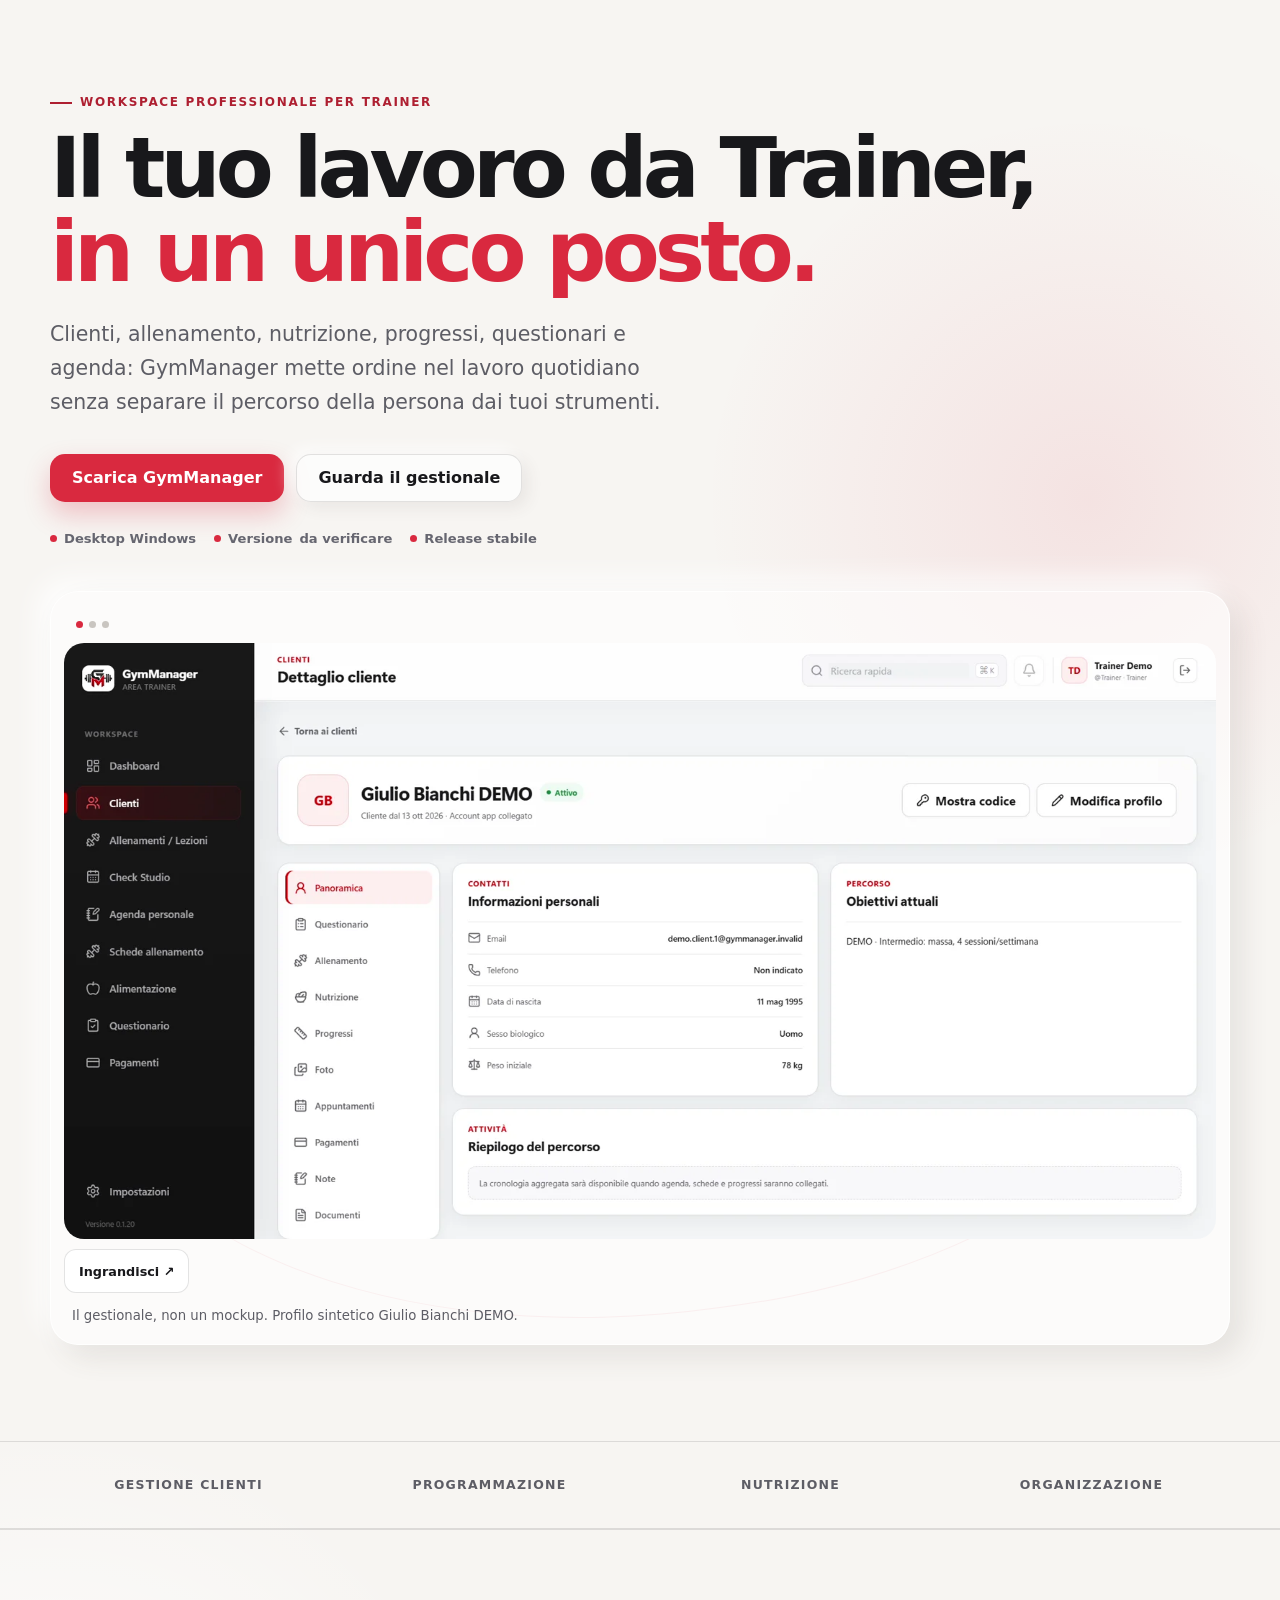
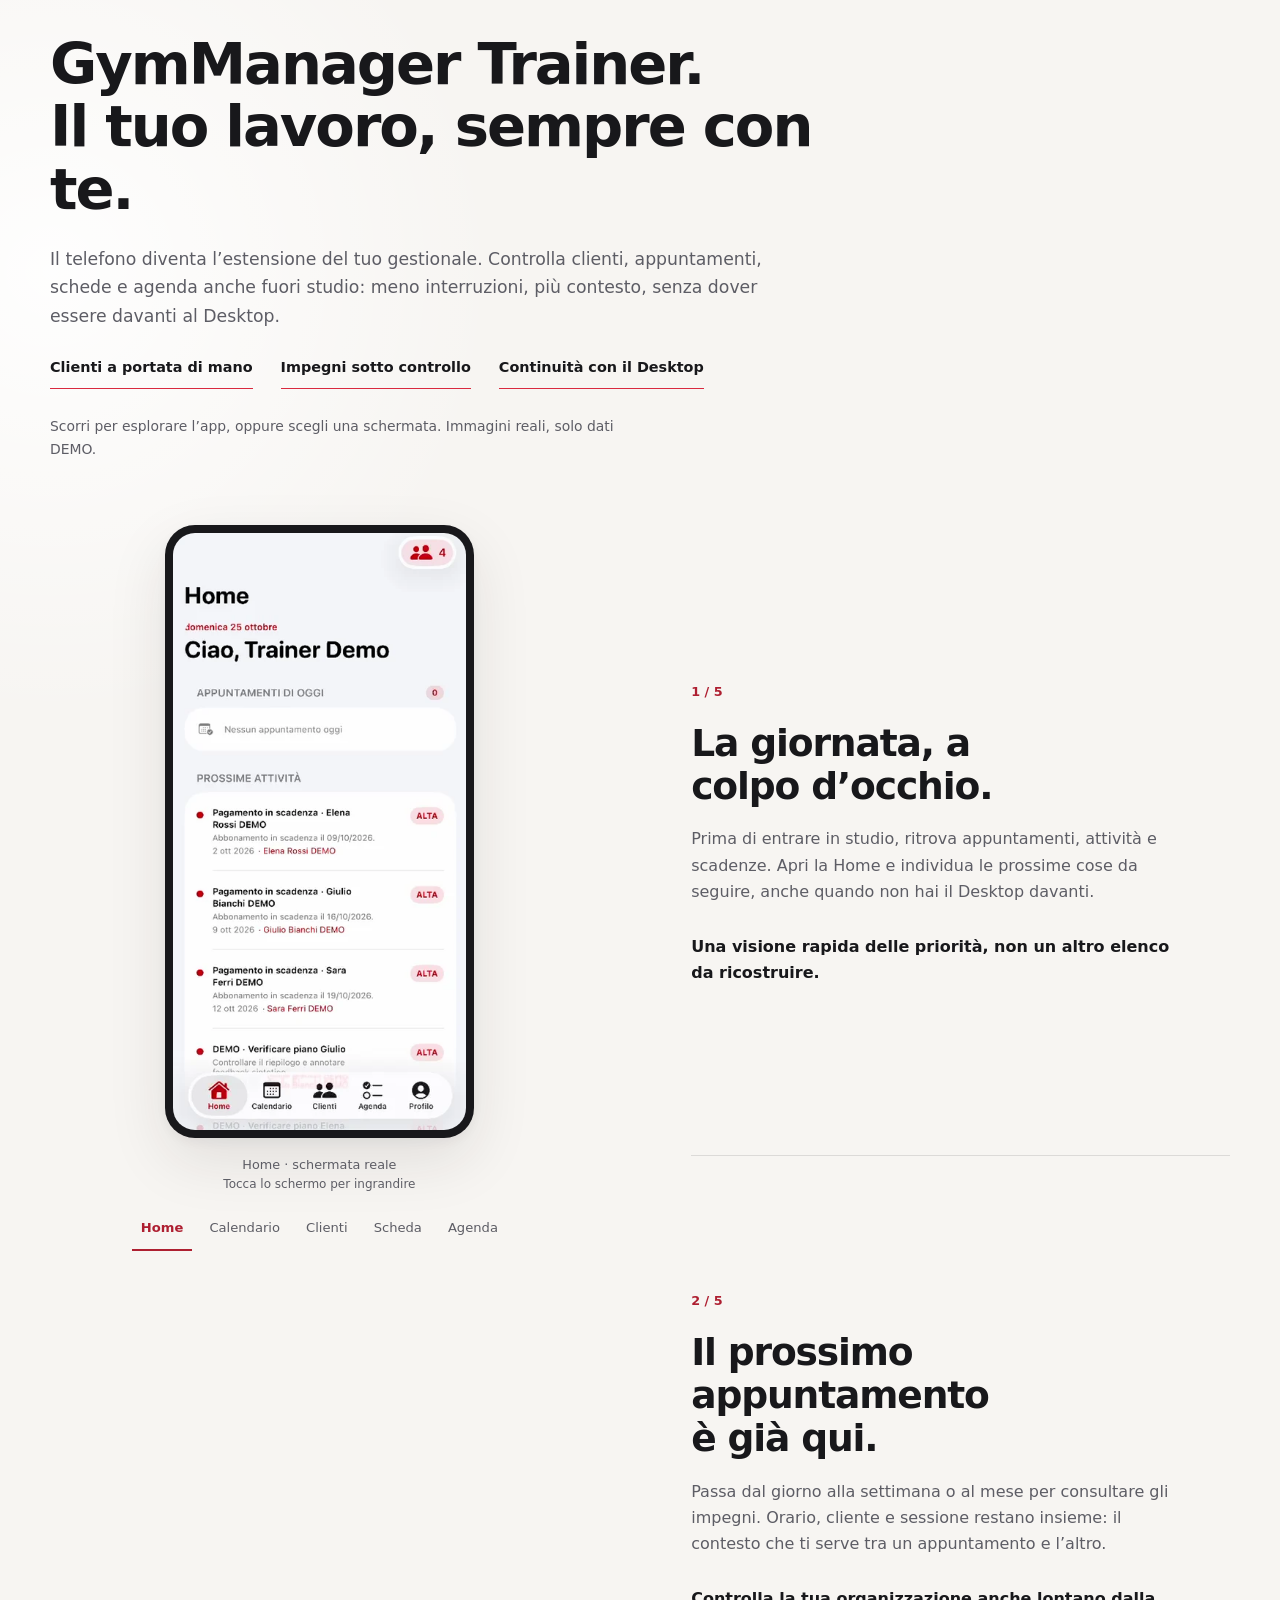
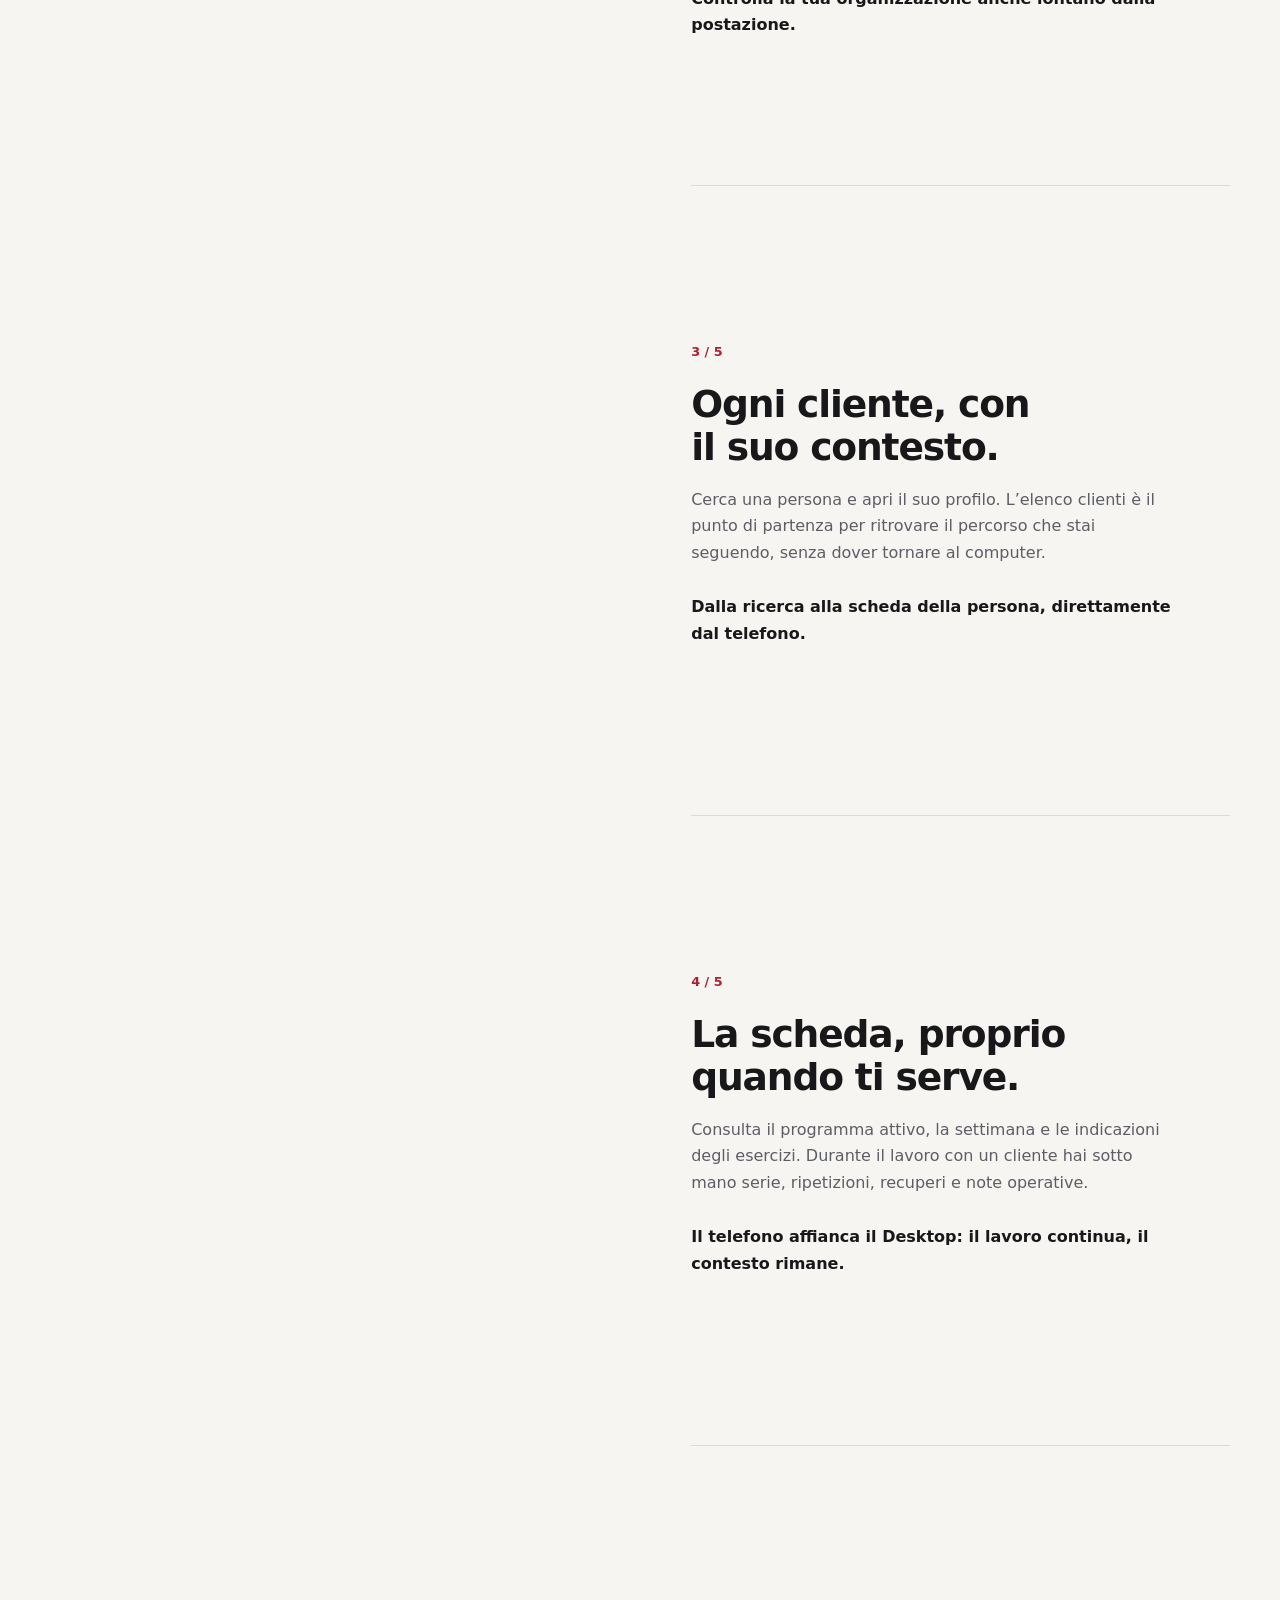
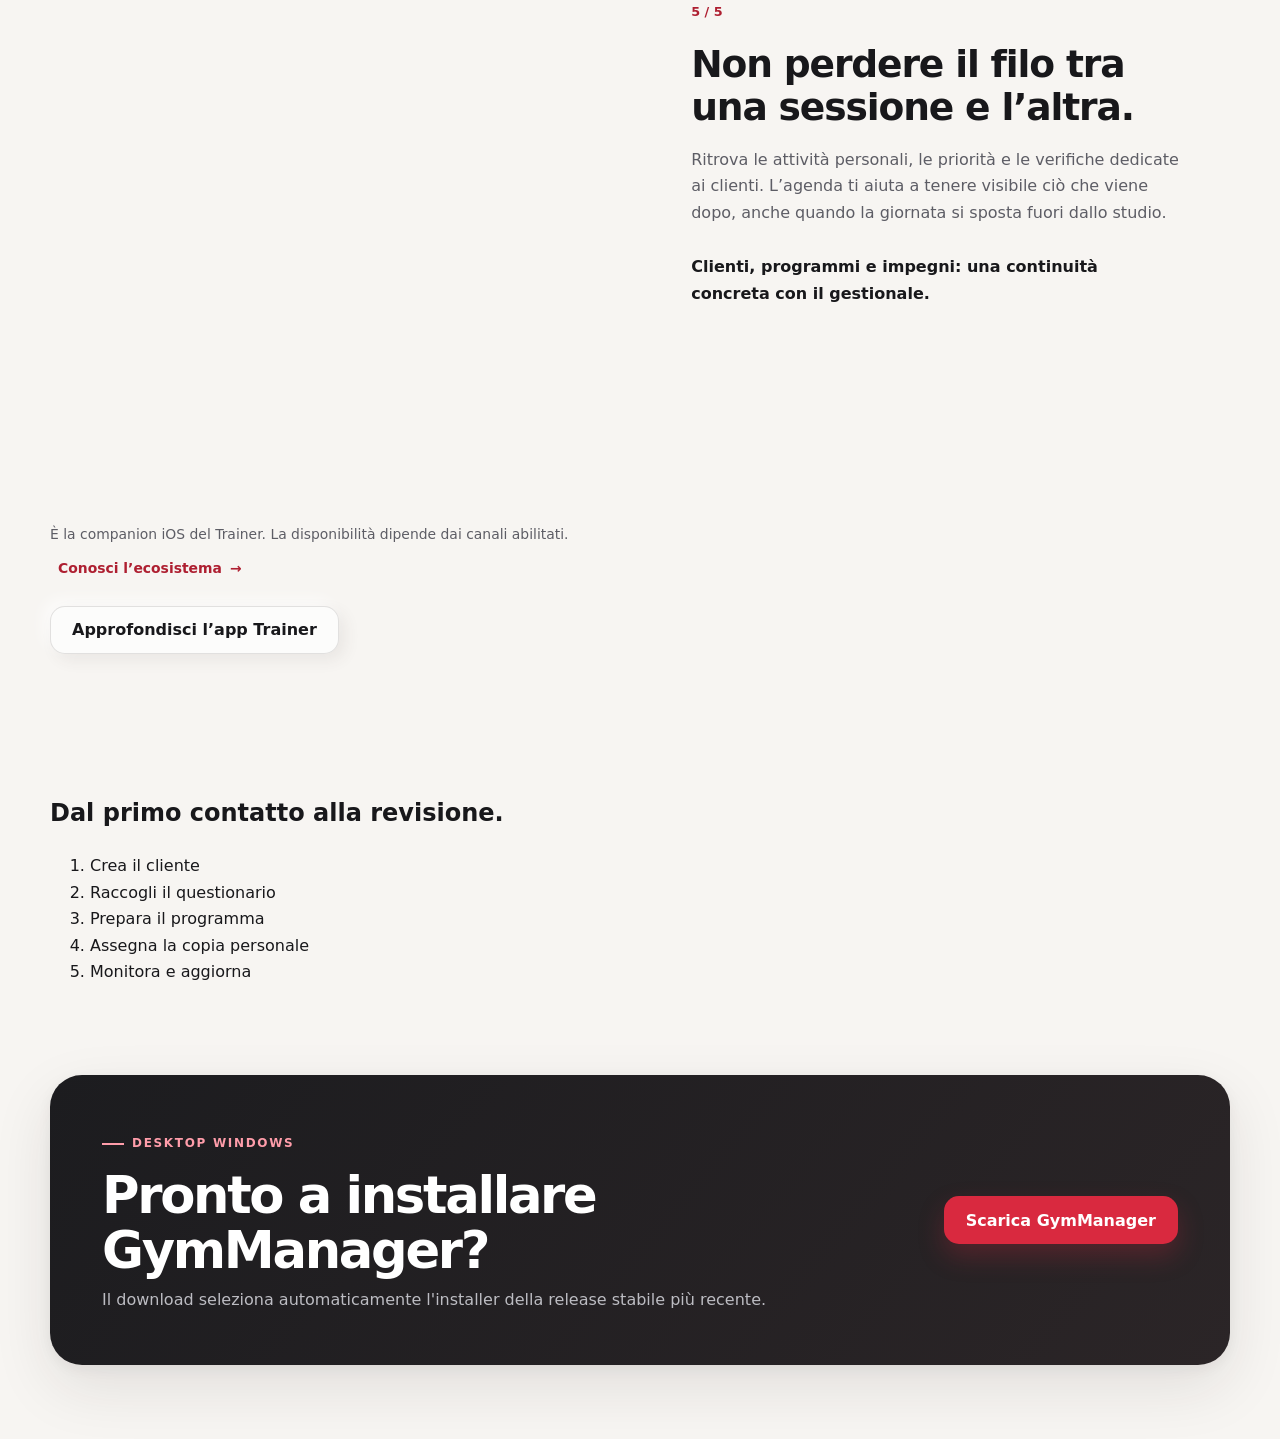
<file: index.html>
<!doctype html>
<html lang="it">
<head>
  <meta charset="utf-8">
  <meta name="viewport" content="width=device-width, initial-scale=1">
  <title>GymManager — Gestionale per Personal Trainer</title>
  <meta name="description" content="GymManager riunisce clienti, allenamento, nutrizione, progressi, questionari e agenda in un unico gestionale Desktop per Personal Trainer.">
  <meta property="og:title" content="GymManager — Gestionale per Personal Trainer">
  <meta property="og:description" content="Il lavoro quotidiano del Trainer, organizzato in un unico ambiente professionale.">
  <meta property="og:type" content="website">
  <meta name="theme-color" content="#18181b">
  <link rel="icon" href="assets/brand/favicon.png" type="image/png">
  <link rel="stylesheet" href="assets/css/styles.css">
  <link rel="stylesheet" href="assets/css/desktop.css">
  <script defer src="assets/js/site.js"></script>
  <script defer src="assets/js/app-showcase.js"></script>
  <script defer src="assets/js/download.js"></script>
</head>
<body class="route-home" id="top">
  <a class="skip-link" href="#contenuto">Vai al contenuto</a>
  <!-- Shared header is rendered by scripts/site-layout.mjs. -->

  <main id="contenuto">
    <section class="hero">
      <div class="hero-grid container">
        <div class="hero-copy reveal">
          <span class="eyebrow">Workspace professionale per Trainer</span>
          <h1>Il tuo lavoro da Trainer, <em>in un unico posto.</em></h1>
          <p>Clienti, allenamento, nutrizione, progressi, questionari e agenda: GymManager mette ordine nel lavoro quotidiano senza separare il percorso della persona dai tuoi strumenti.</p>
          <div class="hero-actions">
            <a class="button button--primary" href="download/">Scarica GymManager</a>
            <a class="button button--secondary" href="#desktop">Guarda il gestionale</a>
          </div>
          <div class="hero-meta" aria-label="Informazioni prodotto">
            <span>Desktop Windows</span>
            <span>Versione <b data-release-version>—</b></span>
            <span>Release stabile</span>
          </div>
        </div>
        <div class="hero-visual reveal">
          <div class="hero-orbit" aria-hidden="true"></div>
          <div class="app-frame">
            <div class="app-frame__bar" aria-hidden="true"><i></i><i></i><i></i></div>
            <img class="screenshot-image" data-screenshot fetchpriority="high" width="1600" height="828" src="assets/screenshots/12-client-demo.webp" alt="Scheda del cliente sintetico Giulio Bianchi DEMO nel gestionale reale: dati del percorso e accesso ad allenamento, nutrizione e progressi">
            <p class="media-caption">Il gestionale, non un mockup. Profilo sintetico Giulio Bianchi DEMO.</p>
          </div>
        </div>
      </div>
    </section>

    <div class="trust-strip" aria-label="Aree principali">
      <div class="trust-strip__inner container">
        <span>Gestione clienti</span><span>Programmazione</span><span>Nutrizione</span><span>Organizzazione</span>
      </div>
    </div>

    <!-- DESKTOP_PREVIEW -->

    <section class="section app-showcase" id="ios-trainer" aria-labelledby="trainer-overview-title" data-app-showcase>
      <div class="container">
        <header class="app-showcase__intro">
          <h2 id="trainer-overview-title">GymManager Trainer.<br>Il tuo lavoro, sempre con te.</h2>
          <p>Il telefono diventa l’estensione del tuo gestionale. Controlla clienti, appuntamenti, schede e agenda anche fuori studio: meno interruzioni, più contesto, senza dover essere davanti al Desktop.</p>
          <ul class="app-showcase__benefits" aria-label="Vantaggi dell’app Trainer">
            <li>Clienti a portata di mano</li><li>Impegni sotto controllo</li><li>Continuità con il Desktop</li>
          </ul>
          <p class="app-showcase__hint">Scorri per esplorare l’app, oppure scegli una schermata. Immagini reali, solo dati DEMO.</p>
        </header>
        <div class="app-showcase__layout">
          <aside class="app-showcase__stage" aria-label="Panoramica per schermate">
            <figure class="app-showcase__figure">
              <button class="showcase-phone" type="button" data-showcase-phone aria-label="Ingrandisci la schermata attiva" aria-haspopup="dialog">
                <img data-showcase-screen="home" class="is-active" src="assets/screenshots/ios-trainer-home.webp" alt="Home reale iOS Trainer con attività e scadenze sintetiche del Trainer Demo" width="400" height="816" loading="lazy" decoding="async">
                <img data-showcase-screen="calendar" aria-hidden="true" src="assets/screenshots/ios-trainer-calendar.webp" alt="Calendario settimanale reale iOS Trainer con allenamenti del cliente Giulio Bianchi DEMO" width="400" height="816" loading="lazy" decoding="async">
                <img data-showcase-screen="clients" aria-hidden="true" src="assets/screenshots/ios-trainer-clients.webp" alt="Elenco clienti reale iOS Trainer con quattro profili sintetici contrassegnati DEMO" width="400" height="816" loading="lazy" decoding="async">
                <img data-showcase-screen="workout" aria-hidden="true" src="assets/screenshots/ios-trainer-workout.webp" alt="Scheda allenamento reale del cliente DEMO con settimana, sessione, serie, ripetizioni e recupero" width="400" height="816" loading="lazy" decoding="async">
                <img data-showcase-screen="agenda" aria-hidden="true" src="assets/screenshots/ios-trainer-agenda.webp" alt="Agenda reale iOS Trainer con attività di verifica e promemoria dei soli clienti DEMO" width="400" height="816" loading="lazy" decoding="async">
              </button>
              <figcaption><span data-showcase-caption>Home · schermata reale iOS Trainer</span><span class="app-showcase__zoom-hint">Tocca lo schermo per ingrandire</span></figcaption>
            </figure>
            <div class="app-showcase__active-copy" data-showcase-active-copy hidden></div>
            <nav class="app-showcase__nav" aria-label="Scegli una schermata Trainer">
              <a href="#trainer-home" data-showcase-link="home" aria-current="step">Home</a>
              <a href="#trainer-calendar" data-showcase-link="calendar">Calendario</a>
              <a href="#trainer-clients" data-showcase-link="clients">Clienti</a>
              <a href="#trainer-workout" data-showcase-link="workout">Scheda</a>
              <a href="#trainer-agenda" data-showcase-link="agenda">Agenda</a>
            </nav>
            <p class="app-showcase__media-error" role="status" hidden>Immagine non disponibile. Puoi continuare a leggere la panoramica qui accanto.</p>
          </aside>
          <div class="app-showcase__steps">
            <article class="app-showcase__step" id="trainer-home" data-showcase-step="home" data-showcase-label="Home">
              <div class="app-showcase__step-copy">
                <span class="app-showcase__index" aria-hidden="true">1 / 5</span>
                <h3>La giornata, a colpo d’occhio.</h3>
                <p>Prima di entrare in studio, ritrova appuntamenti, attività e scadenze. Apri la Home e individua le prossime cose da seguire, anche quando non hai il Desktop davanti.</p>
                <p class="app-showcase__feature">Una visione rapida delle priorità, non un altro elenco da ricostruire.</p>
              </div>
              <img class="app-showcase__inline" src="assets/screenshots/ios-trainer-home.webp" alt="Home reale iOS Trainer con attività e scadenze sintetiche del Trainer Demo" width="400" height="816" loading="lazy" decoding="async">
            </article>
            <article class="app-showcase__step" id="trainer-calendar" data-showcase-step="calendar" data-showcase-label="Calendario">
              <div class="app-showcase__step-copy">
                <span class="app-showcase__index" aria-hidden="true">2 / 5</span>
                <h3>Il prossimo appuntamento è già qui.</h3>
                <p>Passa dal giorno alla settimana o al mese per consultare gli impegni. Orario, cliente e sessione restano insieme: il contesto che ti serve tra un appuntamento e l’altro.</p>
                <p class="app-showcase__feature">Controlla la tua organizzazione anche lontano dalla postazione.</p>
              </div>
              <img class="app-showcase__inline" src="assets/screenshots/ios-trainer-calendar.webp" alt="Calendario settimanale reale iOS Trainer con allenamenti del cliente Giulio Bianchi DEMO" width="400" height="816" loading="lazy" decoding="async">
            </article>
            <article class="app-showcase__step" id="trainer-clients" data-showcase-step="clients" data-showcase-label="Clienti">
              <div class="app-showcase__step-copy">
                <span class="app-showcase__index" aria-hidden="true">3 / 5</span>
                <h3>Ogni cliente, con il suo contesto.</h3>
                <p>Cerca una persona e apri il suo profilo. L’elenco clienti è il punto di partenza per ritrovare il percorso che stai seguendo, senza dover tornare al computer.</p>
                <p class="app-showcase__feature">Dalla ricerca alla scheda della persona, direttamente dal telefono.</p>
              </div>
              <img class="app-showcase__inline" src="assets/screenshots/ios-trainer-clients.webp" alt="Elenco clienti reale iOS Trainer con quattro profili sintetici contrassegnati DEMO" width="400" height="816" loading="lazy" decoding="async">
            </article>
            <article class="app-showcase__step" id="trainer-workout" data-showcase-step="workout" data-showcase-label="Scheda">
              <div class="app-showcase__step-copy">
                <span class="app-showcase__index" aria-hidden="true">4 / 5</span>
                <h3>La scheda, proprio quando ti serve.</h3>
                <p>Consulta il programma attivo, la settimana e le indicazioni degli esercizi. Durante il lavoro con un cliente hai sotto mano serie, ripetizioni, recuperi e note operative.</p>
                <p class="app-showcase__feature">Il telefono affianca il Desktop: il lavoro continua, il contesto rimane.</p>
              </div>
              <img class="app-showcase__inline" src="assets/screenshots/ios-trainer-workout.webp" alt="Scheda allenamento reale del cliente DEMO con settimana, sessione, serie, ripetizioni e recupero" width="400" height="816" loading="lazy" decoding="async">
            </article>
            <article class="app-showcase__step" id="trainer-agenda" data-showcase-step="agenda" data-showcase-label="Agenda">
              <div class="app-showcase__step-copy">
                <span class="app-showcase__index" aria-hidden="true">5 / 5</span>
                <h3>Non perdere il filo tra una sessione e l’altra.</h3>
                <p>Ritrova le attività personali, le priorità e le verifiche dedicate ai clienti. L’agenda ti aiuta a tenere visibile ciò che viene dopo, anche quando la giornata si sposta fuori dallo studio.</p>
                <p class="app-showcase__feature">Clienti, programmi e impegni: una continuità concreta con il gestionale.</p>
              </div>
              <img class="app-showcase__inline" src="assets/screenshots/ios-trainer-agenda.webp" alt="Agenda reale iOS Trainer con attività di verifica e promemoria dei soli clienti DEMO" width="400" height="816" loading="lazy" decoding="async">
            </article>
          </div>
        </div>
        <p class="app-showcase__availability">È la companion iOS del Trainer. La disponibilità dipende dai canali abilitati. <a class="text-link" href="#ecosistema">Conosci l’ecosistema</a></p>
        <p><a class="button button--secondary" href="app-trainer/">Approfondisci l’app Trainer</a></p>
      </div>
    </section>

    <!-- CLIENT_PREVIEW -->

    <div id="come-funziona" class="container workflow-intro"><h2>Dal primo contatto alla revisione.</h2><ol><li>Crea il cliente</li><li>Raccogli il questionario</li><li>Prepara il programma</li><li>Assegna la copia personale</li><li>Monitora e aggiorna</li></ol></div>
    <!-- ECOSYSTEM_STORY -->

<section class="section section--compact" id="inizia">
      <div class="container">
        <div class="cta-panel reveal">
          <div><span class="eyebrow">Desktop Windows</span><h2>Pronto a installare GymManager?</h2><p>Il download seleziona automaticamente l'installer della release stabile più recente.</p></div>
          <a class="button button--primary" href="download/">Scarica GymManager</a>
        </div>
      </div>
    </section>



  </main>

  <!-- Shared footer is rendered by scripts/site-layout.mjs. -->
</body>
</html>
</file>
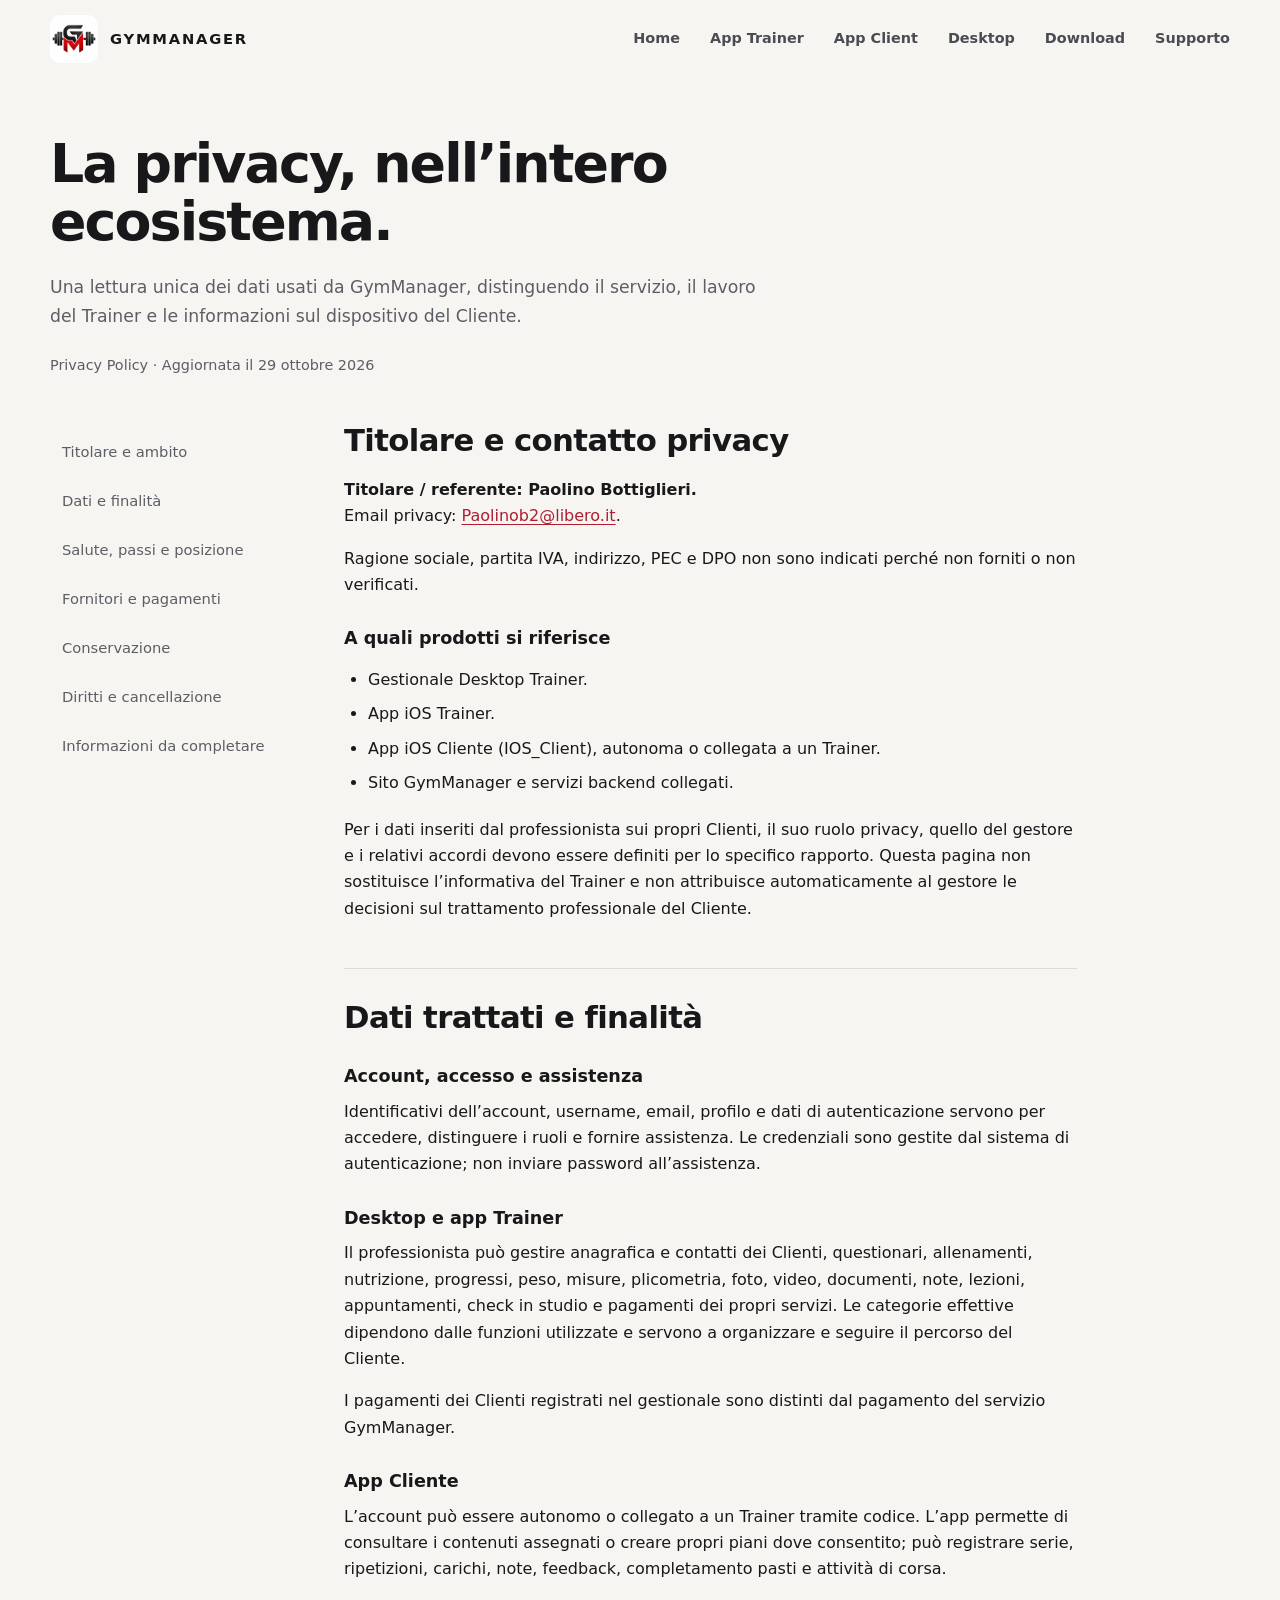
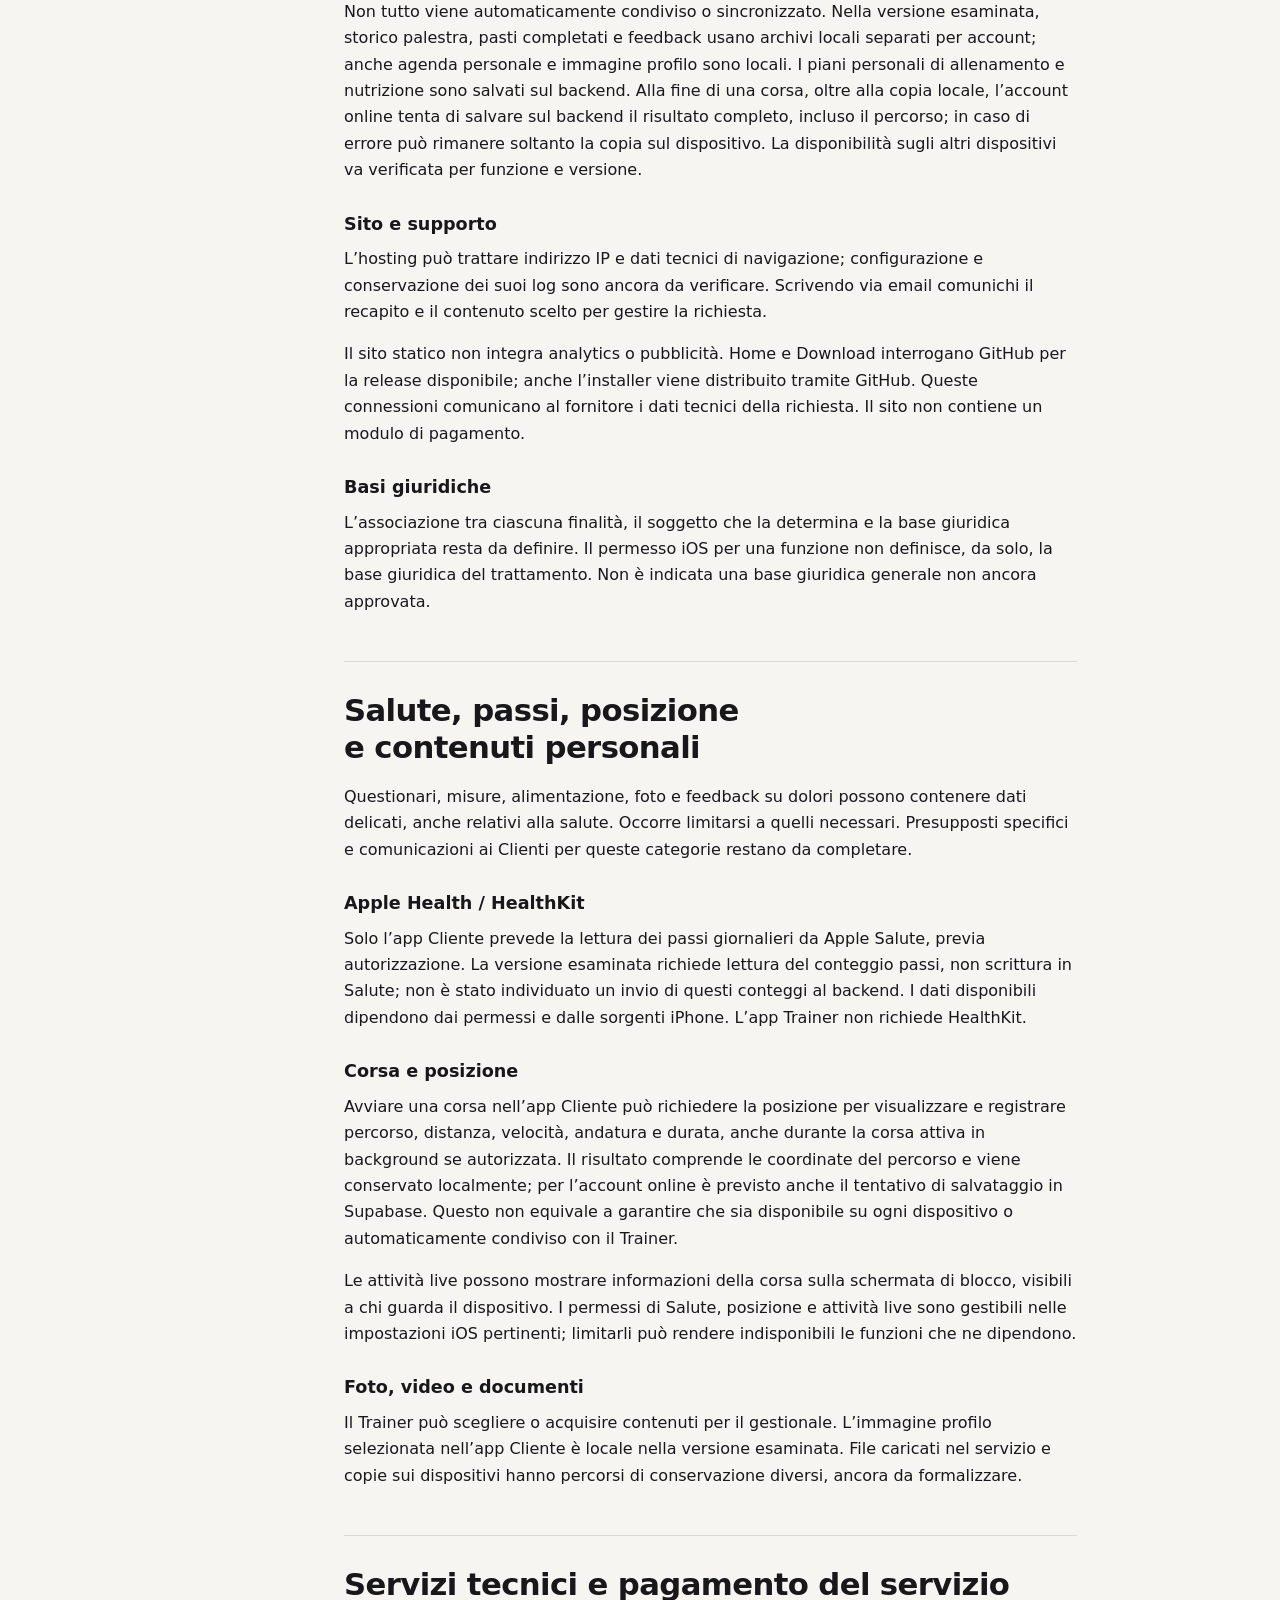
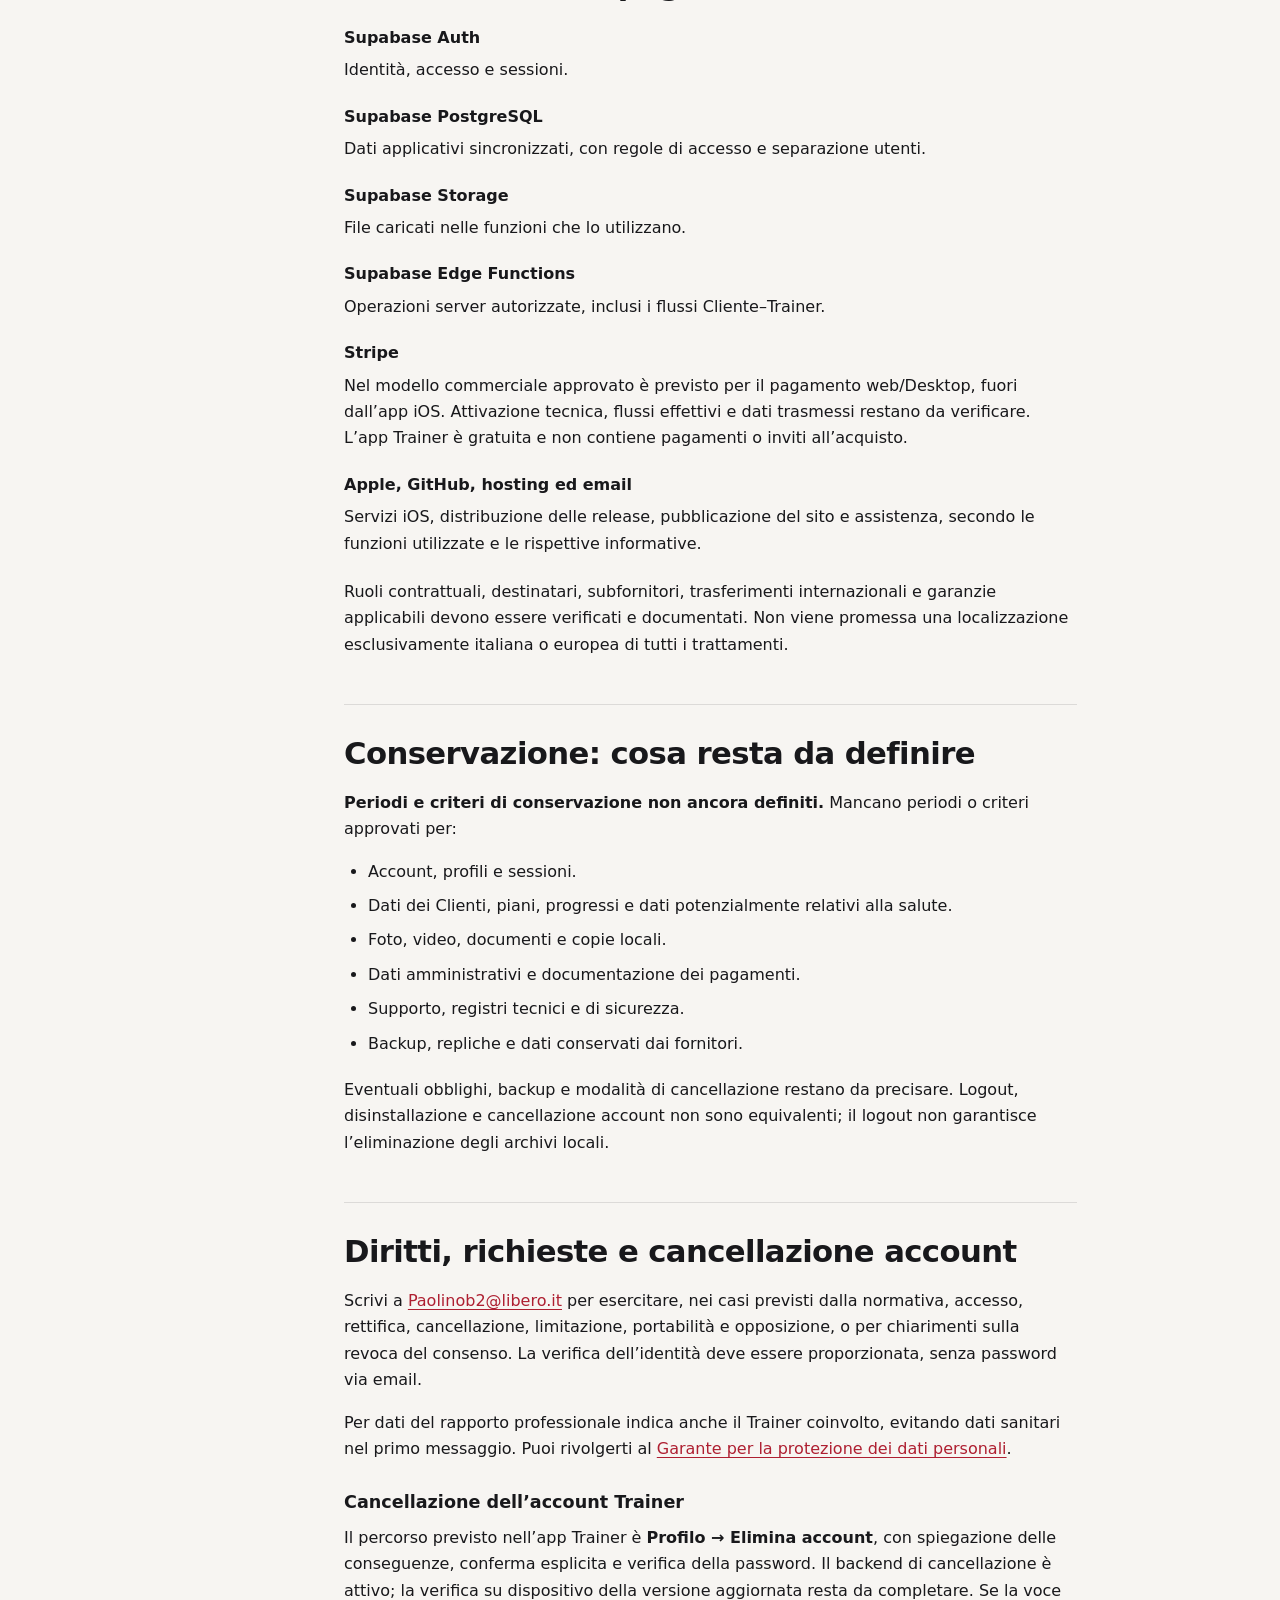
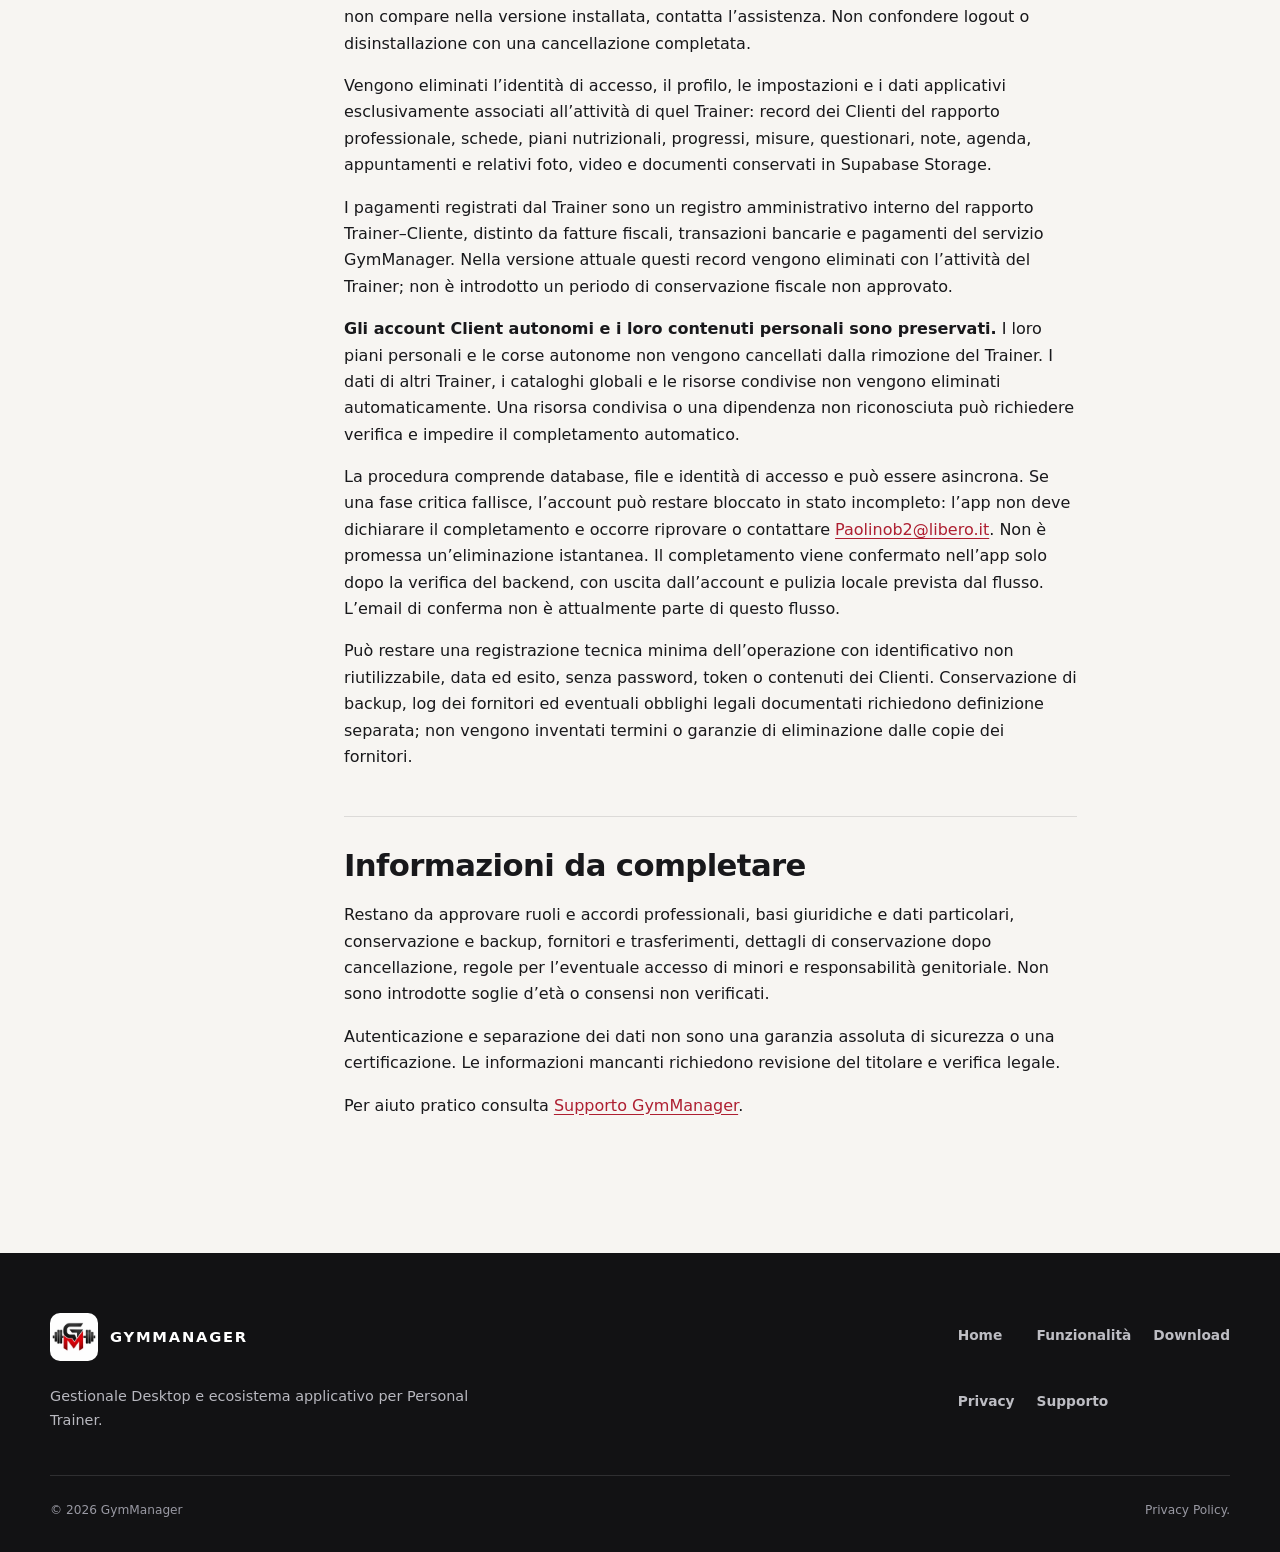
<file: privacy/index.html>
<!doctype html>
<html lang="it">
<head>
  <meta charset="utf-8">
  <meta name="viewport" content="width=device-width, initial-scale=1">
  <title>Privacy Policy — GymManager</title>
  <meta name="description" content="Privacy Policy GymManager: Desktop Trainer, app iOS Trainer e Cliente, sito e servizi collegati.">
  <meta name="theme-color" content="#18181b">
  <link rel="icon" href="../assets/brand/favicon.png" type="image/png">
  <link rel="stylesheet" href="../assets/css/styles.css">
  <link rel="stylesheet" href="../assets/css/legal.css">
  <script defer src="../assets/js/site.js"></script>
</head>
<body class="legal-page">
  <a class="skip-link" href="#contenuto">Vai al contenuto</a>
  <header class="site-header">
    <nav class="nav container" aria-label="Navigazione principale">
      <a class="brand" href="../index.html" aria-label="GymManager, Home"><img class="brand-logo" src="../assets/brand/gymmanager-logo.webp" alt="Logo GymManager" width="48" height="48"><span>GYMMANAGER</span></a>
      <button class="nav-toggle" type="button" aria-expanded="false" aria-controls="nav-links" aria-label="Apri il menu"><span></span></button>
      <div class="nav-links" id="nav-links"><a href="../index.html">Home</a><a href="../index.html#ios-trainer" data-nav-section="ios-trainer">App Trainer</a>
        <a href="../index.html#ios-client" data-nav-section="ios-client">App Client</a>
        <a href="../index.html#desktop" data-nav-section="desktop">Desktop</a><a href="../download.html">Download</a><a href="../support/">Supporto</a></div>
    </nav>
  </header>
  <main id="contenuto">
    <div class="container">
      <header class="legal-hero">
        <h1>La privacy, nell’intero ecosistema.</h1>
        <p>Una lettura unica dei dati usati da GymManager, distinguendo il servizio, il lavoro del Trainer e le informazioni sul dispositivo del Cliente.</p>
        <p class="legal-meta">Privacy Policy · Aggiornata il <time datetime="2026-10-29">29 ottobre 2026</time></p>
      </header>
      <div class="legal-layout">
        <nav class="legal-toc" aria-label="Indice Privacy Policy"><a href="#titolare">Titolare e ambito</a><a href="#dati">Dati e finalità</a><a href="#salute">Salute, passi e posizione</a><a href="#fornitori">Fornitori e pagamenti</a><a href="#conservazione">Conservazione</a><a href="#diritti">Diritti e cancellazione</a><a href="#da-definire">Informazioni da completare</a></nav>
        <article class="legal-copy" aria-label="Privacy Policy">
          <section id="titolare">
            <h2>Titolare e contatto privacy</h2>
            <p><strong>Titolare / referente: Paolino Bottiglieri.</strong><br>Email privacy: <a href="mailto:Paolinob2@libero.it">Paolinob2@libero.it</a>.</p>
            <p>Ragione sociale, partita IVA, indirizzo, PEC e DPO non sono indicati perché non forniti o non verificati.</p>
            <h3>A quali prodotti si riferisce</h3>
            <ul><li>Gestionale Desktop Trainer.</li><li>App iOS Trainer.</li><li>App iOS Cliente (IOS_Client), autonoma o collegata a un Trainer.</li><li>Sito GymManager e servizi backend collegati.</li></ul>
            <p>Per i dati inseriti dal professionista sui propri Clienti, il suo ruolo privacy, quello del gestore e i relativi accordi devono essere definiti per lo specifico rapporto. Questa pagina non sostituisce l’informativa del Trainer e non attribuisce automaticamente al gestore le decisioni sul trattamento professionale del Cliente.</p>
          </section>
          <section id="dati">
            <h2>Dati trattati e finalità</h2>
            <h3>Account, accesso e assistenza</h3>
            <p>Identificativi dell’account, username, email, profilo e dati di autenticazione servono per accedere, distinguere i ruoli e fornire assistenza. Le credenziali sono gestite dal sistema di autenticazione; non inviare password all’assistenza.</p>
            <h3>Desktop e app Trainer</h3>
            <p>Il professionista può gestire anagrafica e contatti dei Clienti, questionari, allenamenti, nutrizione, progressi, peso, misure, plicometria, foto, video, documenti, note, lezioni, appuntamenti, check in studio e pagamenti dei propri servizi. Le categorie effettive dipendono dalle funzioni utilizzate e servono a organizzare e seguire il percorso del Cliente.</p>
            <p>I pagamenti dei Clienti registrati nel gestionale sono distinti dal pagamento del servizio GymManager.</p>
            <h3>App Cliente</h3>
            <p>L’account può essere autonomo o collegato a un Trainer tramite codice. L’app permette di consultare i contenuti assegnati o creare propri piani dove consentito; può registrare serie, ripetizioni, carichi, note, feedback, completamento pasti e attività di corsa.</p>
            <p>Non tutto viene automaticamente condiviso o sincronizzato. Nella versione esaminata, storico palestra, pasti completati e feedback usano archivi locali separati per account; anche agenda personale e immagine profilo sono locali. I piani personali di allenamento e nutrizione sono salvati sul backend. Alla fine di una corsa, oltre alla copia locale, l’account online tenta di salvare sul backend il risultato completo, incluso il percorso; in caso di errore può rimanere soltanto la copia sul dispositivo. La disponibilità sugli altri dispositivi va verificata per funzione e versione.</p>
            <h3>Sito e supporto</h3>
            <p>L’hosting può trattare indirizzo IP e dati tecnici di navigazione; configurazione e conservazione dei suoi log sono ancora da verificare. Scrivendo via email comunichi il recapito e il contenuto scelto per gestire la richiesta.</p>
            <p>Il sito statico non integra analytics o pubblicità. Home e Download interrogano GitHub per la release disponibile; anche l’installer viene distribuito tramite GitHub. Queste connessioni comunicano al fornitore i dati tecnici della richiesta. Il sito non contiene un modulo di pagamento.</p>
            <h3>Basi giuridiche</h3>
            <p>L’associazione tra ciascuna finalità, il soggetto che la determina e la base giuridica appropriata resta da definire. Il permesso iOS per una funzione non definisce, da solo, la base giuridica del trattamento. Non è indicata una base giuridica generale non ancora approvata.</p>
          </section>
          <section id="salute">
            <h2>Salute, passi, posizione e contenuti personali</h2>
            <p>Questionari, misure, alimentazione, foto e feedback su dolori possono contenere dati delicati, anche relativi alla salute. Occorre limitarsi a quelli necessari. Presupposti specifici e comunicazioni ai Clienti per queste categorie restano da completare.</p>
            <h3>Apple Health / HealthKit</h3>
            <p>Solo l’app Cliente prevede la lettura dei passi giornalieri da Apple Salute, previa autorizzazione. La versione esaminata richiede lettura del conteggio passi, non scrittura in Salute; non è stato individuato un invio di questi conteggi al backend. I dati disponibili dipendono dai permessi e dalle sorgenti iPhone. L’app Trainer non richiede HealthKit.</p>
            <h3>Corsa e posizione</h3>
            <p>Avviare una corsa nell’app Cliente può richiedere la posizione per visualizzare e registrare percorso, distanza, velocità, andatura e durata, anche durante la corsa attiva in background se autorizzata. Il risultato comprende le coordinate del percorso e viene conservato localmente; per l’account online è previsto anche il tentativo di salvataggio in Supabase. Questo non equivale a garantire che sia disponibile su ogni dispositivo o automaticamente condiviso con il Trainer.</p>
            <p>Le attività live possono mostrare informazioni della corsa sulla schermata di blocco, visibili a chi guarda il dispositivo. I permessi di Salute, posizione e attività live sono gestibili nelle impostazioni iOS pertinenti; limitarli può rendere indisponibili le funzioni che ne dipendono.</p>
            <h3>Foto, video e documenti</h3>
            <p>Il Trainer può scegliere o acquisire contenuti per il gestionale. L’immagine profilo selezionata nell’app Cliente è locale nella versione esaminata. File caricati nel servizio e copie sui dispositivi hanno percorsi di conservazione diversi, ancora da formalizzare.</p>
          </section>
          <section id="fornitori">
            <h2>Servizi tecnici e pagamento del servizio</h2>
            <dl class="legal-definitions">
              <dt>Supabase Auth</dt><dd>Identità, accesso e sessioni.</dd>
              <dt>Supabase PostgreSQL</dt><dd>Dati applicativi sincronizzati, con regole di accesso e separazione utenti.</dd>
              <dt>Supabase Storage</dt><dd>File caricati nelle funzioni che lo utilizzano.</dd>
              <dt>Supabase Edge Functions</dt><dd>Operazioni server autorizzate, inclusi i flussi Cliente–Trainer.</dd>
              <dt>Stripe</dt><dd>Nel modello commerciale approvato è previsto per il pagamento web/Desktop, fuori dall’app iOS. Attivazione tecnica, flussi effettivi e dati trasmessi restano da verificare. L’app Trainer è gratuita e non contiene pagamenti o inviti all’acquisto.</dd>
              <dt>Apple, GitHub, hosting ed email</dt><dd>Servizi iOS, distribuzione delle release, pubblicazione del sito e assistenza, secondo le funzioni utilizzate e le rispettive informative.</dd>
            </dl>
            <p>Ruoli contrattuali, destinatari, subfornitori, trasferimenti internazionali e garanzie applicabili devono essere verificati e documentati. Non viene promessa una localizzazione esclusivamente italiana o europea di tutti i trattamenti.</p>
          </section>
          <section id="conservazione">
            <h2>Conservazione: cosa resta da definire</h2>
            <p><strong>Periodi e criteri di conservazione non ancora definiti.</strong> Mancano periodi o criteri approvati per:</p>
            <ul><li>Account, profili e sessioni.</li><li>Dati dei Clienti, piani, progressi e dati potenzialmente relativi alla salute.</li><li>Foto, video, documenti e copie locali.</li><li>Dati amministrativi e documentazione dei pagamenti.</li><li>Supporto, registri tecnici e di sicurezza.</li><li>Backup, repliche e dati conservati dai fornitori.</li></ul>
            <p>Eventuali obblighi, backup e modalità di cancellazione restano da precisare. Logout, disinstallazione e cancellazione account non sono equivalenti; il logout non garantisce l’eliminazione degli archivi locali.</p>
          </section>
          <section id="diritti">
            <h2>Diritti, richieste e cancellazione account</h2>
            <p>Scrivi a <a href="mailto:Paolinob2@libero.it">Paolinob2@libero.it</a> per esercitare, nei casi previsti dalla normativa, accesso, rettifica, cancellazione, limitazione, portabilità e opposizione, o per chiarimenti sulla revoca del consenso. La verifica dell’identità deve essere proporzionata, senza password via email.</p>
            <p>Per dati del rapporto professionale indica anche il Trainer coinvolto, evitando dati sanitari nel primo messaggio. Puoi rivolgerti al <a href="https://www.garanteprivacy.it/home/i-miei-diritti">Garante per la protezione dei dati personali</a>.</p>
            <h3>Cancellazione dell’account Trainer</h3>
            <p>Il percorso previsto nell’app Trainer è <strong>Profilo → Elimina account</strong>, con spiegazione delle conseguenze, conferma esplicita e verifica della password. Il backend di cancellazione è attivo; la verifica su dispositivo della versione aggiornata resta da completare. Se la voce non compare nella versione installata, contatta l’assistenza. Non confondere logout o disinstallazione con una cancellazione completata.</p>
            <p>Vengono eliminati l’identità di accesso, il profilo, le impostazioni e i dati applicativi esclusivamente associati all’attività di quel Trainer: record dei Clienti del rapporto professionale, schede, piani nutrizionali, progressi, misure, questionari, note, agenda, appuntamenti e relativi foto, video e documenti conservati in Supabase Storage.</p>
            <p>I pagamenti registrati dal Trainer sono un registro amministrativo interno del rapporto Trainer–Cliente, distinto da fatture fiscali, transazioni bancarie e pagamenti del servizio GymManager. Nella versione attuale questi record vengono eliminati con l’attività del Trainer; non è introdotto un periodo di conservazione fiscale non approvato.</p>
            <p><strong>Gli account Client autonomi e i loro contenuti personali sono preservati.</strong> I loro piani personali e le corse autonome non vengono cancellati dalla rimozione del Trainer. I dati di altri Trainer, i cataloghi globali e le risorse condivise non vengono eliminati automaticamente. Una risorsa condivisa o una dipendenza non riconosciuta può richiedere verifica e impedire il completamento automatico.</p>
            <p>La procedura comprende database, file e identità di accesso e può essere asincrona. Se una fase critica fallisce, l’account può restare bloccato in stato incompleto: l’app non deve dichiarare il completamento e occorre riprovare o contattare <a href="mailto:Paolinob2@libero.it">Paolinob2@libero.it</a>. Non è promessa un’eliminazione istantanea. Il completamento viene confermato nell’app solo dopo la verifica del backend, con uscita dall’account e pulizia locale prevista dal flusso. L’email di conferma non è attualmente parte di questo flusso.</p>
            <p>Può restare una registrazione tecnica minima dell’operazione con identificativo non riutilizzabile, data ed esito, senza password, token o contenuti dei Clienti. Conservazione di backup, log dei fornitori ed eventuali obblighi legali documentati richiedono definizione separata; non vengono inventati termini o garanzie di eliminazione dalle copie dei fornitori.</p>
          </section>
          <section id="da-definire">
            <h2>Informazioni da completare</h2>
            <p>Restano da approvare ruoli e accordi professionali, basi giuridiche e dati particolari, conservazione e backup, fornitori e trasferimenti, dettagli di conservazione dopo cancellazione, regole per l’eventuale accesso di minori e responsabilità genitoriale. Non sono introdotte soglie d’età o consensi non verificati.</p>
            <p>Autenticazione e separazione dei dati non sono una garanzia assoluta di sicurezza o una certificazione. Le informazioni mancanti richiedono revisione del titolare e verifica legale.</p>
            <p>Per aiuto pratico consulta <a href="../support/">Supporto GymManager</a>.</p>
          </section>
        </article>
      </div>
    </div>
  </main>
  <footer class="site-footer">
    <div class="footer-grid container"><div class="footer-brand"><a class="brand" href="../index.html"><img class="brand-logo" src="../assets/brand/gymmanager-logo.webp" alt="Logo GymManager" width="48" height="48"><span>GYMMANAGER</span></a><p>Gestionale Desktop e ecosistema applicativo per Personal Trainer.</p></div><nav class="footer-links" aria-label="Navigazione footer"><a href="../index.html">Home</a><a href="../funzionalita.html">Funzionalità</a><a href="../download.html">Download</a><a href="../privacy/" aria-current="page">Privacy</a><a href="../support/">Supporto</a></nav></div>
    <div class="footer-bottom container"><span>© <span data-year></span> GymManager</span><span>Privacy Policy.</span></div>
  </footer>
</body>
</html>
</file>
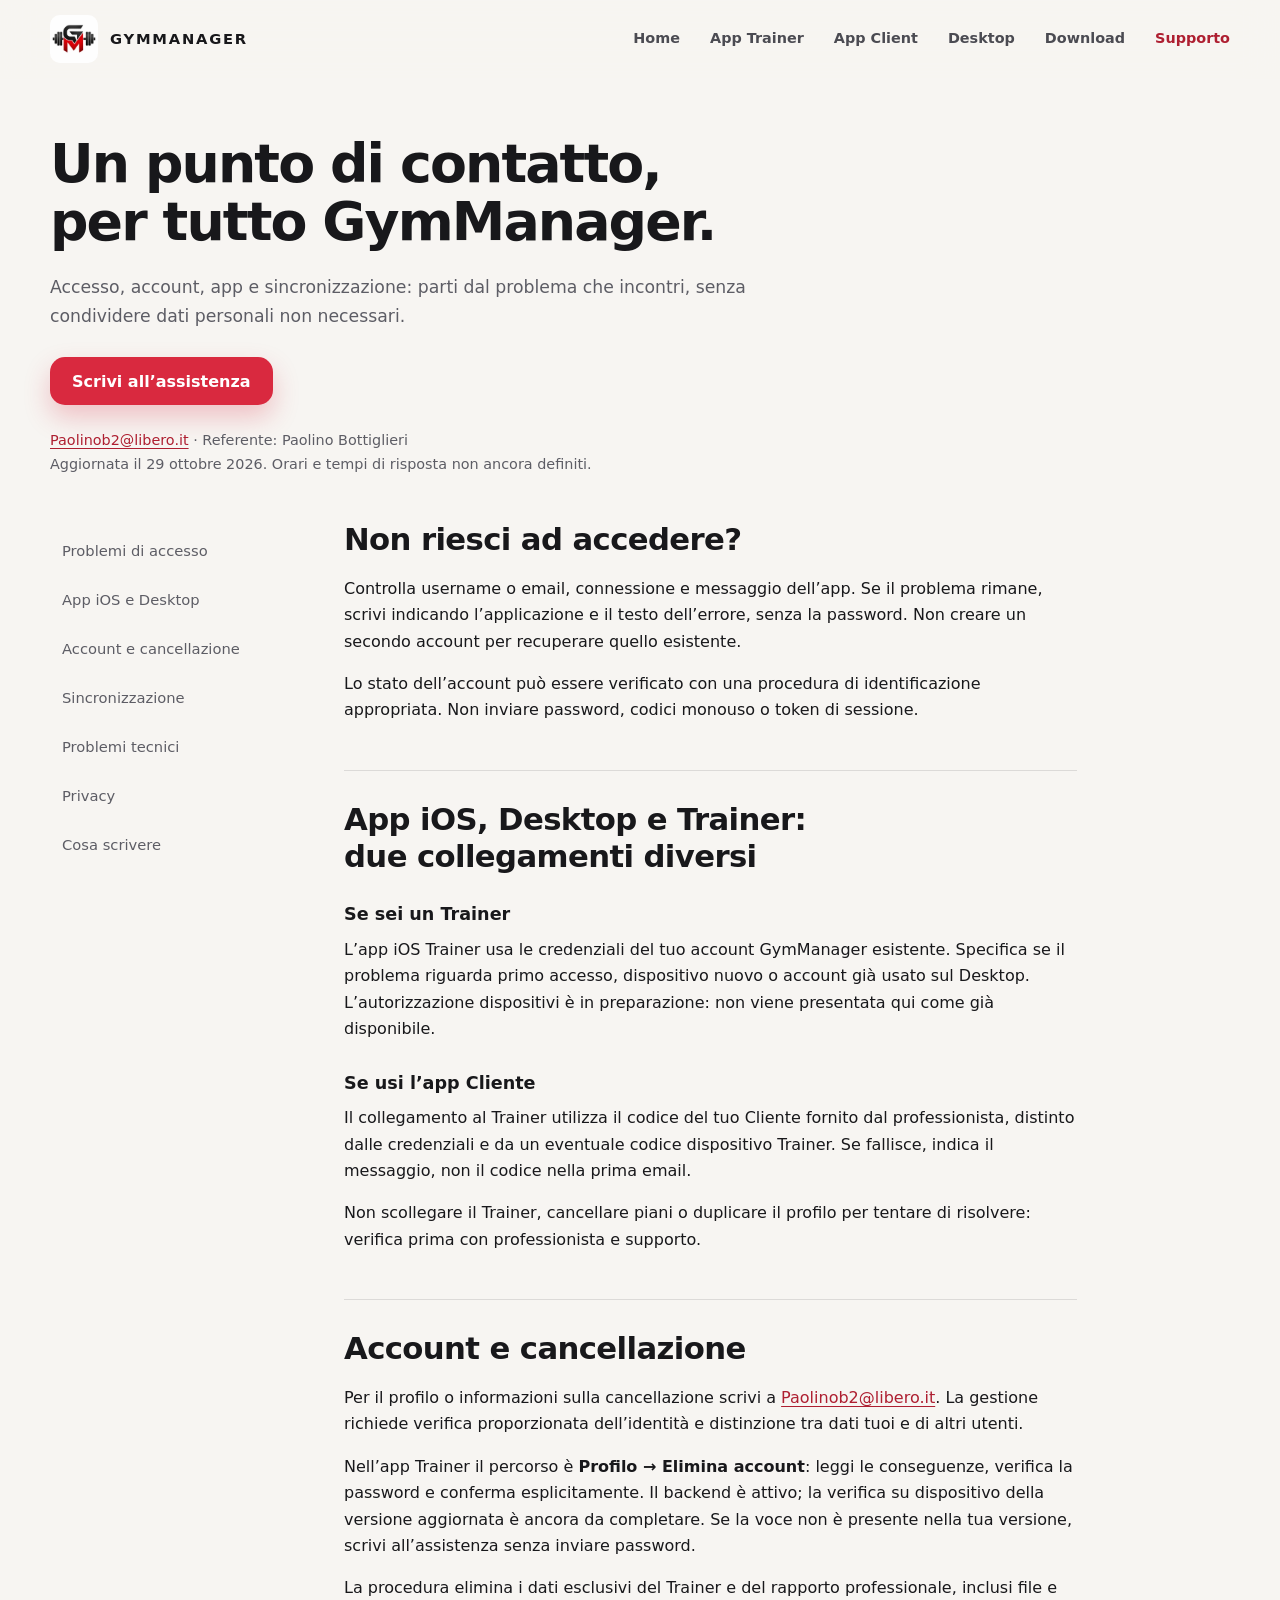
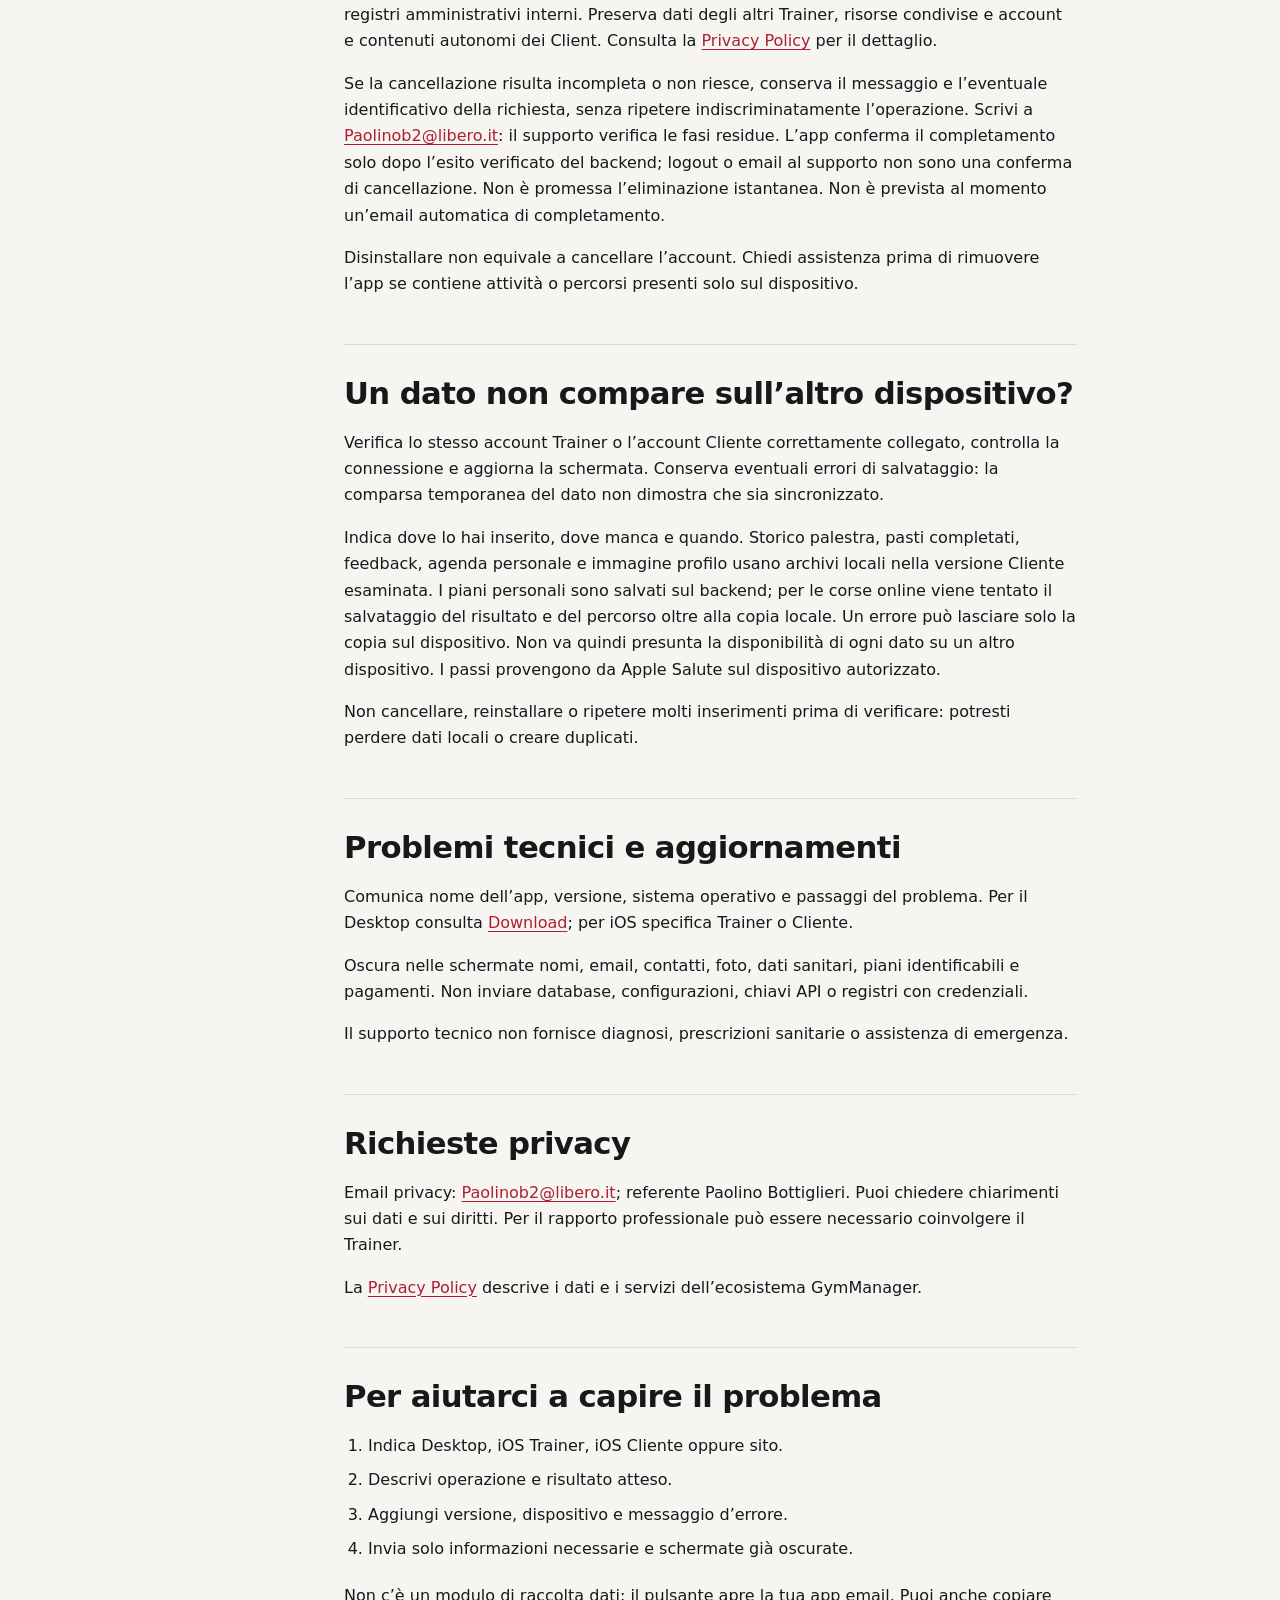
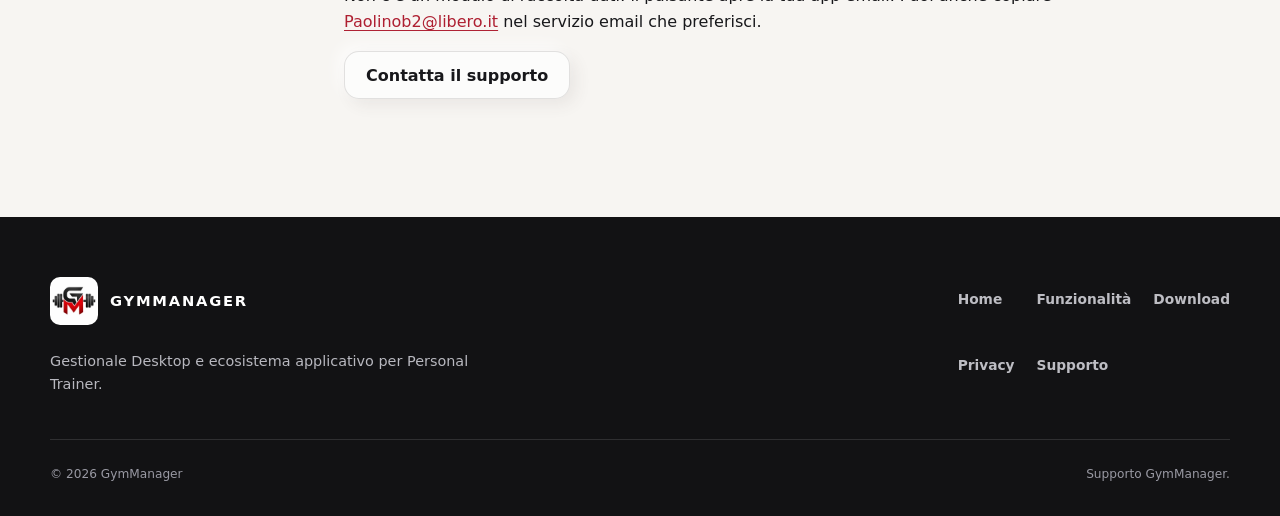
<file: support/index.html>
<!doctype html>
<html lang="it">
<head>
  <meta charset="utf-8">
  <meta name="viewport" content="width=device-width, initial-scale=1">
  <title>Supporto — GymManager</title>
  <meta name="description" content="Supporto GymManager: accesso, account, iOS e Desktop, sincronizzazione e privacy. Contatti e guida.">
  <meta name="theme-color" content="#18181b">
  <link rel="icon" href="../assets/brand/favicon.png" type="image/png">
  <link rel="stylesheet" href="../assets/css/styles.css">
  <link rel="stylesheet" href="../assets/css/legal.css">
  <script defer src="../assets/js/site.js"></script>
</head>
<body class="legal-page">
  <a class="skip-link" href="#contenuto">Vai al contenuto</a>
  <header class="site-header">
    <nav class="nav container" aria-label="Navigazione principale">
      <a class="brand" href="../index.html" aria-label="GymManager, Home"><img class="brand-logo" src="../assets/brand/gymmanager-logo.webp" alt="Logo GymManager" width="48" height="48"><span>GYMMANAGER</span></a>
      <button class="nav-toggle" type="button" aria-expanded="false" aria-controls="nav-links" aria-label="Apri il menu"><span></span></button>
      <div class="nav-links" id="nav-links"><a href="../index.html">Home</a><a href="../index.html#ios-trainer" data-nav-section="ios-trainer">App Trainer</a>
        <a href="../index.html#ios-client" data-nav-section="ios-client">App Client</a>
        <a href="../index.html#desktop" data-nav-section="desktop">Desktop</a><a href="../download.html">Download</a><a href="../support/" aria-current="page">Supporto</a></div>
    </nav>
  </header>
  <main id="contenuto">
    <div class="container">
      <header class="legal-hero">
        <h1>Un punto di contatto, per tutto GymManager.</h1>
        <p>Accesso, account, app e sincronizzazione: parti dal problema che incontri, senza condividere dati personali non necessari.</p>
        <a class="button button--primary" href="mailto:Paolinob2@libero.it">Scrivi all’assistenza</a>
        <p class="legal-meta"><a href="mailto:Paolinob2@libero.it">Paolinob2@libero.it</a> · Referente: Paolino Bottiglieri<br>Aggiornata il <time datetime="2026-10-29">29 ottobre 2026</time>. Orari e tempi di risposta non ancora definiti.</p>
      </header>
      <div class="legal-layout">
        <nav class="legal-toc" aria-label="Argomenti di supporto"><a href="#accesso">Problemi di accesso</a><a href="#associazione">App iOS e Desktop</a><a href="#account">Account e cancellazione</a><a href="#sincronizzazione">Sincronizzazione</a><a href="#tecnico">Problemi tecnici</a><a href="#privacy">Privacy</a><a href="#contatto">Cosa scrivere</a></nav>
        <article class="legal-copy" aria-label="Guida al supporto">
          <section id="accesso"><h2>Non riesci ad accedere?</h2><p>Controlla username o email, connessione e messaggio dell’app. Se il problema rimane, scrivi indicando l’applicazione e il testo dell’errore, senza la password. Non creare un secondo account per recuperare quello esistente.</p><p>Lo stato dell’account può essere verificato con una procedura di identificazione appropriata. Non inviare password, codici monouso o token di sessione.</p></section>
          <section id="associazione"><h2>App iOS, Desktop e Trainer: due collegamenti diversi</h2><h3>Se sei un Trainer</h3><p>L’app iOS Trainer usa le credenziali del tuo account GymManager esistente. Specifica se il problema riguarda primo accesso, dispositivo nuovo o account già usato sul Desktop. L’autorizzazione dispositivi è in preparazione: non viene presentata qui come già disponibile.</p><h3>Se usi l’app Cliente</h3><p>Il collegamento al Trainer utilizza il codice del tuo Cliente fornito dal professionista, distinto dalle credenziali e da un eventuale codice dispositivo Trainer. Se fallisce, indica il messaggio, non il codice nella prima email.</p><p>Non scollegare il Trainer, cancellare piani o duplicare il profilo per tentare di risolvere: verifica prima con professionista e supporto.</p></section>
          <section id="account"><h2>Account e cancellazione</h2><p>Per il profilo o informazioni sulla cancellazione scrivi a <a href="mailto:Paolinob2@libero.it">Paolinob2@libero.it</a>. La gestione richiede verifica proporzionata dell’identità e distinzione tra dati tuoi e di altri utenti.</p><p>Nell’app Trainer il percorso è <strong>Profilo → Elimina account</strong>: leggi le conseguenze, verifica la password e conferma esplicitamente. Il backend è attivo; la verifica su dispositivo della versione aggiornata è ancora da completare. Se la voce non è presente nella tua versione, scrivi all’assistenza senza inviare password.</p><p>La procedura elimina i dati esclusivi del Trainer e del rapporto professionale, inclusi file e registri amministrativi interni. Preserva dati degli altri Trainer, risorse condivise e account e contenuti autonomi dei Client. Consulta la <a href="../privacy/#diritti">Privacy Policy</a> per il dettaglio.</p><p>Se la cancellazione risulta incompleta o non riesce, conserva il messaggio e l’eventuale identificativo della richiesta, senza ripetere indiscriminatamente l’operazione. Scrivi a <a href="mailto:Paolinob2@libero.it">Paolinob2@libero.it</a>: il supporto verifica le fasi residue. L’app conferma il completamento solo dopo l’esito verificato del backend; logout o email al supporto non sono una conferma di cancellazione. Non è promessa l’eliminazione istantanea. Non è prevista al momento un’email automatica di completamento.</p><p>Disinstallare non equivale a cancellare l’account. Chiedi assistenza prima di rimuovere l’app se contiene attività o percorsi presenti solo sul dispositivo.</p></section>
          <section id="sincronizzazione"><h2>Un dato non compare sull’altro dispositivo?</h2><p>Verifica lo stesso account Trainer o l’account Cliente correttamente collegato, controlla la connessione e aggiorna la schermata. Conserva eventuali errori di salvataggio: la comparsa temporanea del dato non dimostra che sia sincronizzato.</p><p>Indica dove lo hai inserito, dove manca e quando. Storico palestra, pasti completati, feedback, agenda personale e immagine profilo usano archivi locali nella versione Cliente esaminata. I piani personali sono salvati sul backend; per le corse online viene tentato il salvataggio del risultato e del percorso oltre alla copia locale. Un errore può lasciare solo la copia sul dispositivo. Non va quindi presunta la disponibilità di ogni dato su un altro dispositivo. I passi provengono da Apple Salute sul dispositivo autorizzato.</p><p>Non cancellare, reinstallare o ripetere molti inserimenti prima di verificare: potresti perdere dati locali o creare duplicati.</p></section>
          <section id="tecnico"><h2>Problemi tecnici e aggiornamenti</h2><p>Comunica nome dell’app, versione, sistema operativo e passaggi del problema. Per il Desktop consulta <a href="../download.html">Download</a>; per iOS specifica Trainer o Cliente.</p><p>Oscura nelle schermate nomi, email, contatti, foto, dati sanitari, piani identificabili e pagamenti. Non inviare database, configurazioni, chiavi API o registri con credenziali.</p><p>Il supporto tecnico non fornisce diagnosi, prescrizioni sanitarie o assistenza di emergenza.</p></section>
          <section id="privacy"><h2>Richieste privacy</h2><p>Email privacy: <a href="mailto:Paolinob2@libero.it">Paolinob2@libero.it</a>; referente Paolino Bottiglieri. Puoi chiedere chiarimenti sui dati e sui diritti. Per il rapporto professionale può essere necessario coinvolgere il Trainer.</p><p>La <a href="../privacy/">Privacy Policy</a> descrive i dati e i servizi dell’ecosistema GymManager.</p></section>
          <section id="contatto"><h2>Per aiutarci a capire il problema</h2><ol><li>Indica Desktop, iOS Trainer, iOS Cliente oppure sito.</li><li>Descrivi operazione e risultato atteso.</li><li>Aggiungi versione, dispositivo e messaggio d’errore.</li><li>Invia solo informazioni necessarie e schermate già oscurate.</li></ol><p>Non c’è un modulo di raccolta dati: il pulsante apre la tua app email. Puoi anche copiare <a href="mailto:Paolinob2@libero.it">Paolinob2@libero.it</a> nel servizio email che preferisci.</p><a class="button button--secondary" href="mailto:Paolinob2@libero.it">Contatta il supporto</a></section>
        </article>
      </div>
    </div>
  </main>
  <footer class="site-footer">
    <div class="footer-grid container"><div class="footer-brand"><a class="brand" href="../index.html"><img class="brand-logo" src="../assets/brand/gymmanager-logo.webp" alt="Logo GymManager" width="48" height="48"><span>GYMMANAGER</span></a><p>Gestionale Desktop e ecosistema applicativo per Personal Trainer.</p></div><nav class="footer-links" aria-label="Navigazione footer"><a href="../index.html">Home</a><a href="../funzionalita.html">Funzionalità</a><a href="../download.html">Download</a><a href="../privacy/">Privacy</a><a href="../support/" aria-current="page">Supporto</a></nav></div>
    <div class="footer-bottom container"><span>© <span data-year></span> GymManager</span><span>Supporto GymManager.</span></div>
  </footer>
</body>
</html>
</file>
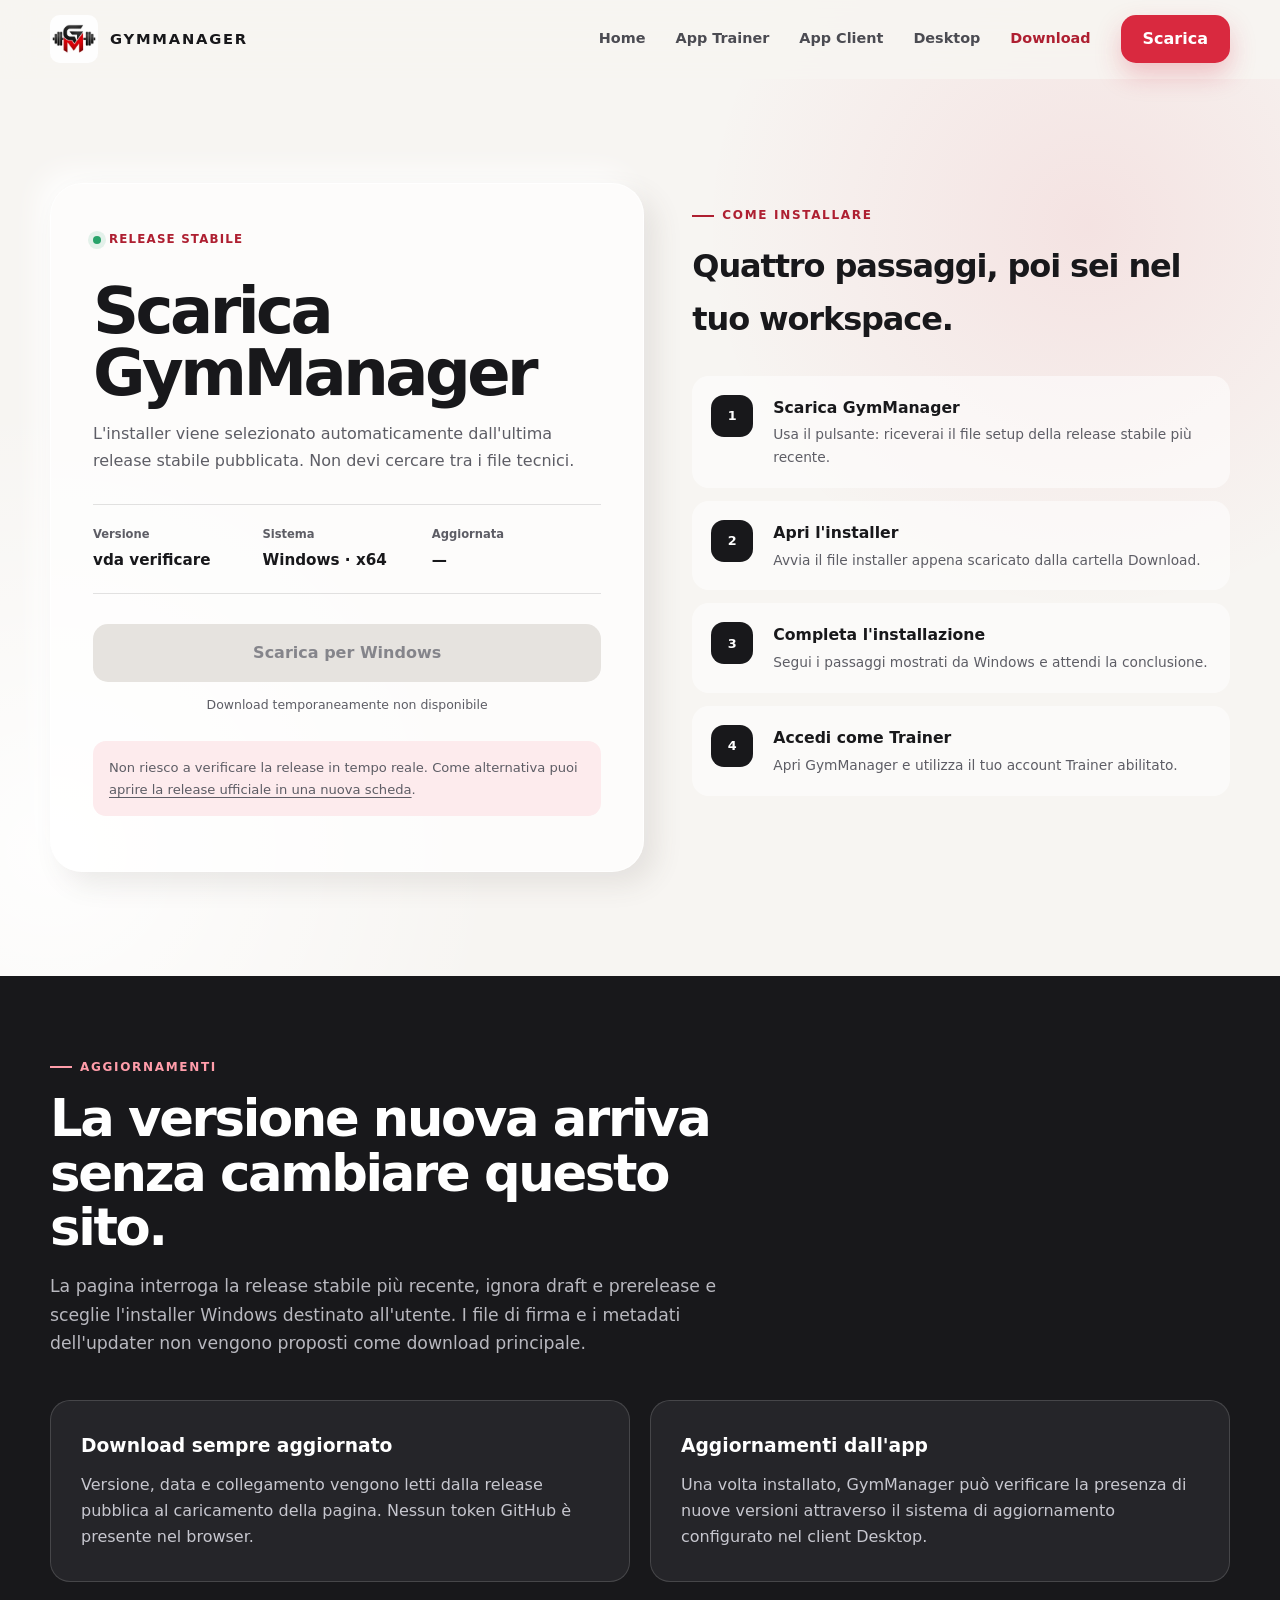
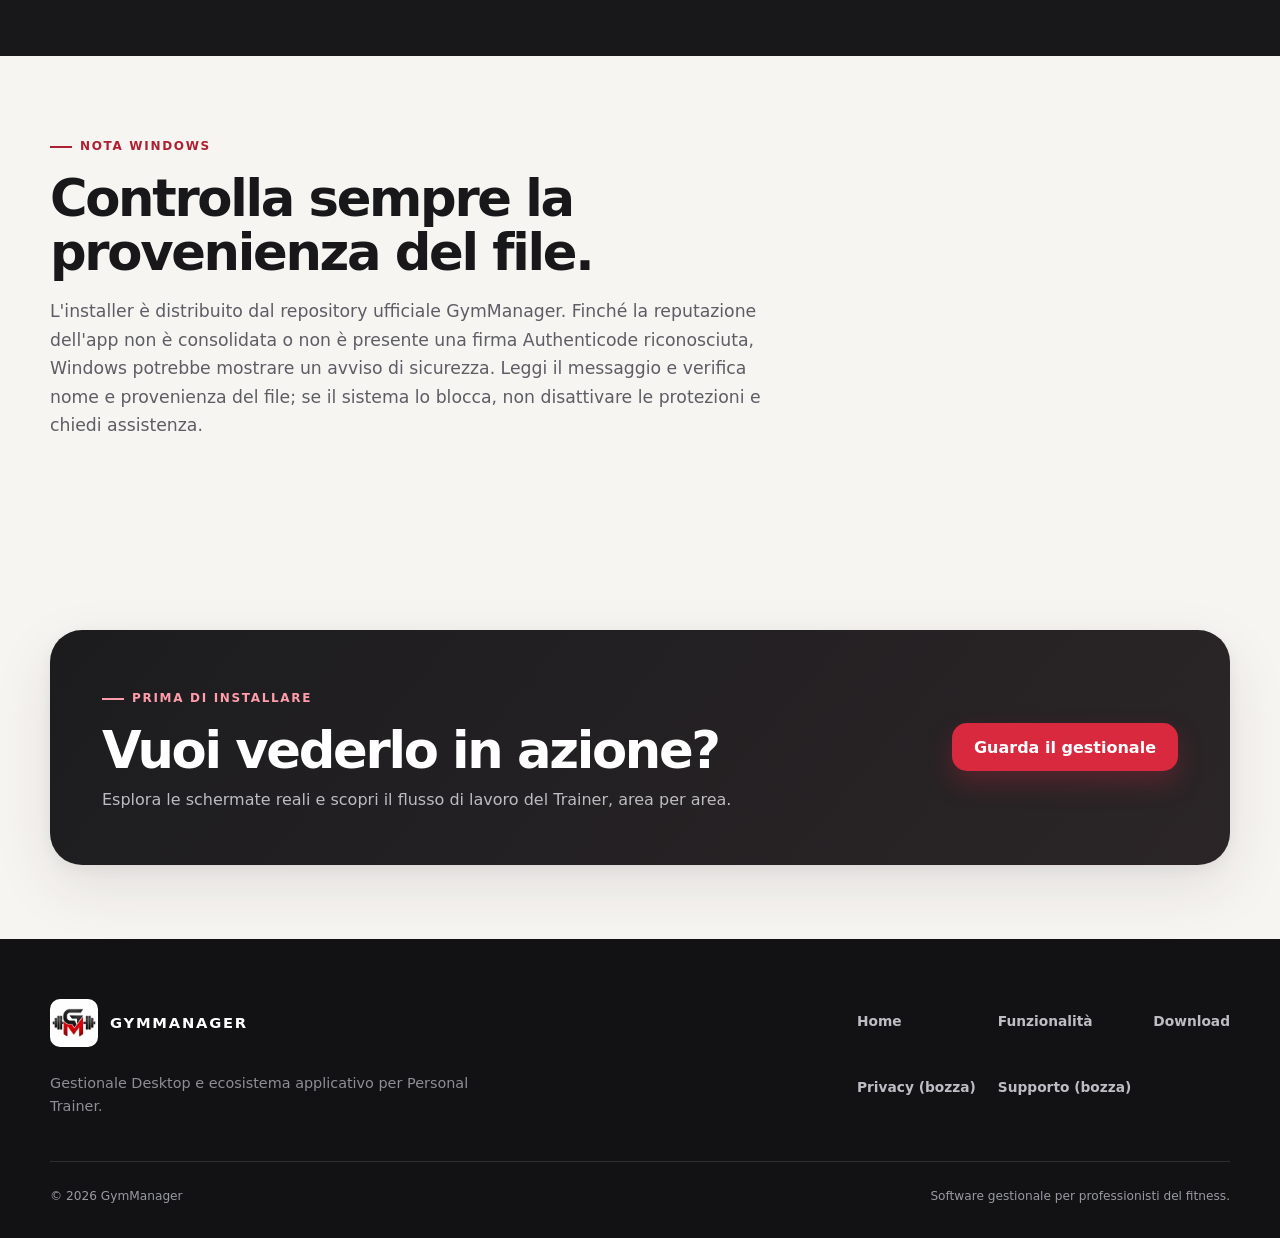
<file: download.html>
<!doctype html>
<html lang="it">
<head>
  <meta charset="utf-8">
  <meta name="viewport" content="width=device-width, initial-scale=1">
  <title>Scarica GymManager</title>
  <meta name="description" content="Scarica automaticamente l'ultima release stabile di GymManager Desktop per Windows e segui la guida di installazione.">
  <meta property="og:title" content="Scarica GymManager">
  <meta property="og:description" content="Ultima release stabile e installer Windows ufficiale di GymManager Desktop.">
  <meta property="og:type" content="website">
  <meta name="theme-color" content="#18181b">
  <link rel="icon" href="assets/brand/favicon.png" type="image/png">
  <link rel="stylesheet" href="assets/css/styles.css">
  <script defer src="assets/js/site.js"></script>
  <script defer src="assets/js/download.js"></script>
</head>
<body>
  <a class="skip-link" href="#contenuto">Vai al contenuto</a>
  <header class="site-header">
    <nav class="nav container" aria-label="Navigazione principale">
      <a class="brand" href="index.html" aria-label="GymManager, Home"><img class="brand-logo" src="assets/brand/gymmanager-logo.webp" alt="Logo GymManager" width="48" height="48"><span>GYMMANAGER</span></a>
      <button class="nav-toggle" type="button" aria-expanded="false" aria-controls="nav-links" aria-label="Apri il menu"><span></span></button>
      <div class="nav-links" id="nav-links">
        <a href="index.html">Home</a>
        <a href="index.html#ios-trainer" data-nav-section="ios-trainer">App Trainer</a>
        <a href="index.html#ios-client" data-nav-section="ios-client">App Client</a>
        <a href="index.html#desktop" data-nav-section="desktop">Desktop</a>
        <a href="download.html" aria-current="page">Download</a>
        <a class="button button--primary" href="#download-card">Scarica</a>
      </div>
    </nav>
  </header>

  <main id="contenuto">
    <section class="section">
      <div class="download-layout container">
        <article class="download-card reveal" id="download-card">
          <span class="release-kicker">Release stabile</span>
          <h1>Scarica GymManager</h1>
          <p>L'installer viene selezionato automaticamente dall'ultima release stabile pubblicata. Non devi cercare tra i file tecnici.</p>
          <div class="release-data" aria-label="Informazioni release">
            <div><small>Versione</small><strong>v<span data-release-version>—</span></strong></div>
            <div><small>Sistema</small><strong>Windows · x64</strong></div>
            <div><small>Aggiornata</small><strong data-release-date>—</strong></div>
          </div>
          <a class="button button--primary" data-download-link data-loading aria-disabled="true">Scarica per Windows</a>
          <p class="download-status" data-release-status aria-live="polite">Verifica dell'ultima release…</p>
          <p class="release-fallback" data-release-fallback hidden>Non riesco a verificare la release in tempo reale. Come alternativa puoi <a href="https://github.com/Pauz121/GymManager_relase/releases/latest" target="_blank" rel="noopener noreferrer">aprire la release ufficiale in una nuova scheda</a>.</p>
        </article>

        <div class="install-panel reveal">
          <span class="eyebrow">Come installare</span>
          <h2>Quattro passaggi, poi sei nel tuo workspace.</h2>
          <div class="steps">
            <article><div><h3>Scarica GymManager</h3><p>Usa il pulsante: riceverai il file setup della release stabile più recente.</p></div></article>
            <article><div><h3>Apri l'installer</h3><p>Avvia <span data-release-asset>il file installer appena scaricato</span> dalla cartella Download.</p></div></article>
            <article><div><h3>Completa l'installazione</h3><p>Segui i passaggi mostrati da Windows e attendi la conclusione.</p></div></article>
            <article><div><h3>Accedi come Trainer</h3><p>Apri GymManager e utilizza il tuo account Trainer abilitato.</p></div></article>
          </div>
        </div>
      </div>
    </section>

    <section class="section section--compact section--dark">
      <div class="container">
        <div class="section-heading reveal"><span class="eyebrow">Aggiornamenti</span><h2>La versione nuova arriva senza cambiare questo sito.</h2><p>La pagina interroga la release stabile più recente, ignora draft e prerelease e sceglie l'installer Windows destinato all'utente. I file di firma e i metadati dell'updater non vengono proposti come download principale.</p></div>
        <div class="info-boxes">
          <article class="info-box reveal"><h3>Download sempre aggiornato</h3><p>Versione, data e collegamento vengono letti dalla release pubblica al caricamento della pagina. Nessun token GitHub è presente nel browser.</p></article>
          <article class="info-box reveal"><h3>Aggiornamenti dall'app</h3><p>Una volta installato, GymManager può verificare la presenza di nuove versioni attraverso il sistema di aggiornamento configurato nel client Desktop.</p></article>
        </div>
      </div>
    </section>

    <section class="section section--compact">
      <div class="container">
        <div class="section-heading reveal"><span class="eyebrow">Nota Windows</span><h2>Controlla sempre la provenienza del file.</h2><p>L'installer è distribuito dal repository ufficiale GymManager. Finché la reputazione dell'app non è consolidata o non è presente una firma Authenticode riconosciuta, Windows potrebbe mostrare un avviso di sicurezza. Leggi il messaggio e verifica nome e provenienza del file; se il sistema lo blocca, non disattivare le protezioni e chiedi assistenza.</p></div>
      </div>
    </section>

    <section class="section section--compact">
      <div class="container"><div class="cta-panel reveal"><div><span class="eyebrow">Prima di installare</span><h2>Vuoi vederlo in azione?</h2><p>Esplora le schermate reali e scopri il flusso di lavoro del Trainer, area per area.</p></div><a class="button button--primary" href="index.html#desktop">Guarda il gestionale</a></div></div>
    </section>
  </main>

  <footer class="site-footer">
    <div class="footer-grid container"><div class="footer-brand"><a class="brand" href="index.html"><img class="brand-logo" src="assets/brand/gymmanager-logo.webp" alt="Logo GymManager" width="48" height="48"><span>GYMMANAGER</span></a><p>Gestionale Desktop e ecosistema applicativo per Personal Trainer.</p></div><nav class="footer-links" aria-label="Navigazione footer"><a href="index.html">Home</a><a href="funzionalita.html">Funzionalità</a><a href="download.html">Download</a><a href="privacy/">Privacy (bozza)</a><a href="support/">Supporto (bozza)</a></nav></div>
    <div class="footer-bottom container"><span>© <span data-year></span> GymManager</span><span>Software gestionale per professionisti del fitness.</span></div>
  </footer>
</body>
</html>
</file>
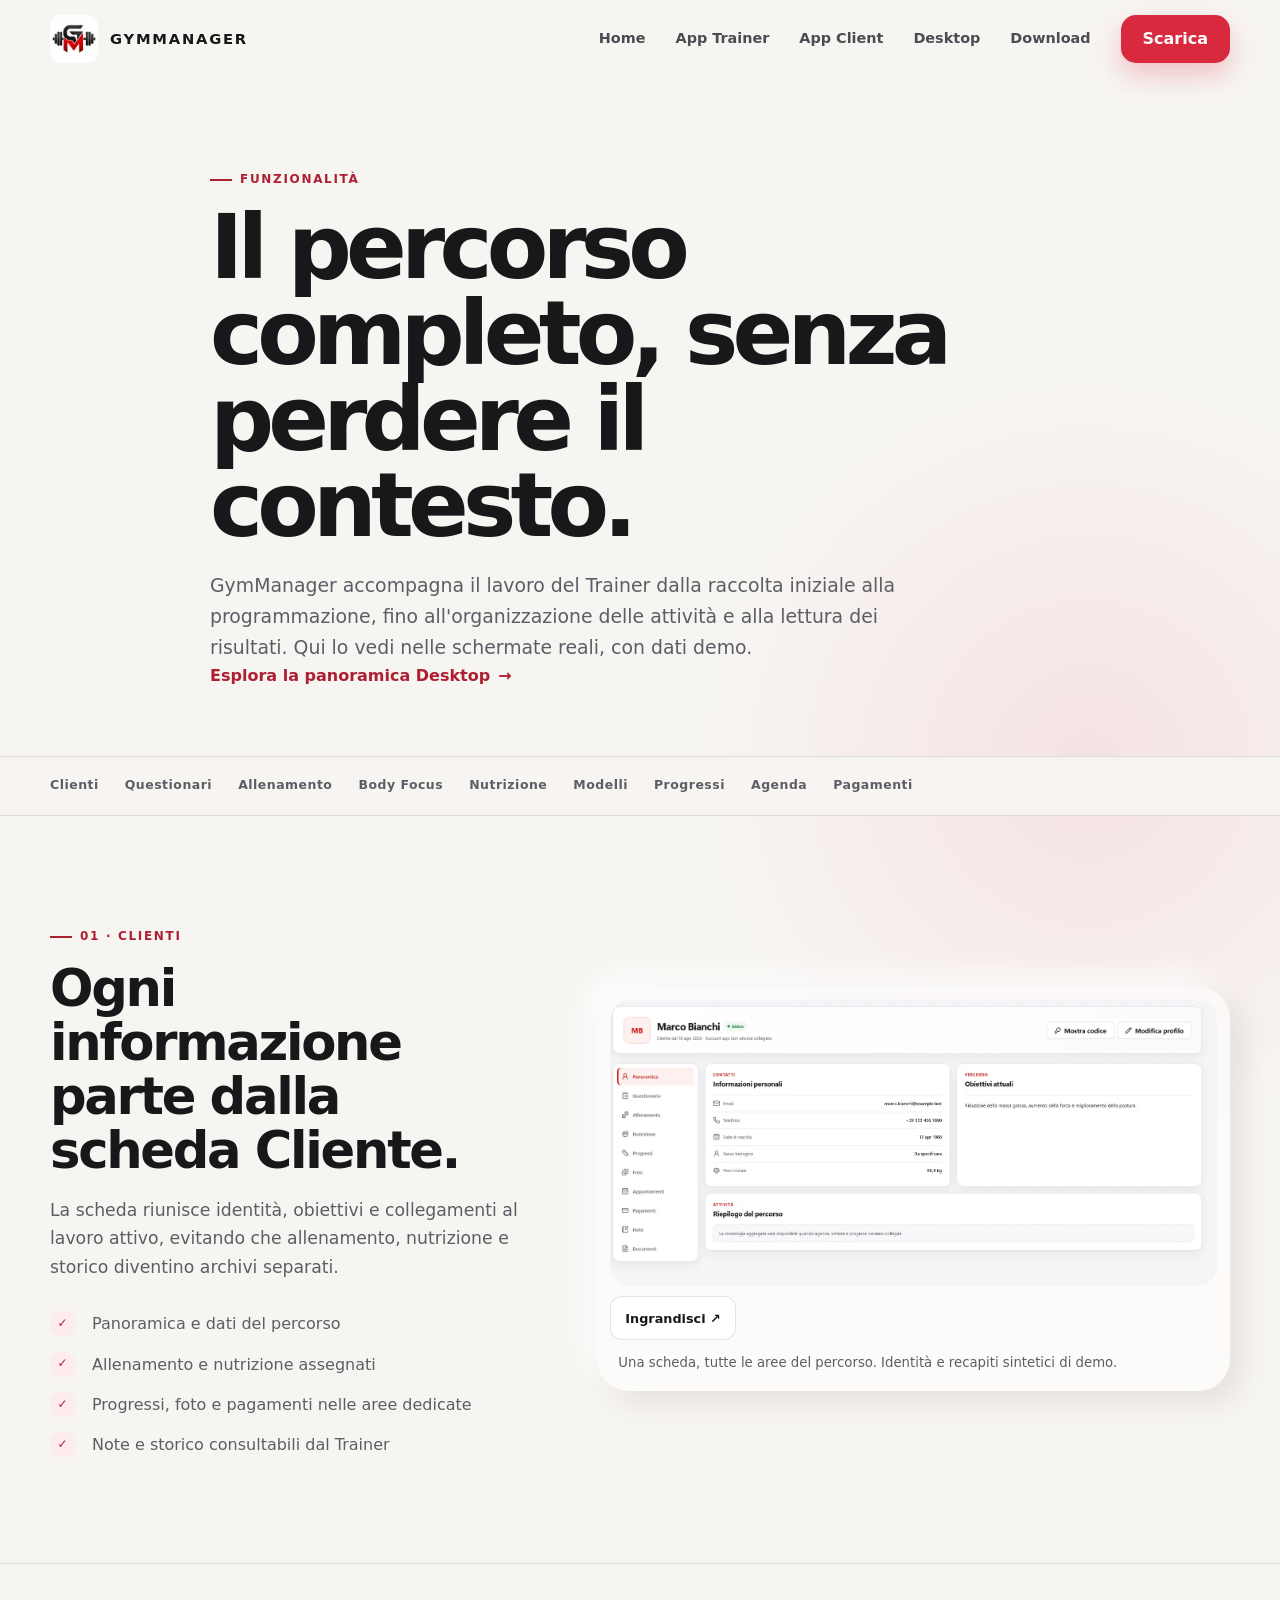
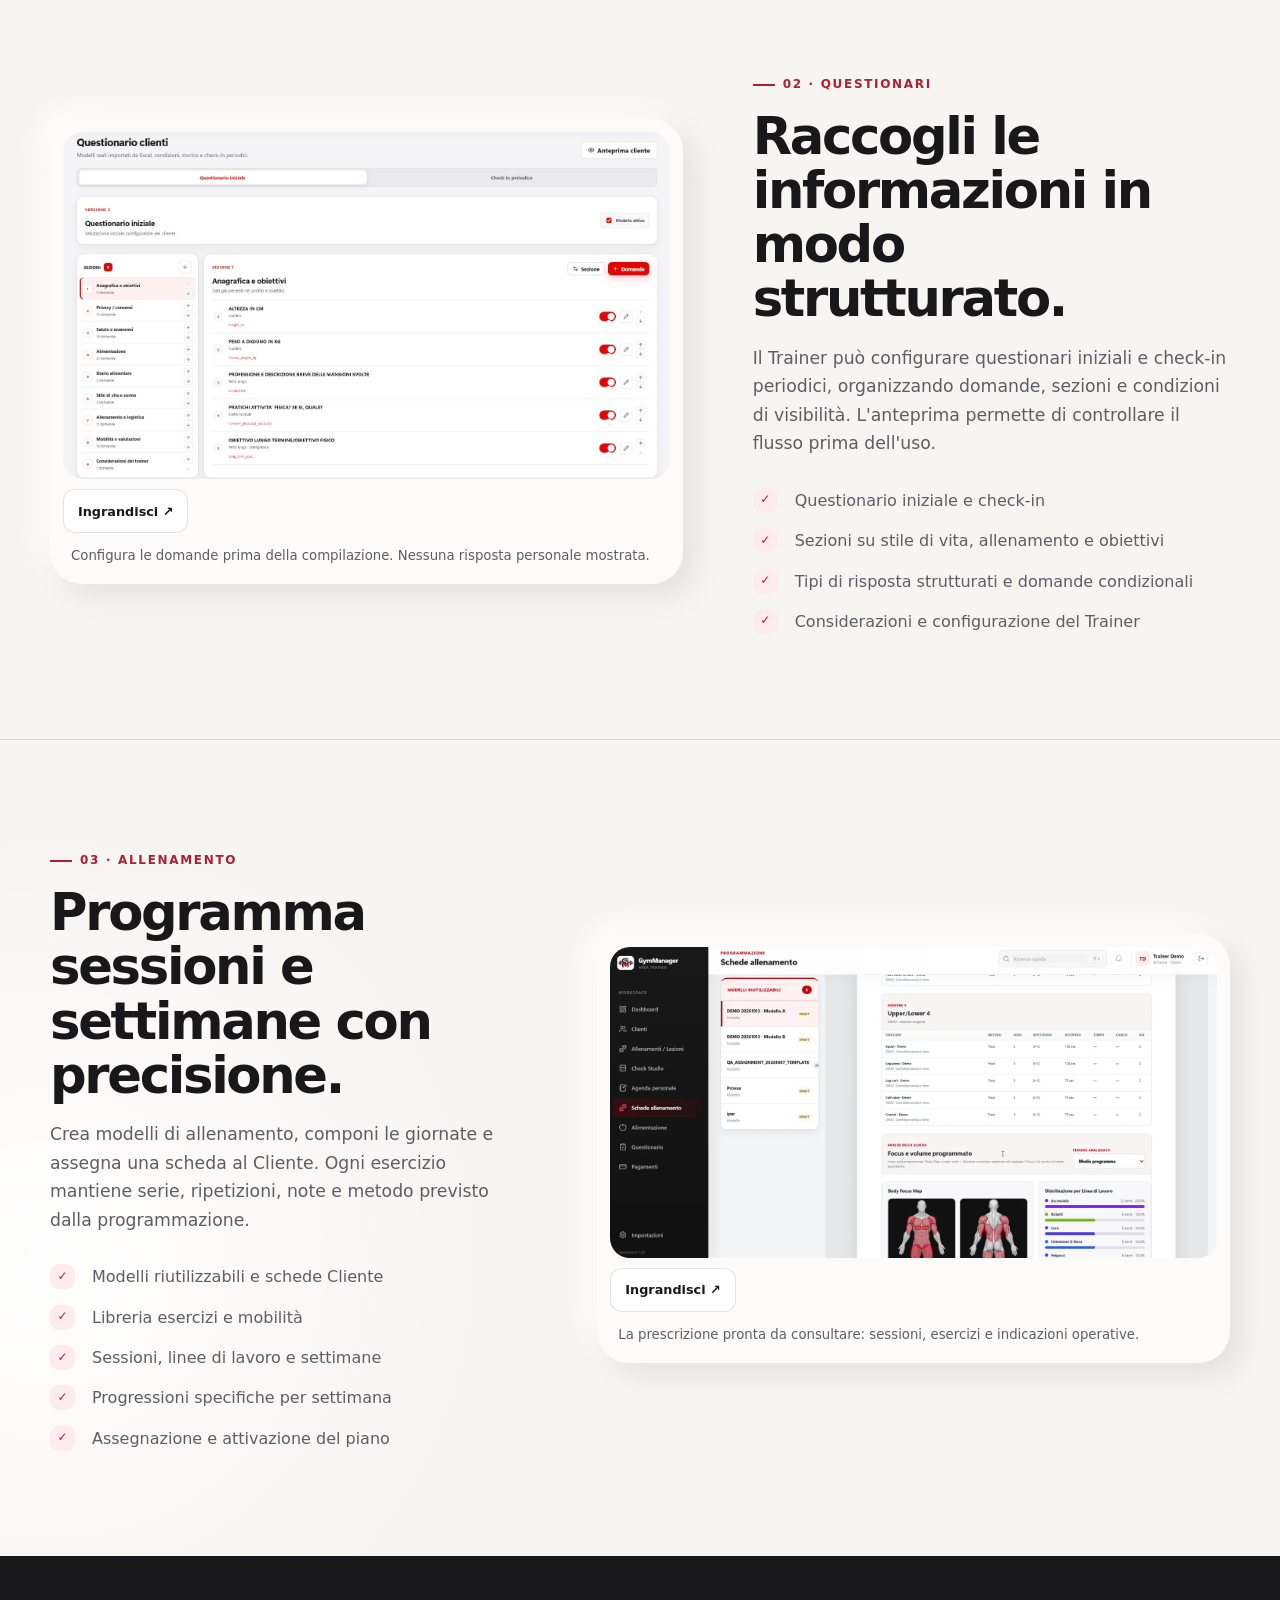
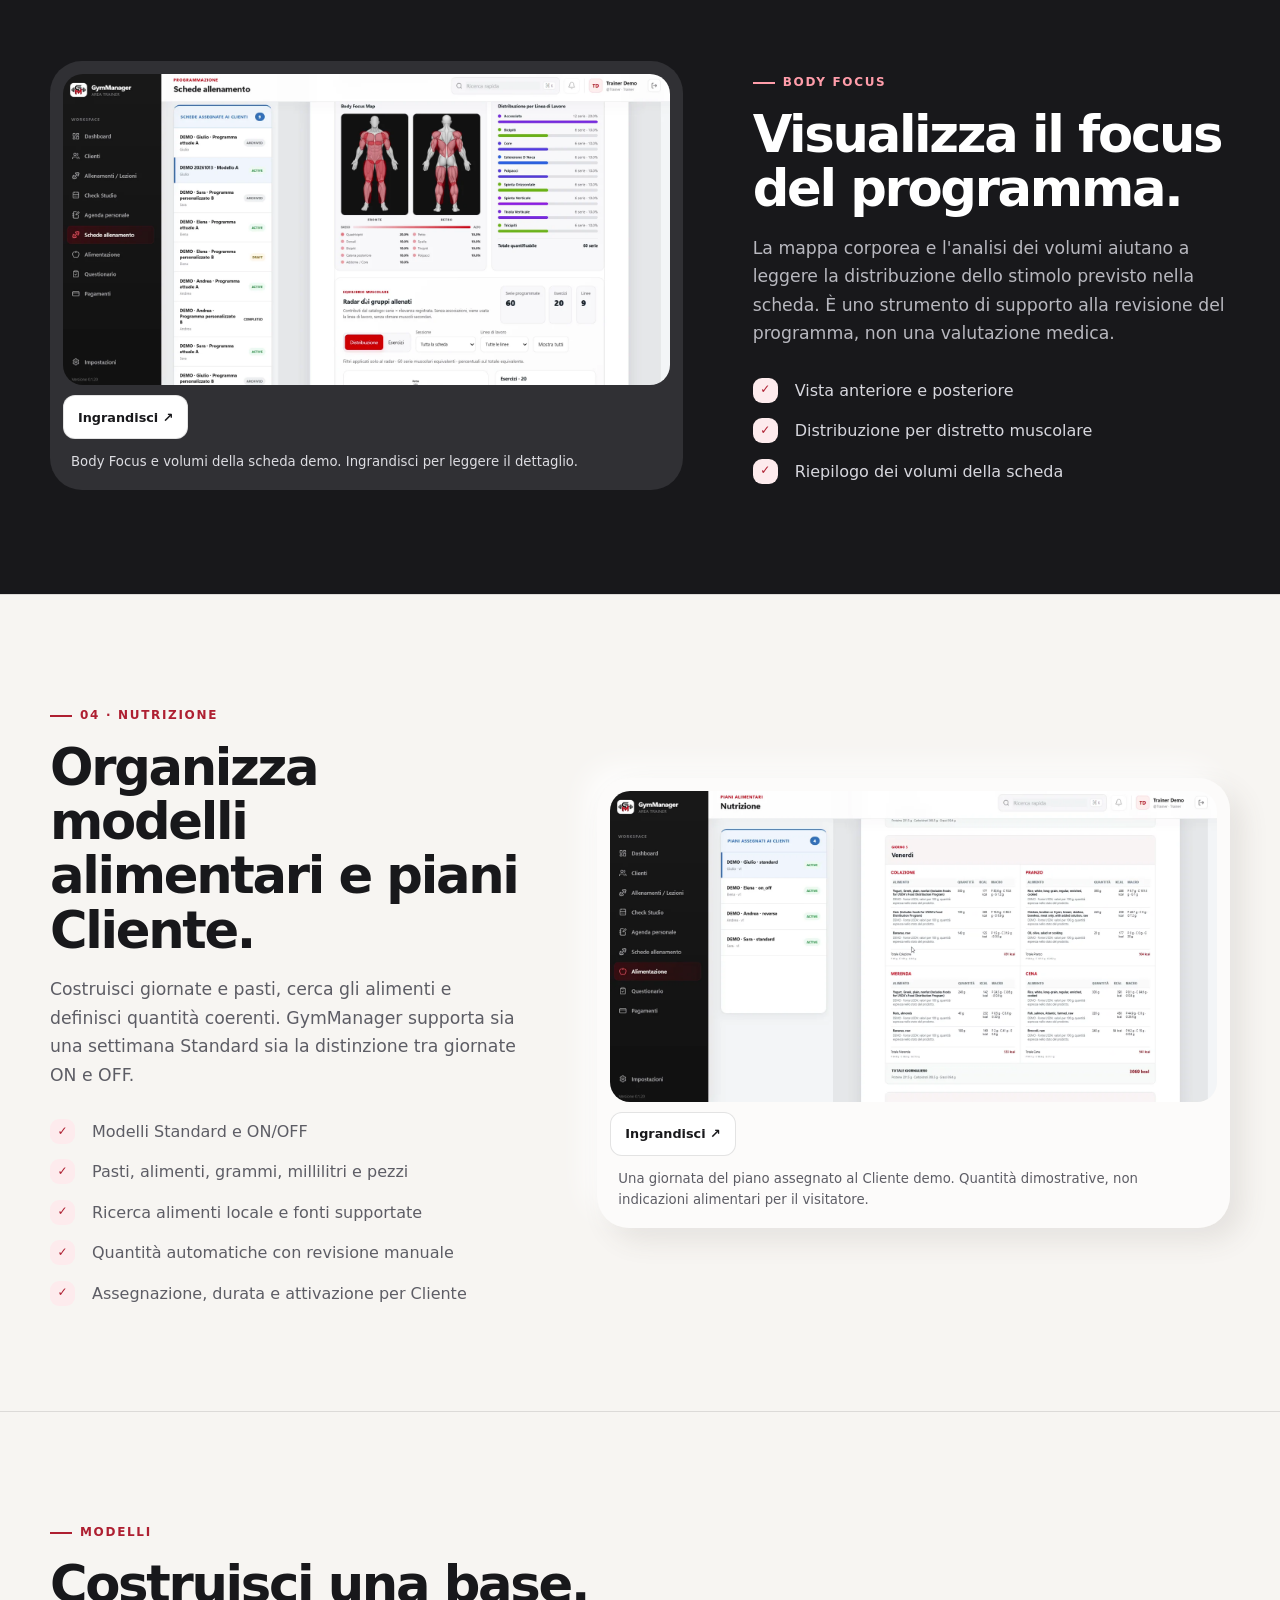
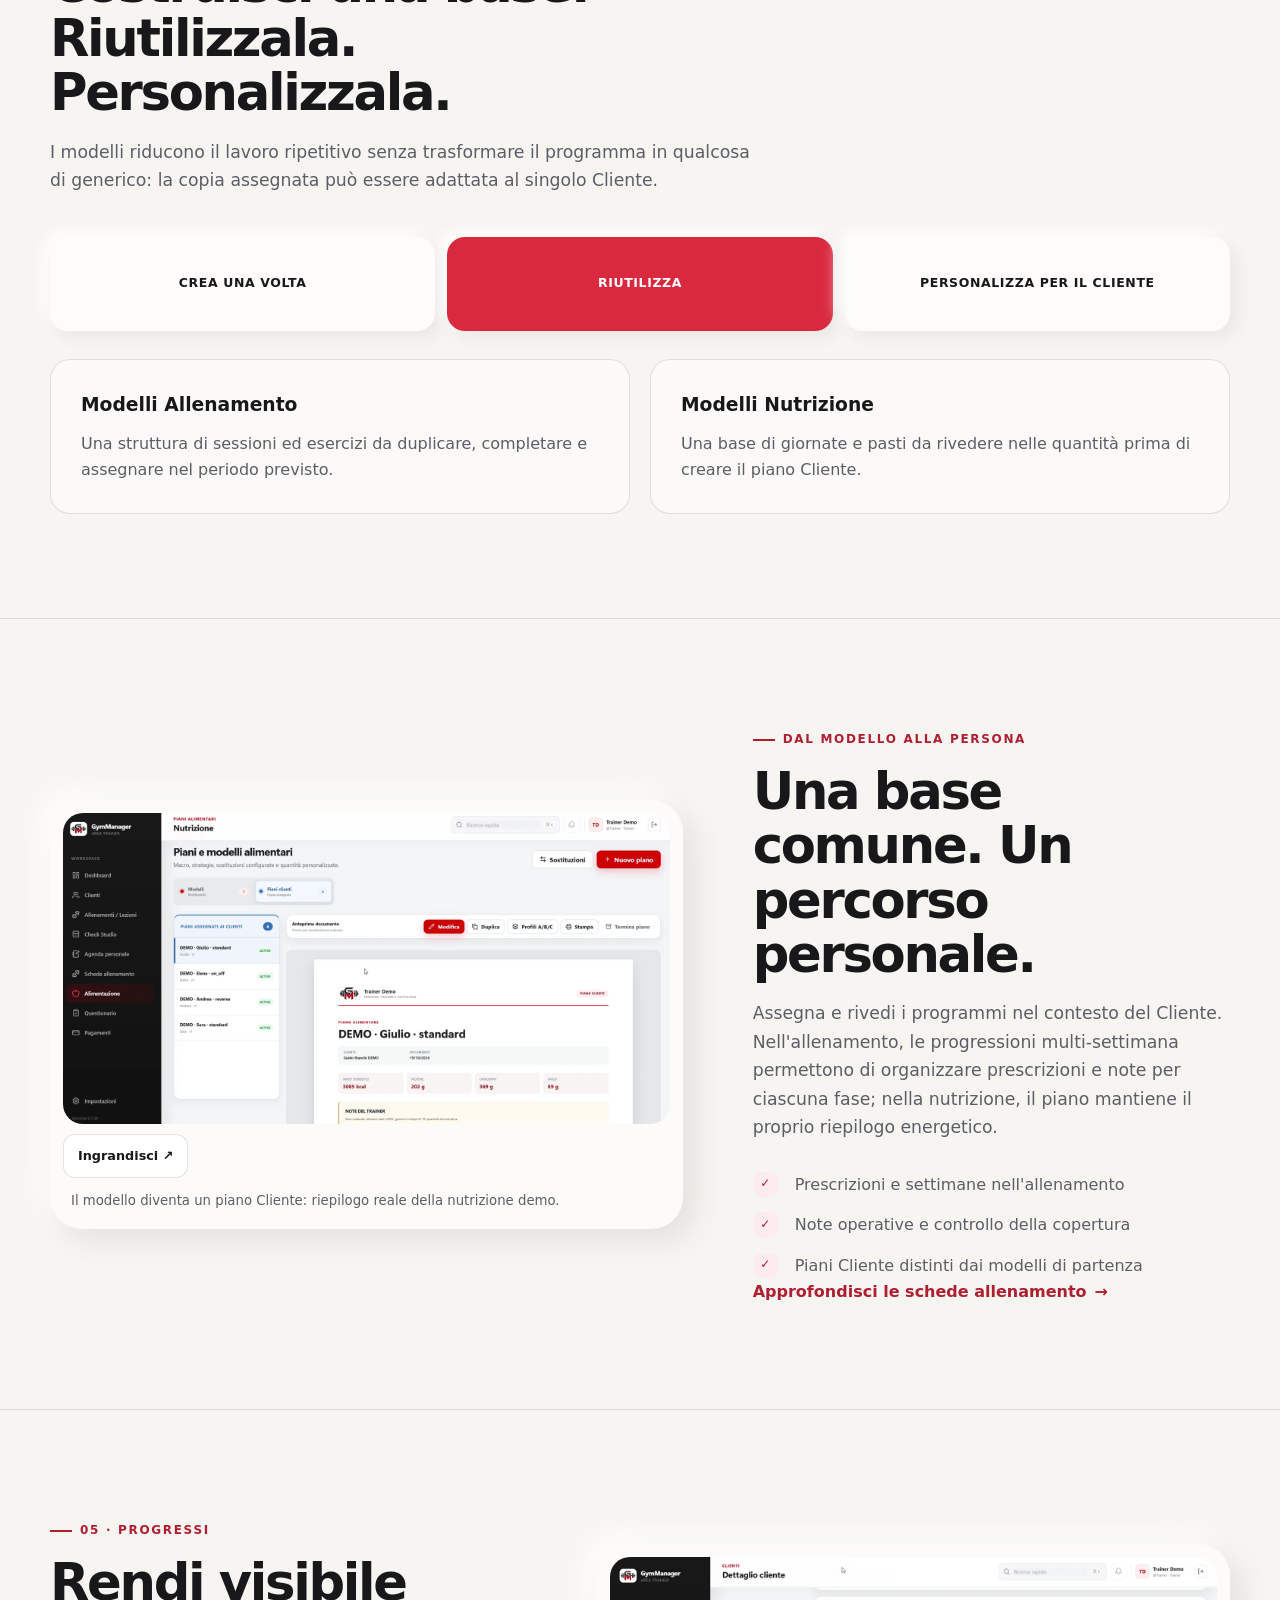
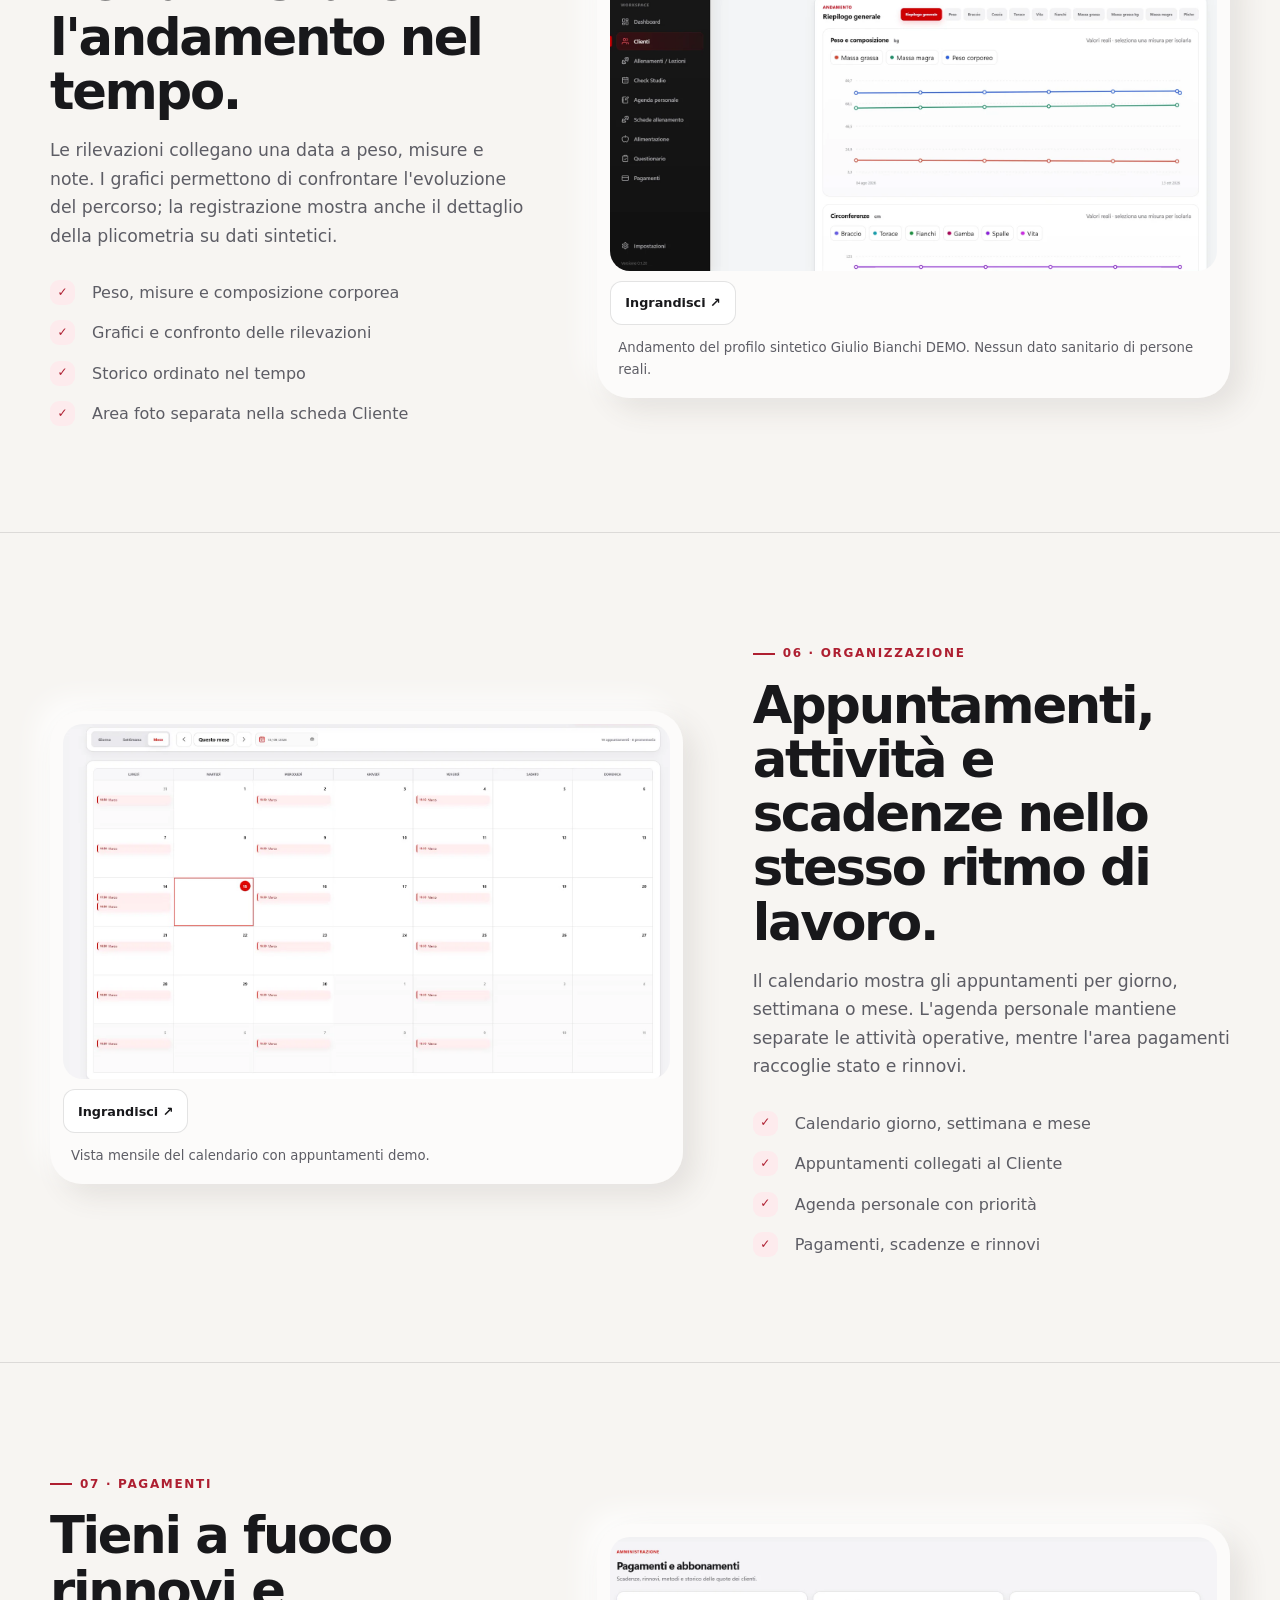
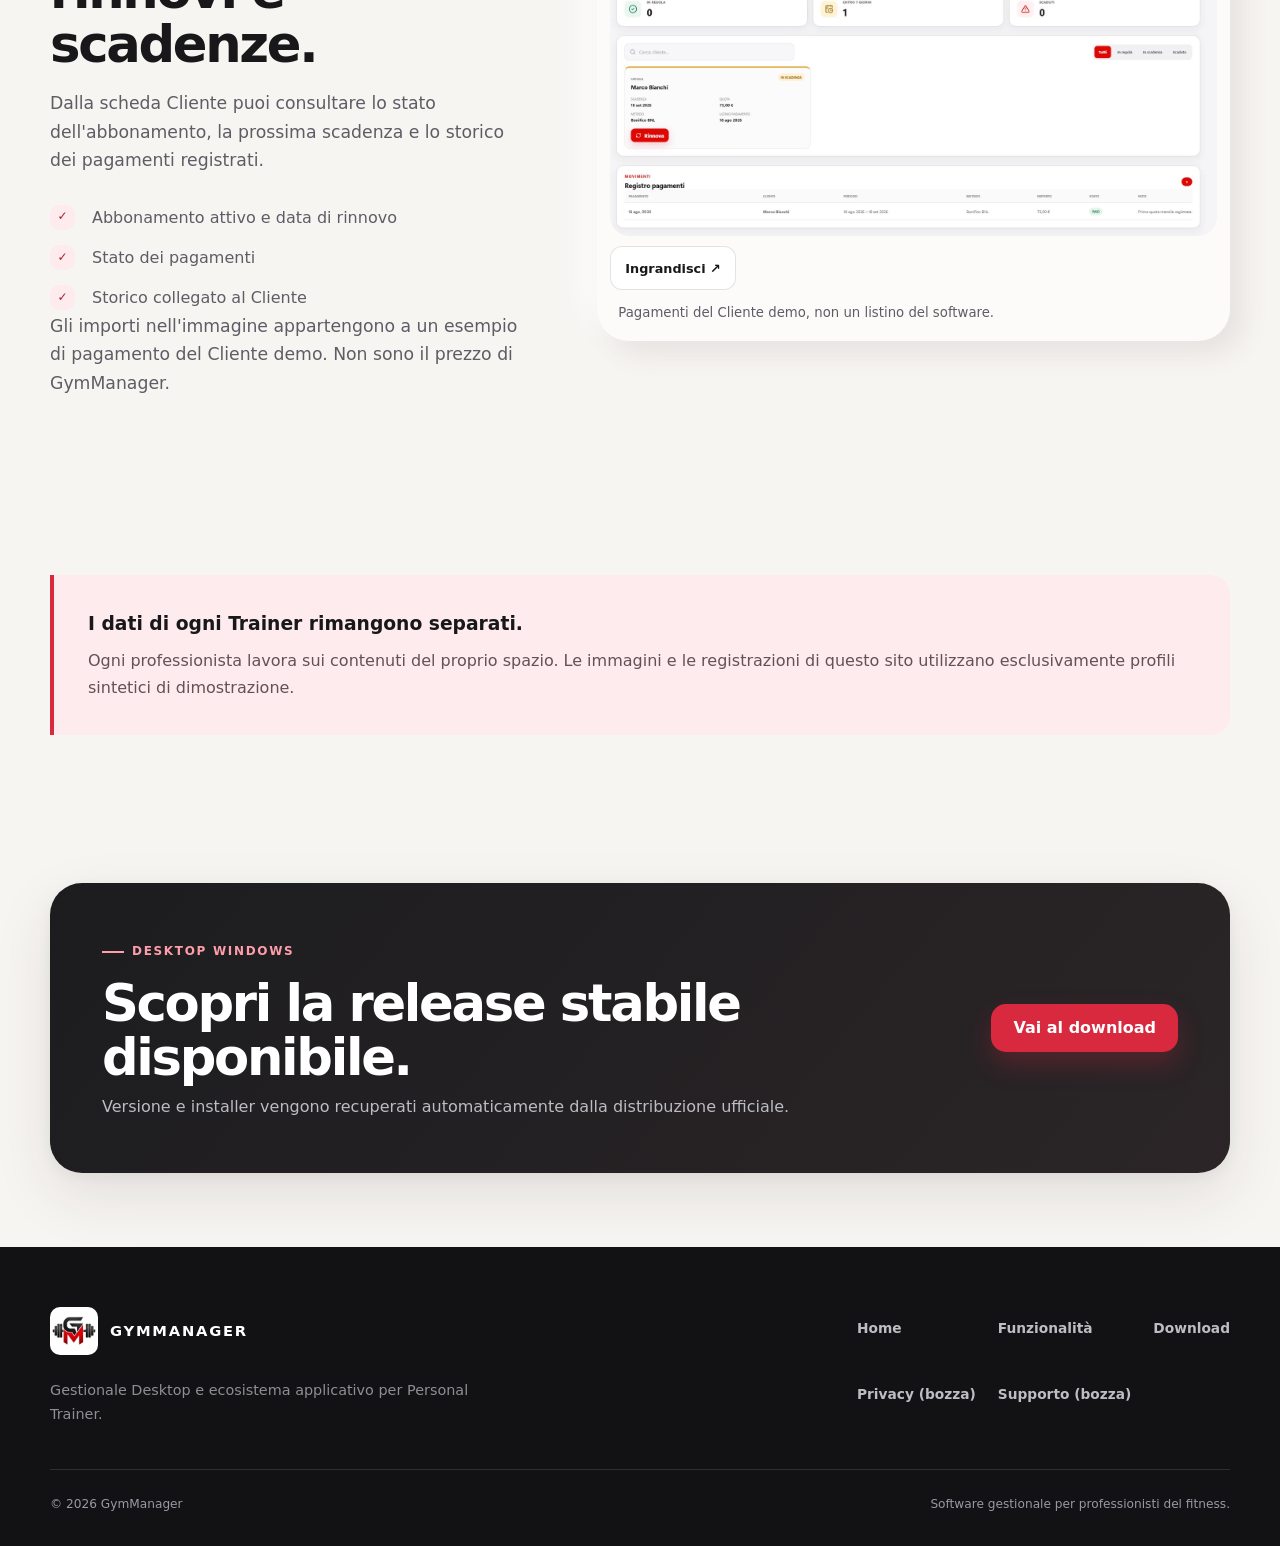
<file: funzionalita.html>
<!doctype html>
<html lang="it">
<head>
  <meta charset="utf-8">
  <meta name="viewport" content="width=device-width, initial-scale=1">
  <title>Funzionalità — GymManager</title>
  <meta name="description" content="Scopri le funzionalità reali di GymManager per clienti, questionari, allenamento, nutrizione, progressi, agenda, calendario e pagamenti.">
  <meta property="og:title" content="Funzionalità — GymManager">
  <meta property="og:description" content="Tutto il workflow GymManager, spiegato per il lavoro quotidiano del Trainer.">
  <meta property="og:type" content="website">
  <meta name="theme-color" content="#18181b">
  <link rel="icon" href="assets/brand/favicon.png" type="image/png">
  <link rel="stylesheet" href="assets/css/styles.css">
  <script defer src="assets/js/site.js"></script>
</head>
<body>
  <a class="skip-link" href="#contenuto">Vai al contenuto</a>
  <header class="site-header">
    <nav class="nav container" aria-label="Navigazione principale">
      <a class="brand" href="index.html" aria-label="GymManager, Home"><img class="brand-logo" src="assets/brand/gymmanager-logo.webp" alt="Logo GymManager" width="48" height="48"><span>GYMMANAGER</span></a>
      <button class="nav-toggle" type="button" aria-expanded="false" aria-controls="nav-links" aria-label="Apri il menu"><span></span></button>
      <div class="nav-links" id="nav-links">
        <a href="index.html">Home</a>
        <a href="index.html#ios-trainer" data-nav-section="ios-trainer">App Trainer</a>
        <a href="index.html#ios-client" data-nav-section="ios-client">App Client</a>
        <a href="index.html#desktop" data-nav-section="desktop">Desktop</a>
        <a href="download.html">Download</a>
        <a class="button button--primary" href="download.html">Scarica</a>
      </div>
    </nav>
  </header>

  <main id="contenuto">
    <section class="page-hero">
      <div class="page-hero__inner container reveal">
        <span class="eyebrow">Funzionalità</span>
        <h1>Il percorso completo, senza perdere il contesto.</h1>
        <p>GymManager accompagna il lavoro del Trainer dalla raccolta iniziale alla programmazione, fino all'organizzazione delle attività e alla lettura dei risultati. Qui lo vedi nelle schermate reali, con dati demo.</p>
        <a class="text-link" href="index.html#desktop">Esplora la panoramica Desktop</a>
      </div>
    </section>

    <nav class="anchor-nav" aria-label="Sezioni funzionalità">
      <div class="anchor-nav__inner container"><a href="#clienti">Clienti</a><a href="#questionari">Questionari</a><a href="#allenamento">Allenamento</a><a href="#body-focus">Body Focus</a><a href="#nutrizione">Nutrizione</a><a href="#modelli">Modelli</a><a href="#progressi">Progressi</a><a href="#organizzazione">Agenda</a><a href="#pagamenti">Pagamenti</a></div>
    </nav>

    <section class="section feature-detail" id="clienti">
      <div class="split container">
        <div class="split-copy reveal"><span class="eyebrow">01 · Clienti</span><h2>Ogni informazione parte dalla scheda Cliente.</h2><p>La scheda riunisce identità, obiettivi e collegamenti al lavoro attivo, evitando che allenamento, nutrizione e storico diventino archivi separati.</p><ul class="detail-list"><li>Panoramica e dati del percorso</li><li>Allenamento e nutrizione assegnati</li><li>Progressi, foto e pagamenti nelle aree dedicate</li><li>Note e storico consultabili dal Trainer</li></ul></div>
        <figure class="visual-card reveal"><img class="screenshot-image" data-screenshot loading="lazy" width="1525" height="718" src="assets/screenshots/02-client-upload.webp" alt="Scheda Cliente reale con il profilo sintetico Marco Bianchi e recapito example.test"><figcaption>Una scheda, tutte le aree del percorso. Identità e recapiti sintetici di demo.</figcaption></figure>
      </div>
    </section>

    <section class="section feature-detail" id="questionari">
      <div class="split split--reverse container">
        <figure class="visual-card reveal"><img class="screenshot-image" data-screenshot loading="lazy" width="1547" height="886" src="assets/screenshots/03-questionnaire.webp" alt="Configuratore reale del questionario iniziale: sezioni, domande e opzioni di visibilità, senza risposte personali"><figcaption>Configura le domande prima della compilazione. Nessuna risposta personale mostrata.</figcaption></figure>
        <div class="split-copy reveal"><span class="eyebrow">02 · Questionari</span><h2>Raccogli le informazioni in modo strutturato.</h2><p>Il Trainer può configurare questionari iniziali e check-in periodici, organizzando domande, sezioni e condizioni di visibilità. L'anteprima permette di controllare il flusso prima dell'uso.</p><ul class="detail-list"><li>Questionario iniziale e check-in</li><li>Sezioni su stile di vita, allenamento e obiettivi</li><li>Tipi di risposta strutturati e domande condizionali</li><li>Considerazioni e configurazione del Trainer</li></ul></div>
      </div>
    </section>

    <section class="section feature-detail" id="allenamento">
      <div class="split container">
        <div class="split-copy reveal"><span class="eyebrow">03 · Allenamento</span><h2>Programma sessioni e settimane con precisione.</h2><p>Crea modelli di allenamento, componi le giornate e assegna una scheda al Cliente. Ogni esercizio mantiene serie, ripetizioni, note e metodo previsto dalla programmazione.</p><ul class="detail-list"><li>Modelli riutilizzabili e schede Cliente</li><li>Libreria esercizi e mobilità</li><li>Sessioni, linee di lavoro e settimane</li><li>Progressioni specifiche per settimana</li><li>Assegnazione e attivazione del piano</li></ul></div>
        <figure class="visual-card reveal"><img class="screenshot-image" data-screenshot loading="lazy" width="1600" height="820" src="assets/screenshots/04-workout-plan.webp" alt="Anteprima reale di una scheda demo con sessioni, esercizi, serie, ripetizioni, recuperi e RIR"><figcaption>La prescrizione pronta da consultare: sessioni, esercizi e indicazioni operative.</figcaption></figure>
      </div>
    </section>

    <section class="section feature-detail section--dark" id="body-focus">
      <div class="split split--reverse container">
        <figure class="visual-card reveal"><img class="screenshot-image" data-screenshot loading="lazy" width="1600" height="820" src="assets/screenshots/05-body-focus.webp" alt="Body Focus reale della scheda demo: mappe anteriore e posteriore e distribuzione delle serie per linea di lavoro"><figcaption>Body Focus e volumi della scheda demo. Ingrandisci per leggere il dettaglio.</figcaption></figure>
        <div class="split-copy reveal"><span class="eyebrow">Body Focus</span><h2>Visualizza il focus del programma.</h2><p>La mappa corporea e l'analisi dei volumi aiutano a leggere la distribuzione dello stimolo previsto nella scheda. È uno strumento di supporto alla revisione del programma, non una valutazione medica.</p><ul class="detail-list"><li>Vista anteriore e posteriore</li><li>Distribuzione per distretto muscolare</li><li>Riepilogo dei volumi della scheda</li></ul></div>
      </div>
    </section>

    <section class="section feature-detail" id="nutrizione">
      <div class="split container">
        <div class="split-copy reveal"><span class="eyebrow">04 · Nutrizione</span><h2>Organizza modelli alimentari e piani Cliente.</h2><p>Costruisci giornate e pasti, cerca gli alimenti e definisci quantità coerenti. GymManager supporta sia una settimana Standard sia la distinzione tra giornate ON e OFF.</p><ul class="detail-list"><li>Modelli Standard e ON/OFF</li><li>Pasti, alimenti, grammi, millilitri e pezzi</li><li>Ricerca alimenti locale e fonti supportate</li><li>Quantità automatiche con revisione manuale</li><li>Assegnazione, durata e attivazione per Cliente</li></ul></div>
        <figure class="visual-card reveal"><img class="screenshot-image" data-screenshot loading="lazy" width="1600" height="820" src="assets/screenshots/08-nutrition-client-plan.webp" alt="Piano alimentare reale del cliente Giulio DEMO: pasti, alimenti, quantità, calorie e macro"><figcaption>Una giornata del piano assegnato al Cliente demo. Quantità dimostrative, non indicazioni alimentari per il visitatore.</figcaption></figure>
      </div>
    </section>

    <section class="section feature-detail" id="modelli">
      <div class="container">
        <div class="section-heading reveal"><span class="eyebrow">Modelli</span><h2>Costruisci una base. Riutilizzala. Personalizzala.</h2><p>I modelli riducono il lavoro ripetitivo senza trasformare il programma in qualcosa di generico: la copia assegnata può essere adattata al singolo Cliente.</p></div>
        <div class="model-flow reveal" aria-label="Flusso dei modelli"><span>Crea una volta</span><span>Riutilizza</span><span>Personalizza per il Cliente</span></div>
        <div class="info-boxes" style="margin-top:28px">
          <article class="info-box reveal"><h3>Modelli Allenamento</h3><p>Una struttura di sessioni ed esercizi da duplicare, completare e assegnare nel periodo previsto.</p></article>
          <article class="info-box reveal"><h3>Modelli Nutrizione</h3><p>Una base di giornate e pasti da rivedere nelle quantità prima di creare il piano Cliente.</p></article>
        </div>
      </div>
    </section>

    <section class="section feature-detail" id="progressioni">
      <div class="split split--reverse container">
        <figure class="visual-card reveal"><img class="screenshot-image" data-screenshot loading="lazy" width="1600" height="820" src="assets/screenshots/07-nutrition-overview.webp" alt="Riepilogo reale del piano alimentare demo assegnato a Giulio, con target energetico e macronutrienti"><figcaption>Il modello diventa un piano Cliente: riepilogo reale della nutrizione demo.</figcaption></figure>
        <div class="split-copy reveal"><span class="eyebrow">Dal modello alla persona</span><h2>Una base comune. Un percorso personale.</h2><p>Assegna e rivedi i programmi nel contesto del Cliente. Nell'allenamento, le progressioni multi-settimana permettono di organizzare prescrizioni e note per ciascuna fase; nella nutrizione, il piano mantiene il proprio riepilogo energetico.</p><ul class="detail-list"><li>Prescrizioni e settimane nell'allenamento</li><li>Note operative e controllo della copertura</li><li>Piani Cliente distinti dai modelli di partenza</li></ul><a class="text-link" href="desktop/schede-allenamento/">Approfondisci le schede allenamento</a></div>
      </div>
    </section>

    <section class="section feature-detail" id="progressi">
      <div class="split container">
        <div class="split-copy reveal"><span class="eyebrow">05 · Progressi</span><h2>Rendi visibile l'andamento nel tempo.</h2><p>Le rilevazioni collegano una data a peso, misure e note. I grafici permettono di confrontare l'evoluzione del percorso; la registrazione mostra anche il dettaglio della plicometria su dati sintetici.</p><ul class="detail-list"><li>Peso, misure e composizione corporea</li><li>Grafici e confronto delle rilevazioni</li><li>Storico ordinato nel tempo</li><li>Area foto separata nella scheda Cliente</li></ul></div>
        <figure class="visual-card reveal"><img class="screenshot-image" data-screenshot loading="lazy" width="1600" height="828" src="assets/screenshots/10-progress.webp" alt="Grafico reale di massa grassa, massa magra e peso nel tempo, riferito esclusivamente al profilo demo"><figcaption>Andamento del profilo sintetico Giulio Bianchi DEMO. Nessun dato sanitario di persone reali.</figcaption></figure>
      </div>
    </section>

    <section class="section feature-detail" id="organizzazione">
      <div class="split split--reverse container">
        <figure class="visual-card reveal"><img class="screenshot-image" data-screenshot loading="lazy" width="1565" height="918" src="assets/screenshots/09-calendar.webp" alt="Calendario mensile di settembre nel gestionale reale con appuntamenti sintetici del cliente demo Marco"><figcaption>Vista mensile del calendario con appuntamenti demo.</figcaption></figure>
        <div class="split-copy reveal"><span class="eyebrow">06 · Organizzazione</span><h2>Appuntamenti, attività e scadenze nello stesso ritmo di lavoro.</h2><p>Il calendario mostra gli appuntamenti per giorno, settimana o mese. L'agenda personale mantiene separate le attività operative, mentre l'area pagamenti raccoglie stato e rinnovi.</p><ul class="detail-list"><li>Calendario giorno, settimana e mese</li><li>Appuntamenti collegati al Cliente</li><li>Agenda personale con priorità</li><li>Pagamenti, scadenze e rinnovi</li></ul></div>
      </div>
    </section>

    <section class="section feature-detail" id="pagamenti">
      <div class="split container">
        <div class="split-copy reveal"><span class="eyebrow">07 · Pagamenti</span><h2>Tieni a fuoco rinnovi e scadenze.</h2><p>Dalla scheda Cliente puoi consultare lo stato dell'abbonamento, la prossima scadenza e lo storico dei pagamenti registrati.</p><ul class="detail-list"><li>Abbonamento attivo e data di rinnovo</li><li>Stato dei pagamenti</li><li>Storico collegato al Cliente</li></ul><p class="media-note">Gli importi nell'immagine appartengono a un esempio di pagamento del Cliente demo. Non sono il prezzo di GymManager.</p></div>
        <figure class="visual-card reveal"><img class="screenshot-image" data-screenshot loading="lazy" width="1540" height="760" src="assets/screenshots/11-payments.webp" alt="Area pagamenti reale del cliente demo Marco con abbonamento e storico sintetici"><figcaption>Pagamenti del Cliente demo, non un listino del software.</figcaption></figure>
      </div>
    </section>

    <section class="section section--compact">
      <div class="container"><aside class="privacy-note reveal"><h3>I dati di ogni Trainer rimangono separati.</h3><p>Ogni professionista lavora sui contenuti del proprio spazio. Le immagini e le registrazioni di questo sito utilizzano esclusivamente profili sintetici di dimostrazione.</p></aside></div>
    </section>

    <section class="section section--compact">
      <div class="container"><div class="cta-panel reveal"><div><span class="eyebrow">Desktop Windows</span><h2>Scopri la release stabile disponibile.</h2><p>Versione e installer vengono recuperati automaticamente dalla distribuzione ufficiale.</p></div><a class="button button--primary" href="download.html">Vai al download</a></div></div>
    </section>
  </main>

  <footer class="site-footer">
    <div class="footer-grid container"><div class="footer-brand"><a class="brand" href="index.html"><img class="brand-logo" src="assets/brand/gymmanager-logo.webp" alt="Logo GymManager" width="48" height="48"><span>GYMMANAGER</span></a><p>Gestionale Desktop e ecosistema applicativo per Personal Trainer.</p></div><nav class="footer-links" aria-label="Navigazione footer"><a href="index.html">Home</a><a href="funzionalita.html">Funzionalità</a><a href="download.html">Download</a><a href="privacy/">Privacy (bozza)</a><a href="support/">Supporto (bozza)</a></nav></div>
    <div class="footer-bottom container"><span>© <span data-year></span> GymManager</span><span>Software gestionale per professionisti del fitness.</span></div>
  </footer>
</body>
</html>
</file>
<file: assets/css/styles.css>
:root {
  color-scheme: light;
  --ink: #18181b;
  --ink-soft: #5d5d65;
  --paper: #f7f5f2;
  --paper-deep: #ede9e4;
  --white: #ffffff;
  --accent: #d9293f;
  --accent-dark: #ae1f31;
  --accent-soft: #fdebed;
  --line: rgba(24, 24, 27, .12);
  --shadow: 0 22px 60px rgba(36, 29, 29, .1), 0 4px 14px rgba(36, 29, 29, .05);
  --clay-shadow: 12px 12px 28px rgba(83, 69, 62, .11), -12px -12px 28px rgba(255, 255, 255, .85);
  --radius-lg: 32px;
  --radius-md: 22px;
  --radius-sm: 14px;
  --page: min(1180px, calc(100% - 40px));
  --font: Inter, ui-sans-serif, system-ui, -apple-system, BlinkMacSystemFont, "Segoe UI", sans-serif;
}

* { box-sizing: border-box; }
html { scroll-behavior: smooth; }
body {
  margin: 0;
  color: var(--ink);
  background:
    radial-gradient(circle at 85% 8%, rgba(217, 41, 63, .09), transparent 24rem),
    radial-gradient(circle at 4% 30%, rgba(255, 255, 255, .9), transparent 28rem),
    var(--paper);
  font-family: var(--font);
  font-size: 16px;
  line-height: 1.65;
  text-rendering: optimizeLegibility;
}
img, video { display: block; max-width: 100%; }
figure { margin: 0; }
a { color: inherit; text-decoration: none; }
button, a { -webkit-tap-highlight-color: transparent; }
button { font: inherit; }
:focus-visible { outline: 3px solid var(--accent-dark); outline-offset: 4px; }
.section--dark :focus-visible, .site-footer :focus-visible { outline-color: #ff9daa; }
.skip-link { position: fixed; z-index: 100; left: 16px; top: -80px; padding: 10px 16px; border-radius: 10px; background: var(--ink); color: var(--white); }
.skip-link:focus { top: 16px; }
.container { width: var(--page); margin-inline: auto; }
.eyebrow { display: inline-flex; align-items: center; gap: 8px; margin: 0 0 14px; color: var(--accent-dark); font-size: .75rem; font-weight: 800; letter-spacing: .14em; text-transform: uppercase; }
.eyebrow::before { width: 22px; height: 2px; background: currentColor; content: ""; }
.muted { color: var(--ink-soft); }
.section { padding: 104px 0; }
.section--compact { padding: 74px 0; }
.section--dark { color: var(--white); background: var(--ink); }
.section-heading { max-width: 720px; margin-bottom: 42px; }
.section-heading h2, .split-copy h2, .cta-panel h2 { margin: 0 0 18px; font-size: clamp(2rem, 4vw, 3.35rem); line-height: 1.06; letter-spacing: -.045em; }
.section-heading p, .split-copy > p { margin: 0; color: var(--ink-soft); font-size: 1.08rem; }
.section--dark .section-heading p, .section--dark .split-copy > p { color: #b8b8bf; }
.section--dark .eyebrow { color: #ff9daa; }
.section--dark .detail-list li { color: #d7d7de; }
.section--dark .info-box { border-color: rgba(255,255,255,.15); background: #252529; }
.section--dark .info-box p { color: #c7c7cf; }

.site-header { position: sticky; z-index: 50; top: 0; border-bottom: 1px solid transparent; background: rgba(247, 245, 242, .86); backdrop-filter: blur(18px); }
.site-header.is-scrolled { border-color: var(--line); }
.nav { min-height: 78px; display: flex; align-items: center; justify-content: space-between; gap: 28px; }
.brand { display: inline-flex; align-items: center; gap: 12px; font-size: .92rem; font-weight: 900; letter-spacing: .12em; }
.brand-logo { width: 48px; height: 48px; flex: 0 0 48px; border-radius: 10px; }
.nav-links { display: flex; align-items: center; gap: 30px; }
.nav-links > a:not(.button) { color: #4b4b52; font-size: .9rem; font-weight: 700; }
.nav-links > a[aria-current] { color: var(--accent-dark); }
.nav-links > a.button[aria-current="page"] { color: var(--white); text-decoration: underline; text-underline-offset: 5px; }
.nav-links > a:not(.button) { min-height: 44px; display: inline-flex; align-items: center; }
.nav-toggle { display: none; width: 44px; height: 44px; border: 1px solid var(--line); border-radius: 13px; color: var(--ink); background: var(--white); cursor: pointer; }
.nav-toggle span, .nav-toggle::before, .nav-toggle::after { display: block; width: 18px; height: 2px; margin: 4px auto; border-radius: 2px; background: currentColor; content: ""; }

.button { min-height: 48px; display: inline-flex; align-items: center; justify-content: center; gap: 9px; padding: 0 21px; border: 1px solid transparent; border-radius: 15px; font-weight: 800; line-height: 1.2; cursor: pointer; transition: transform .2s ease, box-shadow .2s ease, background .2s ease; }
.button:hover { transform: translateY(-2px); }
.button--primary { color: var(--white); background: var(--accent); box-shadow: 0 12px 26px rgba(217,41,63,.25); }
.button--primary:hover { background: var(--accent-dark); }
.button--secondary { border-color: var(--line); background: rgba(255,255,255,.66); box-shadow: 6px 6px 16px rgba(80,68,63,.08), -6px -6px 16px rgba(255,255,255,.7); }
.button[aria-disabled="true"], .button:disabled { color: #85858b; background: #e6e3df; box-shadow: none; cursor: not-allowed; transform: none; }
.text-link { display: inline-flex; align-items: center; gap: 8px; color: var(--accent-dark); font-weight: 800; }
.text-link::after { content: "→"; transition: transform .2s ease; }
.text-link:hover::after { transform: translateX(4px); }

.hero { overflow: hidden; padding: 86px 0 96px; }
.hero-grid { display: grid; grid-template-columns: minmax(0, 1fr); align-items: center; gap: 42px; }
.hero-copy, .hero-visual, .split > *, .download-layout > * { min-width: 0; }
.hero-grid.has-missing-visual, .split.has-missing-visual { grid-template-columns: minmax(0, 760px); justify-content: center; }
.hero h1 { max-width: 1030px; margin: 0 0 24px; font-size: clamp(3rem, 6.6vw, 5.9rem); line-height: .99; letter-spacing: -.058em; }
.hero h1 em { color: var(--accent); font-style: normal; }
.hero-copy > p { max-width: 620px; margin: 0; color: var(--ink-soft); font-size: clamp(1.05rem, 1.7vw, 1.28rem); }
.hero-actions { display: flex; flex-wrap: wrap; gap: 12px; margin-top: 34px; }
.hero-meta { display: flex; flex-wrap: wrap; gap: 18px; margin-top: 26px; color: #666670; font-size: .82rem; font-weight: 700; }
.hero-meta span { display: inline-flex; align-items: center; gap: 7px; }
.hero-meta span::before { width: 7px; height: 7px; border-radius: 50%; background: var(--accent); content: ""; }
.hero-visual { position: relative; display: grid; place-items: center; }
.hero-orbit { position: absolute; inset: 8% 2% 4%; border: 1px solid rgba(217,41,63,.14); border-radius: 48% 52% 46% 54%; transform: rotate(-8deg); }
.app-frame { position: relative; z-index: 2; width: 100%; padding: 13px; border: 1px solid rgba(255,255,255,.8); border-radius: 28px; background: rgba(255,255,255,.58); box-shadow: var(--clay-shadow); }
.app-frame__bar { height: 38px; display: flex; align-items: center; gap: 6px; padding: 0 12px; }
.app-frame__bar i { width: 7px; height: 7px; border-radius: 50%; background: #c9c5c0; }
.app-frame__bar i:first-child { background: var(--accent); }

.screenshot-placeholder { display: none; min-height: 380px; place-items: center; padding: 36px; border: 1px dashed rgba(217,41,63,.36); border-radius: 20px; color: #777078; background: linear-gradient(145deg, #f4f0ed, #fff); text-align: center; }
.is-development .screenshot-placeholder { display: grid; }
.screenshot-placeholder strong { display: block; color: var(--ink); font-size: 1.05rem; letter-spacing: .08em; }
.screenshot-placeholder small { max-width: 420px; display: block; margin-top: 7px; }
.screenshot-image { display: block; width: 100%; height: auto; border-radius: 20px; }
.screenshot-image[hidden] { display: none; }
.is-development .screenshot-placeholder[hidden] { display: none; }

.trust-strip { border-block: 1px solid var(--line); }
.trust-strip__inner { min-height: 86px; display: grid; grid-template-columns: repeat(4, 1fr); align-items: center; gap: 24px; }
.trust-strip span { color: var(--ink-soft); font-size: .78rem; font-weight: 800; letter-spacing: .1em; text-align: center; text-transform: uppercase; }

.feature-grid { display: grid; grid-template-columns: repeat(3, 1fr); gap: 20px; }
.feature-card { min-height: 250px; display: flex; flex-direction: column; padding: 30px; border: 1px solid rgba(255,255,255,.75); border-radius: var(--radius-md); background: rgba(244,241,237,.8); box-shadow: var(--clay-shadow); }
.feature-icon { width: 48px; height: 48px; display: grid; place-items: center; margin-bottom: 28px; border-radius: 15px; color: var(--accent-dark); background: var(--accent-soft); font-size: .75rem; font-weight: 900; letter-spacing: .06em; box-shadow: inset 2px 2px 4px rgba(217,41,63,.08), inset -2px -2px 4px #fff; }
.feature-card h3 { margin: 0 0 10px; font-size: 1.28rem; letter-spacing: -.025em; }
.feature-card p { margin: 0 0 24px; color: var(--ink-soft); }
.feature-card .text-link { margin-top: auto; font-size: .9rem; }

.workflow { display: grid; grid-template-columns: repeat(5, 1fr); gap: 12px; counter-reset: workflow; }
.workflow article { position: relative; min-height: 188px; padding: 28px 22px; border-radius: 20px; color: var(--white); background: #252529; }
.workflow article::before { counter-increment: workflow; content: "0" counter(workflow); display: block; margin-bottom: 28px; color: #ef596a; font-size: .72rem; font-weight: 900; letter-spacing: .1em; }
.workflow article:not(:last-child)::after { position: absolute; z-index: 2; right: -11px; top: 50%; width: 22px; height: 22px; display: grid; place-items: center; border-radius: 50%; color: var(--ink); background: var(--white); content: "→"; font-size: .75rem; font-weight: 900; transform: translateY(-50%); }
.workflow h3 { margin: 0 0 7px; font-size: .98rem; }
.workflow p { margin: 0; color: #aaaab1; font-size: .82rem; line-height: 1.5; }

.ecosystem-grid { display: grid; grid-template-columns: 1.2fr .9fr .9fr; gap: 20px; }
.ecosystem-card { min-height: 320px; display: flex; flex-direction: column; padding: 34px; border: 1px solid var(--line); border-radius: var(--radius-md); background: rgba(255,255,255,.6); }
.ecosystem-card--primary { color: var(--white); border-color: transparent; background: var(--ink); box-shadow: var(--shadow); }
.status { align-self: flex-start; margin-bottom: 48px; padding: 6px 10px; border-radius: 999px; color: #606069; background: #e7e4df; font-size: .67rem; font-weight: 900; letter-spacing: .09em; text-transform: uppercase; }
.ecosystem-card--primary .status { color: #ffc2ca; background: rgba(217,41,63,.2); }
.ecosystem-card h3 { margin: 0 0 12px; font-size: 1.42rem; }
.ecosystem-card p { margin: 0; color: var(--ink-soft); }
.ecosystem-card--primary p { color: #b8b8c0; }
.ecosystem-card small { margin-top: auto; padding-top: 24px; color: #64646d; }
.ecosystem-card--primary small { color: #aaaab4; }

.gallery-grid { display: grid; grid-template-columns: repeat(3, minmax(0, 1fr)); gap: 18px; align-items: start; }
.gallery-card { overflow: hidden; padding: 10px; border-radius: 25px; background: rgba(255,255,255,.65); box-shadow: var(--clay-shadow); }
.gallery-card:first-child { grid-row: auto; }
.gallery-grid.has-missing-visual { grid-template-columns: 1fr; grid-template-rows: auto; }
.gallery-grid.has-missing-visual .gallery-card:first-child { grid-row: auto; }
.gallery-card .screenshot-placeholder { min-height: 100%; }
.gallery-card figcaption { padding: 14px 12px 8px; color: var(--ink-soft); font-size: .82rem; }

.cta-panel { display: grid; grid-template-columns: 1fr auto; align-items: center; gap: 36px; padding: 52px; border-radius: var(--radius-lg); color: var(--white); background: linear-gradient(130deg, #1c1c1f, #2b2527); box-shadow: var(--shadow); }
.cta-panel h2 { max-width: 700px; margin-bottom: 10px; }
.cta-panel p { margin: 0; color: #bcbcc2; }
.cta-panel .eyebrow { color: #ff9daa; }
.cta-panel :focus-visible { outline-color: #ff9daa; }

.page-hero { padding: 84px 0 66px; }
.page-hero__inner { max-width: 860px; }
.page-hero h1 { margin: 0 0 22px; font-size: clamp(3rem, 7vw, 6rem); line-height: .96; letter-spacing: -.065em; }
.page-hero p { max-width: 700px; margin: 0; color: var(--ink-soft); font-size: 1.18rem; }
.anchor-nav { position: sticky; z-index: 20; top: 78px; overflow-x: auto; border-block: 1px solid var(--line); background: rgba(247,245,242,.91); backdrop-filter: blur(14px); }
.anchor-nav__inner { min-height: 58px; display: flex; align-items: center; gap: 26px; white-space: nowrap; }
.anchor-nav a { color: var(--ink-soft); font-size: .78rem; font-weight: 800; letter-spacing: .04em; }

.feature-detail { scroll-margin-top: 160px; }
.feature-detail + .feature-detail { border-top: 1px solid var(--line); }
.split { display: grid; grid-template-columns: .86fr 1.14fr; align-items: center; gap: 70px; }
.split--reverse { grid-template-columns: 1.14fr .86fr; }
.split--reverse .split-copy { order: 2; }
.detail-list { display: grid; gap: 14px; margin: 30px 0 0; padding: 0; list-style: none; }
.detail-list li { display: grid; grid-template-columns: 30px 1fr; gap: 12px; color: var(--ink-soft); }
.detail-list li::before { width: 25px; height: 25px; display: grid; place-items: center; border-radius: 9px; color: var(--accent-dark); background: var(--accent-soft); content: "✓"; font-size: .75rem; font-weight: 900; }
.visual-card { min-width: 0; padding: 13px; border-radius: var(--radius-lg); background: rgba(255,255,255,.62); box-shadow: var(--clay-shadow); }
.visual-card .screenshot-placeholder { min-height: 404px; }
.model-flow { display: grid; grid-template-columns: repeat(3, 1fr); gap: 12px; margin-top: 32px; }
.model-flow span { min-height: 94px; display: grid; place-items: center; padding: 20px; border-radius: 18px; background: rgba(255,255,255,.74); box-shadow: 6px 6px 16px rgba(80,68,63,.08), -6px -6px 16px #fff; font-size: .78rem; font-weight: 900; letter-spacing: .05em; text-align: center; text-transform: uppercase; }
.model-flow span:nth-child(2) { color: var(--white); background: var(--accent); }
.privacy-note { padding: 34px; border-left: 4px solid var(--accent); border-radius: 0 20px 20px 0; background: var(--accent-soft); }
.privacy-note h3 { margin: 0 0 8px; }
.privacy-note p { margin: 0; color: #635157; }

.download-layout { display: grid; grid-template-columns: 1.05fr .95fr; gap: 48px; align-items: start; }
.download-card { padding: 42px; border: 1px solid rgba(255,255,255,.8); border-radius: var(--radius-lg); background: rgba(255,255,255,.68); box-shadow: var(--clay-shadow); }
.release-kicker { display: inline-flex; align-items: center; gap: 8px; margin-bottom: 30px; color: var(--accent-dark); font-size: .74rem; font-weight: 900; letter-spacing: .1em; text-transform: uppercase; }
.release-kicker::before { width: 8px; height: 8px; border-radius: 50%; background: #28a36a; box-shadow: 0 0 0 5px rgba(40,163,106,.12); content: ""; }
.download-card h1 { margin: 0 0 10px; font-size: clamp(2.6rem, 5vw, 4.8rem); line-height: .98; letter-spacing: -.055em; }
.download-card > p { color: var(--ink-soft); }
.release-data { display: grid; grid-template-columns: repeat(3, 1fr); margin: 30px 0; border-block: 1px solid var(--line); }
.release-data div { padding: 20px 12px 20px 0; }
.release-data small, .release-data strong { display: block; }
.release-data small { color: var(--ink-soft); font-size: .72rem; font-weight: 700; }
.release-data strong { margin-top: 4px; font-size: .95rem; }
.download-card .button { width: 100%; min-height: 58px; }
.download-status { min-height: 26px; margin: 13px 0 0; color: var(--ink-soft); font-size: .78rem; text-align: center; }
.release-fallback { margin-top: 20px; padding: 16px; border-radius: 13px; color: #694f54; background: var(--accent-soft); font-size: .82rem; }
.release-fallback[hidden] { display: none; }
.release-fallback a { text-decoration: underline; text-underline-offset: 3px; }
.install-panel { padding: 16px 0; }
.install-panel h2 { margin: 0 0 30px; font-size: 2rem; letter-spacing: -.035em; }
.steps { display: grid; gap: 13px; counter-reset: steps; }
.steps article { display: grid; grid-template-columns: 46px 1fr; gap: 16px; padding: 19px; border-radius: 17px; background: rgba(255,255,255,.56); }
.steps article::before { counter-increment: steps; content: counter(steps); width: 42px; height: 42px; display: grid; place-items: center; border-radius: 13px; color: var(--white); background: var(--ink); font-size: .8rem; font-weight: 900; }
.steps h3 { margin: 0 0 3px; font-size: .98rem; }
.steps p { margin: 0; color: var(--ink-soft); font-size: .86rem; }
.info-boxes { display: grid; grid-template-columns: repeat(2, 1fr); gap: 20px; }
.info-box { padding: 30px; border: 1px solid var(--line); border-radius: 20px; background: rgba(255,255,255,.52); }
.info-box h3 { margin: 0 0 10px; }
.info-box p { margin: 0; color: var(--ink-soft); }

.site-footer { padding: 60px 0 32px; color: #bdbdc3; background: #121214; }
.footer-grid { display: grid; grid-template-columns: 1fr auto; gap: 40px; padding-bottom: 42px; border-bottom: 1px solid rgba(255,255,255,.12); }
.footer-brand .brand { color: var(--white); }
.footer-brand p { max-width: 430px; margin: 16px 0 0; color: #8e8e95; font-size: .9rem; }
.footer-links { display: grid; grid-template-columns: repeat(3, auto); gap: 22px; align-content: start; }
.footer-links a { font-size: .86rem; font-weight: 700; }
.footer-bottom { display: flex; justify-content: space-between; gap: 20px; padding-top: 24px; color: #9999a3; font-size: .76rem; }

.reveal { opacity: 1; transform: none; }
.js .reveal { opacity: 0; transform: translateY(16px); transition: opacity .55s ease, transform .55s ease; }
.reveal.is-visible { opacity: 1; transform: none; }

/* Product media: real screens remain readable at full size, no UI mockups. */
.demo-section { scroll-margin-top: 90px; }
.demo-grid { display: grid; grid-template-columns: repeat(2, minmax(0, 1fr)); gap: 24px; }
.demo-card { min-width: 0; overflow: hidden; border: 1px solid var(--line); border-radius: 26px; background: var(--white); box-shadow: var(--shadow); }
.demo-card:first-child { grid-column: 1 / -1; }
.demo-card__heading { display: flex; flex-wrap: wrap; align-items: center; justify-content: space-between; gap: 10px; padding: 20px 24px; font-size: .73rem; color: var(--ink-soft); }
.demo-number { color: var(--accent-dark); font-weight: 850; letter-spacing: .1em; }
.demo-card video { width: 100%; height: auto; aspect-ratio: 1.95; background: #18181b; object-fit: contain; }
.demo-card__copy { padding: 24px; }
.demo-card__copy h3 { margin: 0 0 10px; font-size: 1.35rem; line-height: 1.25; letter-spacing: -.03em; }
.demo-card__copy p { margin: 0 0 16px; color: var(--ink-soft); }
.media-note, .media-caption, .visual-card figcaption { color: var(--ink-soft); font-size: .83rem; line-height: 1.65; }
.media-note { max-width: 780px; margin-top: 24px; }
.media-caption, .visual-card figcaption { margin: 12px 8px 4px; }
.section--dark .visual-card { background: #303034; box-shadow: none; }
.section--dark .visual-card figcaption { color: #dddde2; }
.image-zoom { min-height: 44px; display: inline-flex; align-items: center; margin: 10px 0 0; padding: 8px 14px; border: 1px solid var(--line); border-radius: 12px; color: var(--ink); background: var(--white); font: inherit; font-size: .8rem; font-weight: 750; cursor: pointer; }
.image-zoom:hover { color: var(--accent-dark); border-color: var(--accent); }
.image-dialog { max-width: min(1600px, 96vw); width: 96vw; max-height: 94dvh; padding: 18px; border: 1px solid var(--line); border-radius: 20px; color: var(--ink); background: var(--paper); box-shadow: var(--shadow); }
.image-dialog::backdrop { background: rgba(10,10,12,.86); backdrop-filter: blur(5px); }
.image-dialog form { position: sticky; top: 0; display: flex; justify-content: flex-end; margin-bottom: 12px; }
.image-dialog img { width: 100%; height: auto; border-radius: 8px; }
.image-dialog--portrait { width: min(560px, 96vw); }
.image-dialog--detail img { width: 960px; max-width: none; }
.image-dialog--detail form { left: 0; width: 100%; z-index: 1; background: var(--paper); }
.story-controls .text-link, .app-showcase__availability .text-link, .footer-links a { min-height: 44px; display: inline-flex; align-items: center; }
:focus-visible { scroll-margin-block: 94px; }
@media (max-width:768px) { :focus-visible { scroll-margin-block: 82px; } }
.image-dialog p { margin: 14px 0 0; font-size: .85rem; }
.has-dialog { overflow: hidden; }
.video-error { padding: 16px 24px; color: var(--accent-dark); }

@media (max-width: 1024px) {
  :root { --page: min(100% - 36px, 900px); }
  .hero-grid, .split, .split--reverse, .download-layout { grid-template-columns: minmax(0, 1fr); }
  .hero { padding-top: 60px; }
  .hero-copy { max-width: 760px; }
  .hero-visual { min-height: 0; }
  .app-frame { transform: none; }
  .feature-grid { grid-template-columns: repeat(2, 1fr); }
  .workflow { grid-template-columns: repeat(3, 1fr); }
  .workflow article::after { display: none; }
  .ecosystem-grid { grid-template-columns: 1fr 1fr; }
  .ecosystem-card--primary { grid-column: 1 / -1; }
  .split--reverse .split-copy { order: initial; }
}

@media (max-width: 768px) {
  :root { --page: min(100% - 28px, 680px); --radius-lg: 25px; }
  .section { padding: 78px 0; }
  .nav { min-height: 70px; }
  .nav-toggle { display: block; }
  .nav-links { position: absolute; inset: 70px 14px auto; display: none; align-items: stretch; padding: 14px; border: 1px solid var(--line); border-radius: 18px; background: rgba(255,255,255,.97); box-shadow: var(--shadow); }
  .nav-links.is-open { display: grid; }
  .nav-links > a { padding: 11px 12px; }
  .nav-links .button { margin-top: 4px; }
  .hero h1 { font-size: clamp(3rem, 15vw, 5rem); }
  .hero-grid { gap: 30px; }
  .hero-visual { min-height: 0; }
  .screenshot-placeholder { min-height: 300px; }
  .trust-strip__inner { grid-template-columns: repeat(2, 1fr); padding: 22px 0; }
  .feature-grid, .ecosystem-grid, .info-boxes { grid-template-columns: 1fr; }
  .ecosystem-card--primary { grid-column: auto; }
  .workflow { grid-template-columns: 1fr 1fr; }
  .gallery-grid { grid-template-columns: 1fr; grid-template-rows: auto; }
  .gallery-card:first-child { grid-row: auto; }
  .demo-grid { grid-template-columns: minmax(0, 1fr); }
  .demo-card:first-child { grid-column: auto; }
  .split { gap: 30px; }
  .split--reverse .split-copy { order: -1; }
  .anchor-nav a { min-height: 44px; display: inline-flex; align-items: center; }
  .image-dialog { padding: 10px; }
  .cta-panel { grid-template-columns: 1fr; padding: 36px 28px; }
  .anchor-nav { top: 70px; }
  .model-flow { grid-template-columns: 1fr; }
  .release-data { grid-template-columns: 1fr; }
  .release-data div + div { border-top: 1px solid var(--line); }
  .footer-grid { grid-template-columns: 1fr; }
}

@media (max-width: 480px) {
  .hero { padding: 50px 0 72px; }
  .hero-actions { display: grid; }
  .hero-actions .button { width: 100%; }
  .hero h1 { overflow-wrap: anywhere; }
  .hero-visual { min-height: 0; }
  .app-frame { padding: 8px; border-radius: 20px; }
  .screenshot-placeholder { min-height: 250px; padding: 22px; }
  .feature-grid, .workflow { grid-template-columns: 1fr; }
  .download-card { padding: 28px 20px; }
  .footer-links { grid-template-columns: 1fr; }
  .footer-bottom { flex-direction: column; }
}

/* One reusable real-screen narrative; the page scroll remains native. */
.app-showcase { border-top: 1px solid var(--line); scroll-margin-top: 92px; }
.app-showcase__intro { max-width: 820px; margin-bottom: 64px; }
.app-showcase h2, .client-preview h2 { margin: 0 0 24px; font-size: clamp(2.2rem, 4.6vw, 3.6rem); line-height: 1.08; letter-spacing: -.035em; text-wrap: balance; }
.app-showcase__intro > p { max-width: 65ch; color: var(--ink-soft); font-size: 1.08rem; }
.app-showcase__benefits { display: flex; flex-wrap: wrap; gap: 12px 28px; margin: 26px 0; padding: 0; list-style: none; font-size: .9rem; font-weight: 750; }
.app-showcase__benefits li { padding-bottom: 8px; border-bottom: 1px solid var(--accent); }
.app-showcase__intro .app-showcase__hint { margin-bottom: 0; font-size: .87rem; }
.app-showcase__stage { display: none; }
.app-showcase__step { display: grid; grid-template-columns: minmax(0, 1fr) minmax(0, .65fr); align-items: center; gap: 48px; padding: 48px 0; border-top: 1px solid var(--line); scroll-margin-top: 100px; }
.app-showcase__step-copy { max-width: 48ch; }
.app-showcase__index { font-size: .8rem; font-weight: 750; color: var(--accent-dark); font-variant-numeric: tabular-nums; }
.app-showcase__step h3 { margin: 18px 0; font-size: clamp(1.65rem, 3vw, 2.35rem); line-height: 1.15; letter-spacing: -.03em; text-wrap: balance; }
.app-showcase__step p { color: var(--ink-soft); }
.app-showcase__step .app-showcase__feature { margin-top: 28px; color: var(--ink); font-weight: 650; }
.app-showcase__inline { width: min(100%, 280px); justify-self: center; height: auto; border-radius: 18px; }
.app-showcase__availability { max-width: 70ch; margin: 48px 0 0; color: var(--ink-soft); font-size: .87rem; }
.app-showcase__availability a { margin-left: 8px; }
.is-enhanced .app-showcase__layout { display: grid; grid-template-columns: minmax(0, 1fr) minmax(0, 1fr); gap: clamp(36px, 8vw, 120px); align-items: start; }
.is-enhanced .app-showcase__stage { display: block; position: sticky; top: 100px; align-self: start; text-align: center; }
.showcase-phone { display: grid; width: min(100%, 310px, calc((100svh - 270px) * 400 / 816)); margin-inline: auto; padding: 8px; border: 0; background: var(--ink); border-radius: 30px; box-shadow: var(--shadow); cursor: zoom-in; }
.showcase-phone img { grid-area: 1 / 1; width: 100%; height: auto; aspect-ratio: 400 / 816; object-fit: contain; border-radius: 22px; opacity: 0; visibility: hidden; transition: opacity 220ms cubic-bezier(.16, 1, .3, 1), visibility 220ms; }
.showcase-phone img.is-active { opacity: 1; visibility: visible; }
.app-showcase__figure figcaption { margin-top: 16px; font-size: .8rem; color: var(--ink-soft); }
.app-showcase__zoom-hint { display: block; font-size: .75rem; }
.app-showcase__nav { display: flex; justify-content: center; flex-wrap: wrap; gap: 2px 8px; margin-top: 12px; }
.app-showcase__nav a { min-height: 44px; display: inline-flex; align-items: center; padding: 6px 9px; font-size: .82rem; color: var(--ink-soft); border-bottom: 2px solid transparent; }
.app-showcase__nav a:hover, .app-showcase__nav a[aria-current="step"] { color: var(--accent-dark); border-color: var(--accent-dark); }
.app-showcase__nav a[aria-current="step"] { font-weight: 800; }
.is-enhanced .app-showcase__step { display: flex; min-height: 70svh; padding: 70px 0; }
.is-enhanced .app-showcase__step:first-child { border-top: 0; }
.is-enhanced .app-showcase__inline { display: none; }
.has-media-error .app-showcase__stage { display: block; }
.has-media-error .app-showcase__figure, .has-media-error .app-showcase__nav { display: none; }
.app-showcase__media-error { color: var(--accent-dark); }
.client-preview { background: var(--paper-deep); scroll-margin-top: 90px; }
.client-preview__layout { display: grid; grid-template-columns: 1fr 1fr; align-items: center; gap: 72px; }
.client-preview h2 { font-size: clamp(2rem, 3.5vw, 2.8rem); }
.client-preview p { max-width: 58ch; color: var(--ink-soft); }
.client-preview__status { padding-block: 24px; border-block: 1px solid var(--line); }
.client-preview__status strong { color: var(--accent-dark); }
@media (max-width: 1024px) {
  .nav { gap: 16px; }
  .nav-links { gap: 18px; }
  .brand { letter-spacing: .08em; font-size: .85rem; }
}
@media (max-width: 900px) and (min-width: 769px) {
  .nav-links { gap: 12px; }
  .nav-links > a:not(.button) { font-size: .82rem; }
  .nav-links .button { padding-inline: 14px; }
}
@media (max-width: 768px) {
  html:not(.js) .nav { flex-wrap: wrap; padding-block: 10px; }
  html:not(.js) .site-header { position: relative; }
  html:not(.js) .nav-toggle { display: none; }
  html:not(.js) .nav-links { position: static; display: flex; flex-wrap: wrap; width: 100%; gap: 4px; box-shadow: none; }
  .app-showcase__intro { margin-bottom: 32px; }
  .is-enhanced .app-showcase__layout { display: block; }
  .is-enhanced .app-showcase__stage { top: 70px; z-index: 5; padding: 16px 0 8px; background: var(--paper); border-bottom: 1px solid var(--line); }
  .showcase-phone { width: min(200px, calc(40svh * 400 / 816)); padding: 5px; border-radius: 21px; }
  .showcase-phone img { border-radius: 16px; }
  .app-showcase__figure figcaption { margin-top: 8px; }
  .app-showcase__nav { margin-top: 2px; gap: 0; }
  .app-showcase__nav a { padding-inline: 8px; }
  .is-enhanced .app-showcase__step { min-height: 60svh; padding: 38px 0; scroll-margin-top: calc(40svh + 205px); }
  .app-showcase__step { grid-template-columns: minmax(0, 1fr); gap: 24px; }
  .app-showcase__step h3 { font-size: 1.7rem; }
  .client-preview__layout { grid-template-columns: 1fr; gap: 24px; }
}
@media (prefers-reduced-motion: reduce) {
  .is-enhanced .app-showcase__layout { display: block; }
  .is-enhanced .app-showcase__stage { display: none; }
  .is-enhanced .app-showcase__step { display: grid; min-height: 0; }
  .is-enhanced .app-showcase__inline { display: block; }
}

/* Compact Trainer reuses the same phone, real screens and original text. */
.is-compact-story .app-showcase__layout { display: block; position: relative; height: var(--showcase-height); }
.is-compact-story .app-showcase__stage { display: grid; grid-template-columns: minmax(0,1fr); gap: 12px; position: sticky; top: 94px; z-index: 5; padding: 12px 0; background: var(--paper); border: 0; }
.is-compact-story .app-showcase__figure { margin: 0; }
.is-compact-story .showcase-phone { width: min(190px, calc(32svh * 400 / 816)); padding: 5px; border-radius: 21px; }
.is-compact-story .showcase-phone img { border-radius: 16px; }
.is-compact-story .app-showcase__figure figcaption { margin-top: 8px; font-size: .75rem; }
.is-compact-story .app-showcase__zoom-hint { display: none; }
.is-compact-story .app-showcase__active-copy { min-width: 0; text-align: left; }
.is-compact-story .app-showcase__step-copy { width: var(--showcase-copy-width,100%); max-width: none; }
.is-compact-story .app-showcase__step-copy h3 { margin: 0 0 8px; font-size: 1.125rem; line-height: 1.2; }
.is-compact-story .app-showcase__step-copy p { margin: 0; font-size: .9rem; line-height: 1.4; color: var(--ink-soft); }
.is-compact-story .app-showcase__step-copy .app-showcase__feature { margin-top: 8px; font-size: .8rem; line-height: 1.35; color: var(--ink); }
.is-compact-story .app-showcase__index { display: none; }
.is-compact-story .app-showcase__nav { display: grid; grid-template-columns: repeat(5,minmax(0,1fr)); gap: 0; margin-top: 0; grid-column: 1 / -1; }
.is-compact-story .app-showcase__nav a { justify-content: center; padding: 4px 2px; min-width: 44px; min-height: 44px; font-size: .75rem; }
/* These source articles become native fragment-position markers only in the
   enhanced compact layout. Reduced-motion/no-JS retain their original content. */
.is-compact-story .app-showcase__steps { position: absolute; inset: 0 0 auto; visibility: hidden; pointer-events: none; }
.is-compact-story .app-showcase__step { display: block; height: var(--showcase-step-run); min-height: 0; padding: 0; border: 0; scroll-margin-top: 94px; }
@media (max-width:768px) {
  .is-compact-story .app-showcase__stage { top: 82px; }
  .is-compact-story .app-showcase__step { scroll-margin-top: 82px; }
}
@media (min-width:600px), (max-height:649px) {
  .is-compact-story .app-showcase__stage { grid-template-columns: minmax(0,.9fr) minmax(0,1.1fr); gap: 12px 16px; align-items: center; }
  .is-compact-story .showcase-phone { width: min(180px, calc(44svh * 400 / 816)); }
}
@media (max-height:519px) and (orientation:landscape) {
  .is-compact-story .app-showcase__stage { padding-block: 6px; gap: 8px 20px; }
  .is-compact-story .showcase-phone { width: min(160px, calc(38svh * 400 / 816)); }
  .is-compact-story .app-showcase__step-copy h3 { font-size: 1.05rem; }
  .is-compact-story .app-showcase__step-copy p { font-size: .85rem; }
}

@media (prefers-reduced-motion: reduce) {
  *, *::before, *::after { scroll-behavior: auto !important; transition-duration: .01ms !important; animation-duration: .01ms !important; animation-iteration-count: 1 !important; }
  .reveal, .js .reveal { opacity: 1; transform: none; }
  .is-compact-story .app-showcase__layout { height: auto; }
  .is-compact-story .app-showcase__stage { display: none; }
  .is-compact-story .app-showcase__steps { position: static; visibility: visible; pointer-events: auto; }
  .is-compact-story .app-showcase__step { height: auto; padding: 24px 0; }
}
</file>
<file: assets/css/desktop.css>
/* One-page Desktop story: screens share the full width of the Home frame. */
.desktop-story { border-top: 1px solid var(--line); }
.desktop-story__intro { max-width: 72ch; margin-bottom: 36px; }
.desktop-story__intro h2 { margin: 0 0 20px; font-size: clamp(2.2rem,4.6vw,3.6rem); line-height: 1.08; letter-spacing: -.035em; }
.desktop-story__intro p { color: var(--ink-soft); font-size: 1.08rem; }
.desktop-story__index { display: flex; flex-wrap: wrap; gap: 8px 24px; margin-bottom: 64px; padding-block: 20px; border-block: 1px solid var(--line); }
.desktop-story__index a { display: inline-flex; align-items: center; min-height: 44px; color: var(--ink-soft); font-size: .9rem; font-weight: 700; }
.desktop-story__index a:hover { color: var(--accent-dark); text-decoration: underline; text-underline-offset: 4px; }
.desktop-chapter { padding-block: 64px 88px; border-bottom: 1px solid var(--line); scroll-margin-top: 104px; }
.desktop-chapter:first-of-type { padding-top: 0; }
.desktop-chapter__number { color: var(--accent-dark); font-size: .85rem; font-weight: 750; font-variant-numeric: tabular-nums; }
.desktop-chapter__heading h3 { margin: 12px 0 14px; font-size: clamp(2rem,4vw,3.2rem); line-height: 1.1; letter-spacing: -.03em; }
.desktop-chapter__heading p { margin: 0 0 30px; color: var(--ink-soft); font-size: 1.2rem; }
.desktop-feature__visual { margin-block: 0 40px; width: 100%; }
.desktop-feature__visual .screenshot-image { height: auto; border-radius: 12px; }
.desktop-chapter__body { width: 100%; }
.desktop-chapter__body > p, .desktop-chapter__body section > p, .desktop-chapter__capabilities p { max-width: 72ch; color: var(--ink-soft); }
.desktop-chapter__lead { margin: 0 0 36px; font-size: 1.12rem; }
.desktop-chapter__body > section { padding-block: 28px; border-top: 1px solid var(--line); }
.desktop-chapter h4 { margin: 0 0 18px; font-size: clamp(1.4rem,2.6vw,1.8rem); line-height: 1.25; letter-spacing: -.02em; }
.desktop-chapter h5 { margin: 24px 0 8px; font-size: 1.1rem; line-height: 1.4; }
.desktop-chapter ul, .desktop-chapter ol { max-width: 72ch; margin: 0; padding-left: 24px; }
.desktop-chapter li { padding-block: 6px; }
.desktop-chapter__body .desktop-feature__visual { margin-block: 32px; }
.desktop-extra { margin-top: 32px; padding-top: 32px; border-top: 1px solid var(--line); scroll-margin-top: 104px; }
.desktop-extra-copy { max-width: 72ch; }
.desktop-extra .eyebrow { display: none; }
.desktop-extra h5 { margin-top: 0; font-size: 1.25rem; }
.desktop-extra .visual-card { margin-top: 28px; }
.desktop-extra .visual-card img { width: 100%; height: auto; }
.desktop-extra .detail-list { max-width: none; margin-bottom: 24px; }
.desktop-extra .detail-list li { display: block; padding-block: 4px; }
.desktop-extra .detail-list li::before { display: none; }
.desktop-extra .model-flow { margin-bottom: 28px; }
.desktop-image-pending { padding: 36px; color: var(--ink); background: var(--paper-deep); }
.desktop-story .app-frame { transform: none; }
@media (max-width:768px) {
  .desktop-story__index { gap: 4px 18px; margin-bottom: 40px; }
  .desktop-chapter { padding-block: 40px 56px; }
  .desktop-chapter__heading p { font-size: 1.05rem; }
  .desktop-feature__visual { padding: 8px; border-radius: 20px; margin-bottom: 28px; }
  .desktop-feature__visual .app-frame__bar { height: 24px; }
  .desktop-feature__visual .screenshot-image { border-radius: 8px; }
  .desktop-chapter__body > section { padding-block: 24px; }
}

/* Phase architecture shell only; horizontal storytelling is the next approved block. */
.desktop-preview__areas { display: flex; flex-wrap: wrap; gap: 8px 24px; margin: 0 0 24px; }
.desktop-preview__areas a { display: inline-flex; align-items: center; min-height: 44px; color: var(--ink); text-underline-offset: 5px; }
.desktop-preview__areas a:hover { color: var(--accent-dark); }
.route-trainer .section-heading h1, .route-client .section-heading h1, .route-desktop .section-heading h1 { font-size: clamp(2.5rem,5vw,4.5rem); line-height: 1.08; letter-spacing: -.03em; margin: 0 0 24px; }
</file>
<file: assets/css/legal.css>
/* Read surfaces extend the existing GymManager paper/charcoal identity. */
.legal-page { background: var(--paper); }
.legal-page ::selection { color: var(--ink); background: #f9d2d8; }
.draft-notice { margin-top: 28px; padding: 20px 24px; border: 1px solid #bf9d60; border-radius: 14px; color: #513a13; background: #fff6e4; }
.draft-notice strong { display: block; line-height: 1.5; }
.draft-notice p { max-width: 82ch; margin: 8px 0 0; font-size: .94rem; }
.legal-hero { max-width: 840px; padding: 56px 0 44px; }
.legal-hero h1 { margin: 0 0 22px; max-width: 19ch; font-size: clamp(2.2rem, 4.2vw, 3.6rem); line-height: 1.08; letter-spacing: -.035em; text-wrap: balance; }
.legal-hero > p { max-width: 65ch; color: var(--ink-soft); font-size: 1.08rem; }
.legal-hero .legal-meta { margin: 24px 0 0; font-size: .9rem; }
.legal-hero .button { margin-top: 10px; }
.legal-layout { display: grid; grid-template-columns: minmax(180px, 230px) minmax(0, 1fr); align-items: start; gap: clamp(32px, 5vw, 80px); padding: 0 0 88px; }
.legal-toc { position: sticky; top: 106px; display: grid; gap: 5px; padding-top: 8px; }
.legal-toc a { display: flex; align-items: center; min-height: 44px; padding: 8px 12px; border-radius: 8px; font-size: .92rem; line-height: 1.35; color: var(--ink-soft); }
.legal-toc a:hover { color: var(--accent-dark); background: var(--accent-soft); }
.legal-copy { max-width: 72ch; min-width: 0; }
.legal-copy section { scroll-margin-top: 106px; padding: 30px 0; border-top: 1px solid var(--line); }
.legal-copy section:first-child { padding-top: 0; border-top: 0; }
.legal-copy h2 { margin: 0 0 18px; font-size: clamp(1.5rem, 2.4vw, 2rem); line-height: 1.2; letter-spacing: -.02em; text-wrap: balance; }
.legal-copy h3 { margin: 28px 0 10px; font-size: 1.1rem; line-height: 1.4; }
.legal-copy p { margin: 0 0 16px; }
.legal-copy ul, .legal-copy ol { padding-left: 24px; margin: 16px 0 20px; }
.legal-copy li + li { margin-top: 8px; }
.legal-copy a:not(.button), .legal-meta a { color: var(--accent-dark); text-decoration: underline; text-underline-offset: .2em; overflow-wrap: anywhere; }
.legal-copy a:not(.button):hover, .legal-meta a:hover { text-decoration-thickness: 2px; }
.legal-definitions { margin: 22px 0; }
.legal-definitions dt { margin-top: 20px; font-weight: 800; }
.legal-definitions dd { margin: 6px 0 0; }
.legal-page .footer-brand p { color: #b8b8bf; }
@media (max-width: 768px) {
  .draft-notice { padding: 18px; margin-top: 20px; }
  .legal-hero { padding: 34px 0 28px; }
  .legal-layout { grid-template-columns: 1fr; gap: 28px; padding-bottom: 52px; }
  .legal-toc { position: static; grid-template-columns: repeat(2, minmax(0, 1fr)); gap: 8px; padding: 0 0 24px; border-bottom: 1px solid var(--line); }
  .legal-toc a { padding-inline: 0; }
  .legal-copy section { scroll-margin-top: 94px; }
}
</file>
